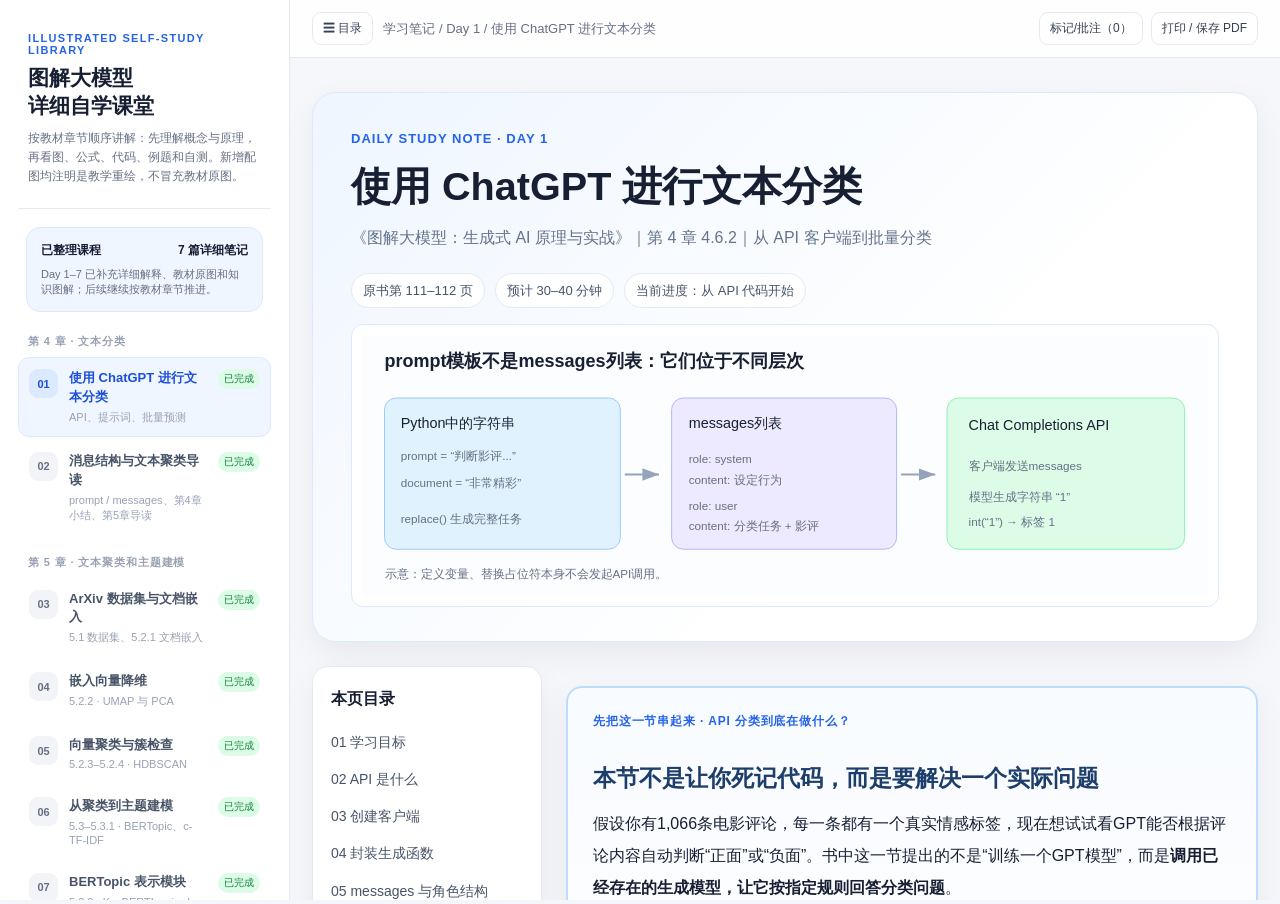
<file: index.html>
<!doctype html>
<html lang="zh-CN">
<head>
<meta charset="utf-8"><meta name="viewport" content="width=device-width, initial-scale=1">
<title>图解大模型｜每日学习网站</title>
<style>
:root{--bg:#f4f6fb;--panel:#fff;--ink:#172033;--muted:#667085;--line:#e5eaf2;--blue:#2563eb;--blue-soft:#eff6ff;--shadow:0 10px 30px rgba(15,23,42,.06)}
*{box-sizing:border-box}html,body{margin:0;height:100%;font-family:-apple-system,BlinkMacSystemFont,"Segoe UI","PingFang SC","Microsoft YaHei",sans-serif;color:var(--ink);background:var(--bg)}
.app{height:100vh;display:grid;grid-template-columns:290px minmax(0,1fr)}
aside{background:var(--panel);border-right:1px solid var(--line);padding:24px 18px;overflow:auto}
.brand{padding:8px 10px 22px;border-bottom:1px solid var(--line)}.eyebrow{font-size:11px;letter-spacing:.12em;color:var(--blue);font-weight:800}.brand h1{font-size:21px;line-height:1.35;margin:8px 0}.brand p{font-size:12px;color:var(--muted);line-height:1.6;margin:0}
.progress{margin:18px 8px 22px;padding:14px;border:1px solid #dbeafe;background:var(--blue-soft);border-radius:14px}.progress-top{display:flex;justify-content:space-between;font-size:12px;font-weight:700}.bar{height:6px;border-radius:99px;background:#dbeafe;margin-top:10px;overflow:hidden}.bar span{display:block;width:50%;height:100%;background:var(--blue);border-radius:99px}
.group-title{margin:20px 10px 8px;color:#98a2b3;font-size:11px;font-weight:800;letter-spacing:.08em}.nav{display:flex;align-items:flex-start;gap:11px;text-decoration:none;color:#475467;padding:11px 10px;margin:3px 0;border-radius:11px;border:1px solid transparent;cursor:pointer;width:100%;text-align:left;background:transparent;font:inherit}.nav:hover{background:#f8fafc}.nav.active{background:var(--blue-soft);border-color:#dbeafe;color:#1d4ed8}.num{flex:0 0 29px;height:29px;border-radius:9px;background:#f2f4f7;display:grid;place-items:center;font-size:11px;font-weight:800;color:#667085}.active .num{background:#dbeafe;color:#1d4ed8}.nav-text{min-width:0;flex:1}.nav-text strong{display:block;font-size:13px;line-height:1.45}.nav-text small{display:block;font-size:11px;color:#98a2b3;margin-top:3px}.status{font-size:10px;color:#15803d;background:#dcfce7;padding:3px 6px;border-radius:99px;white-space:nowrap}
main{min-width:0;display:flex;flex-direction:column;height:100vh}.topbar{height:58px;flex:0 0 58px;background:rgba(255,255,255,.9);border-bottom:1px solid var(--line);display:flex;align-items:center;justify-content:space-between;padding:0 22px;gap:12px}.crumb{font-size:13px;color:var(--muted)}.top-actions{display:flex;gap:8px}.top-actions a{font-size:12px;color:#344054;text-decoration:none;border:1px solid var(--line);border-radius:9px;padding:7px 10px;background:#fff}.viewer{flex:1;min-height:0;position:relative}iframe{width:100%;height:100%;border:0;background:#f5f7fb}.empty{height:100%;display:none;align-items:center;justify-content:center;padding:30px}.empty-card{max-width:520px;background:white;border:1px solid var(--line);border-radius:22px;padding:34px;box-shadow:var(--shadow);text-align:center}.empty-card .big{font-size:38px}.empty-card h2{margin:12px 0 8px;font-size:22px}.empty-card p{color:var(--muted);line-height:1.8;font-size:14px}.mobile-menu{display:none}
@media(max-width:820px){.app{grid-template-columns:1fr}aside{height:auto;max-height:42vh;border-right:0;border-bottom:1px solid var(--line);padding:12px 14px}.brand{padding:6px 6px 12px}.brand h1{font-size:18px;margin:5px 0}.progress{margin:10px 4px}.group-title{margin-top:12px}.nav-list{display:grid;grid-template-columns:1fr 1fr;gap:2px}.nav{padding:8px 6px}.nav-text strong{font-size:12px}main{height:58vh;min-height:400px}.topbar{height:48px;flex-basis:48px;padding:0 12px}.top-actions a{padding:6px 8px}}

.app{transition:grid-template-columns .22s ease}.app.sidebar-collapsed{grid-template-columns:0 minmax(0,1fr)}
.app.sidebar-collapsed aside{padding-left:0;padding-right:0;border-right:0;overflow:hidden;visibility:hidden}
.topbar .left-actions{display:flex;align-items:center;gap:10px;min-width:0}
.topbar button{font:inherit;cursor:pointer;border:1px solid var(--line);background:#fff;color:#344054;border-radius:9px;padding:7px 10px;font-size:12px;white-space:nowrap}
.topbar button:hover{background:#f8fafc}
#notesPanel{position:fixed;inset:0;z-index:100000;background:rgba(15,23,42,.28);display:none;justify-content:flex-end}
#notesPanel.open{display:flex}
.notes-drawer{height:100%;width:min(430px,100vw);background:#fff;box-shadow:-12px 0 40px rgba(15,23,42,.16);display:flex;flex-direction:column}
.notes-head{padding:18px 20px;border-bottom:1px solid var(--line);display:flex;align-items:center;justify-content:space-between;gap:12px}
.notes-head h2{font-size:17px;margin:0}.notes-head button{border:0;background:transparent;font-size:24px;cursor:pointer;color:#667085}
.notes-body{padding:14px 16px;overflow:auto;flex:1}.note-item{border:1px solid var(--line);border-radius:13px;padding:13px;margin-bottom:10px;background:#fff}
.note-item .quote{font-size:12px;color:#667085;background:#f8fafc;border-radius:8px;padding:8px;margin:0 0 9px;max-height:70px;overflow:auto}
.note-item .body{white-space:pre-wrap;overflow-wrap:anywhere;font-size:14px;line-height:1.65}
.note-item .meta{font-size:11px;color:#98a2b3;margin-top:9px}.note-item .actions{display:flex;gap:8px;margin-top:10px}
.note-item button,.notes-tools button{border:1px solid var(--line);background:#fff;border-radius:8px;padding:6px 9px;font-size:12px;cursor:pointer;color:#344054}
.note-item button.jump{color:#1d4ed8;border-color:#bfdbfe;background:#eff6ff}
.notes-tools{display:flex;gap:8px;padding:12px 16px;border-top:1px solid var(--line)}
.empty-notes{padding:30px 12px;text-align:center;color:#98a2b3;font-size:13px;line-height:1.8}
@media(max-width:820px){.app{grid-template-columns:1fr}.app.sidebar-collapsed{grid-template-columns:1fr}aside{transition:max-height .2s,padding .2s}.app.sidebar-collapsed aside{display:none}main{height:100vh;min-height:0}.topbar{height:54px;flex-basis:54px}.crumb{overflow:hidden;text-overflow:ellipsis;white-space:nowrap}}

</style></head>
<body>
<div class="app">
<aside>
  <div class="brand"><div class="eyebrow">ILLUSTRATED SELF-STUDY LIBRARY</div><h1>图解大模型<br>详细自学课堂</h1><p>按教材章节顺序讲解：先理解概念与原理，再看图、公式、代码、例题和自测。新增配图均注明是教学重绘，不冒充教材原图。</p></div>
  <div class="progress"><div class="progress-top"><span>已整理课程</span><span>7 篇详细笔记</span></div><div style="font-size:11px;color:#667085;margin-top:8px">Day 1–7 已补充详细解释、教材原图和知识图解；后续继续按教材章节推进。</div></div>
  <div class="group-title">第 4 章 · 文本分类</div>
  <div class="nav-list">
    <button class="nav active" data-day="1"><span class="num">01</span><span class="nav-text"><strong>使用 ChatGPT 进行文本分类</strong><small>API、提示词、批量预测</small></span><span class="status">已完成</span></button>
    <button class="nav" data-day="2"><span class="num">02</span><span class="nav-text"><strong>消息结构与文本聚类导读</strong><small>prompt / messages、第4章小结、第5章导读</small></span><span class="status">已完成</span></button>
  </div>
  <div class="group-title">第 5 章 · 文本聚类和主题建模</div>
  <div class="nav-list">
    <button class="nav" data-day="3"><span class="num">03</span><span class="nav-text"><strong>ArXiv 数据集与文档嵌入</strong><small>5.1 数据集、5.2.1 文档嵌入</small></span><span class="status">已完成</span></button>
    <button class="nav" data-day="4"><span class="num">04</span><span class="nav-text"><strong>嵌入向量降维</strong><small>5.2.2 · UMAP 与 PCA</small></span><span class="status">已完成</span></button>
    <button class="nav" data-day="5"><span class="num">05</span><span class="nav-text"><strong>向量聚类与簇检查</strong><small>5.2.3–5.2.4 · HDBSCAN</small></span><span class="status">已完成</span></button>
    <button class="nav" data-day="6"><span class="num">06</span><span class="nav-text"><strong>从聚类到主题建模</strong><small>5.3–5.3.1 · BERTopic、c-TF-IDF</small></span><span class="status">已完成</span></button>
    <button class="nav" data-day="7"><span class="num">07</span><span class="nav-text"><strong>BERTopic 表示模块</strong><small>5.3.2 · KeyBERTInspired、MMR</small></span><span class="status">已完成</span></button>
  </div>
  <div class="group-title">教材原图 · 独立图册</div>
  <div class="nav-list"><a href="教材原图对照学习.html" target="_blank" rel="noopener" style="display:block;text-decoration:none;color:#1d4ed8;padding:11px 12px;border:1px solid #bfdbfe;border-radius:11px;background:#eff6ff;margin-bottom:12px;font-size:13px;font-weight:700">查看原书图4-22、4-23及图5-1至5-17（19张）</a></div>
  <div class="group-title">后续章节</div>
  <div style="margin:8px 10px 18px;font-size:12px;color:#667085;line-height:1.8">第6章 提示工程<br>第7章 高级文本生成<br>第8章 语义搜索与RAG<br>第9章 多模态LLM<br>第10–12章 模型训练与微调<br><span style="font-size:11px">按原书顺序学习后再添加可点击笔记。</span></div>
</aside>
<main>
  <div class="topbar"><div class="left-actions"><button id="sidebarToggle" type="button" aria-label="收起或展开目录">☰ 目录</button><div class="crumb" id="crumb">学习笔记 / Day 1 / 使用 ChatGPT 进行文本分类</div></div><div class="top-actions"><button id="openNotes" type="button"><span id="openNotesLabel">标记/批注</span>（<span id="noteCount">0</span>）</button><a href="javascript:window.print()">打印 / 保存 PDF</a></div></div>
  <div class="viewer" id="viewer">
    <iframe id="noteFrame" title="Day 1 学习笔记" srcdoc="&lt;!doctype html&gt;
&lt;html lang=&quot;zh-CN&quot;&gt;
&lt;head&gt;
&lt;meta charset=&quot;utf-8&quot;&gt;
&lt;meta name=&quot;viewport&quot; content=&quot;width=device-width, initial-scale=1&quot;&gt;
&lt;title&gt;每日学习笔记 Day 1｜使用 ChatGPT 进行文本分类&lt;/title&gt;
&lt;style&gt;
:root{--bg:#f5f7fb;--paper:#fff;--ink:#172033;--muted:#64748b;--line:#e5eaf2;--blue:#2563eb;--bluebg:#eff6ff;--green:#15803d;--greenbg:#f0fdf4;--amber:#a16207;--amberbg:#fffbeb;--code:#111827;--shadow:0 12px 32px rgba(15,23,42,.06)}
*{box-sizing:border-box}html{scroll-behavior:smooth}body{margin:0;background:var(--bg);color:var(--ink);font:16px/1.8 -apple-system,BlinkMacSystemFont,&quot;Segoe UI&quot;,&quot;PingFang SC&quot;,&quot;Hiragino Sans GB&quot;,&quot;Microsoft YaHei&quot;,sans-serif}
.wrap{max-width:1060px;margin:0 auto;padding:34px 22px 72px}.hero{background:linear-gradient(135deg,#eff6ff,#fff 65%);border:1px solid #dbeafe;border-radius:24px;padding:34px 38px;box-shadow:var(--shadow)}.eyebrow{font-size:13px;letter-spacing:.08em;color:var(--blue);font-weight:700}.hero h1{font-size:clamp(28px,4vw,40px);line-height:1.25;margin:12px 0}.sub{color:var(--muted);margin:0}.meta{display:flex;gap:10px;flex-wrap:wrap;margin-top:20px}.pill{font-size:13px;padding:5px 11px;border-radius:999px;background:#fff;border:1px solid var(--line);color:#475569}
.layout{display:grid;grid-template-columns:230px minmax(0,1fr);gap:24px;margin-top:24px}.toc{position:sticky;top:18px;align-self:start;background:var(--paper);border:1px solid var(--line);border-radius:16px;padding:18px;box-shadow:var(--shadow)}.toc strong{display:block;margin-bottom:10px}.toc a{display:block;text-decoration:none;color:#475569;font-size:14px;padding:6px 0}.toc a:hover{color:var(--blue)}main{min-width:0}.card{background:var(--paper);border:1px solid var(--line);border-radius:18px;padding:26px 28px;margin-bottom:18px;box-shadow:var(--shadow)}h2{font-size:23px;margin:0 0 14px;line-height:1.4}h3{font-size:18px;margin:22px 0 8px}p{margin:10px 0}ul,ol{padding-left:1.4em}li{margin:5px 0}.muted{color:var(--muted)}.small{font-size:13px;color:var(--muted)}.callout{padding:15px 17px;border-radius:12px;background:var(--bluebg);border-left:4px solid var(--blue);margin:14px 0}.good{background:var(--greenbg);border-left-color:var(--green)}.warn{background:var(--amberbg);border-left-color:#d97706}.grid2{display:grid;grid-template-columns:1fr 1fr;gap:14px}.mini{border:1px solid var(--line);border-radius:14px;padding:16px;background:#fff}.mini h3{margin:0 0 6px}.tag{font-size:12px;font-weight:700;color:var(--blue)}pre{background:var(--code);color:#e5e7eb;padding:18px;border-radius:13px;overflow:auto;font-size:13px;line-height:1.65;margin:12px 0}code{font-family:ui-monospace,SFMono-Regular,Menlo,Consolas,monospace}p code,li code{background:#f1f5f9;color:#0f172a;padding:2px 5px;border-radius:5px}table{border-collapse:collapse;width:100%;margin:12px 0;font-size:14px}th,td{padding:10px 12px;border-bottom:1px solid var(--line);text-align:left}th{background:#f8fafc;color:#334155}.flow{display:flex;align-items:stretch;gap:9px;flex-wrap:wrap;margin:16px 0}.step{flex:1 1 130px;border:1px solid var(--line);border-radius:12px;padding:13px;text-align:center;background:#fff}.arrow{align-self:center;color:#94a3b8;font-size:22px}.qa{border:1px solid var(--line);border-radius:12px;padding:15px;margin:10px 0}.qa summary{cursor:pointer;font-weight:650}.answer{color:#475569;margin-top:9px}.footer{color:var(--muted);font-size:13px;text-align:center;padding:22px}.btn{display:inline-block;text-decoration:none;border:1px solid #bfdbfe;color:#1d4ed8;background:#eff6ff;padding:8px 13px;border-radius:9px;font-size:13px}@media(max-width:800px){.layout{grid-template-columns:1fr}.toc{position:static}.grid2{grid-template-columns:1fr}.hero{padding:26px 22px}.card{padding:21px 19px}.arrow{display:none}}@media print{body{background:#fff}.wrap{max-width:none;padding:0}.hero,.card,.toc{box-shadow:none}.layout{display:block}.toc{display:none}.card{break-inside:avoid}.hero{margin-bottom:18px}.btn{display:none}}

/* Selection actions: highlight and annotation are visually distinct */
.annotation-mark{display:inline;border-radius:2px;padding:0;box-decoration-break:clone;-webkit-box-decoration-break:clone}
.annotation-highlight{background:#ffe89a!important;color:inherit!important;text-decoration:none!important;box-shadow:none!important;cursor:inherit}
.annotation-underline{background:transparent!important;color:inherit!important;text-decoration:underline!important;text-decoration-color:#2563eb!important;text-decoration-thickness:1.5px!important;text-underline-offset:3px!important;cursor:pointer}
.annotation-underline:hover{text-decoration-thickness:2px!important}
.annotation-ui{font:14px/1.5 -apple-system,BlinkMacSystemFont,&quot;Segoe UI&quot;,&quot;PingFang SC&quot;,&quot;Microsoft YaHei&quot;,sans-serif;color:#172033}
.annotation-toolbar{position:fixed;z-index:99999;display:none;align-items:center;gap:6px;padding:6px;background:#fff;border:1px solid #dbe3ef;border-radius:12px;box-shadow:0 8px 24px rgba(15,23,42,.2);width:max-content;max-width:calc(100vw - 16px)}
.annotation-toolbar button{border:1px solid #d0d5dd;background:#fff;border-radius:8px;padding:7px 11px;cursor:pointer;font-family:inherit;font-size:13px;font-weight:600;line-height:1.3;white-space:nowrap}
.annotation-toolbar #makeHighlight{background:#fff4c2;border-color:#e6c65c}
.annotation-toolbar #makeAnnotation{background:#eff6ff;border-color:#93c5fd;color:#1d4ed8}
#annotationToolbarStatus{font-size:11px;color:#b45309;max-width:180px}
#annotationEditor,#annotationBubble{position:fixed;z-index:99998;display:none;right:18px;bottom:18px;width:min(360px,calc(100vw - 36px));background:#fff;border:1px solid #dbe3ef;border-radius:16px;padding:15px;box-shadow:0 16px 45px rgba(15,23,42,.2)}
#annotationEditor h3,#annotationBubble h3{font-size:15px;margin:0 0 8px}
#annotationEditor textarea{width:100%;min-height:110px;resize:vertical;border:1px solid #d0d5dd;border-radius:10px;padding:10px;font:14px/1.6 inherit;outline:none}
#annotationEditor textarea:focus{border-color:#2563eb;box-shadow:0 0 0 3px #dbeafe}
.annotation-buttons{display:flex;justify-content:flex-end;gap:8px;margin-top:10px}
.annotation-buttons button{border:1px solid #d0d5dd;background:#fff;border-radius:9px;padding:7px 11px;cursor:pointer;font:inherit}
.annotation-buttons .primary{background:#2563eb;border-color:#2563eb;color:#fff}
#annotationBubble .quote{font-size:12px;color:#64748b;background:#f8fafc;padding:8px;border-radius:8px;margin:8px 0;max-height:72px;overflow:auto}
#annotationBubble .note-body{white-space:pre-wrap;overflow-wrap:anywhere}
@media(max-width:650px){#annotationEditor,#annotationBubble{right:10px;bottom:10px;width:calc(100vw - 20px)}}
&lt;/style&gt;
&lt;link rel=&quot;stylesheet&quot; href=&quot;annotations.css&quot;&gt;
&lt;link rel=&quot;stylesheet&quot; href=&quot;lesson-expanded.css&quot;&gt;
&lt;/head&gt;
&lt;body data-study-day=&quot;1&quot;&gt;
&lt;div class=&quot;wrap&quot;&gt;
&lt;header class=&quot;hero&quot;&gt;
  &lt;div class=&quot;eyebrow&quot;&gt;DAILY STUDY NOTE · DAY 1&lt;/div&gt;
  &lt;h1&gt;使用 ChatGPT 进行文本分类&lt;/h1&gt;
  &lt;p class=&quot;sub&quot;&gt;《图解大模型：生成式 AI 原理与实战》｜第 4 章 4.6.2｜从 API 客户端到批量分类&lt;/p&gt;
  &lt;div class=&quot;meta&quot;&gt;&lt;span class=&quot;pill&quot;&gt;原书第 111–112 页&lt;/span&gt;&lt;span class=&quot;pill&quot;&gt;预计 30–40 分钟&lt;/span&gt;&lt;span class=&quot;pill&quot;&gt;当前进度：从 API 代码开始&lt;/span&gt;&lt;/div&gt;
&lt;div class=&quot;study-diagram-preview&quot; style=&quot;margin-top:16px;padding:10px;background:white;border:1px solid #dbeafe;border-radius:12px&quot;&gt;&lt;img src=&quot;data:image/svg+xml;charset=utf-8,%3Csvg%20xmlns%3D%22http%3A%2F%2Fwww.w3.org%2F2000%2Fsvg%22%20viewBox%3D%220%200%20940%20290%22%20width%3D%22940%22%20height%3D%22290%22%20role%3D%22img%22%3E%3Cdefs%3E%3Cstyle%3E.t%7Bfont%3A16px%20'PingFang%20SC'%2C'Microsoft%20YaHei'%2CArial%2Csans-serif%3Bfill%3A%23172033%7D.s%7Bfont%3A13px%20'PingFang%20SC'%2C'Microsoft%20YaHei'%2CArial%2Csans-serif%3Bfill%3A%23667085%7D.h%7Bfont%3Abold%2020px%20'PingFang%20SC'%2C'Microsoft%20YaHei'%2CArial%2Csans-serif%3Bfill%3A%23172033%7D.a%7Bstroke%3A%2394a3b8%3Bstroke-width%3A2.3%3Bfill%3Anone%3Bmarker-end%3Aurl(%23arrow)%7D%3C%2Fstyle%3E%3Cmarker%20id%3D%22arrow%22%20markerWidth%3D%2210%22%20markerHeight%3D%2210%22%20refX%3D%228%22%20refY%3D%223%22%20orient%3D%22auto%22%3E%3Cpath%20d%3D%22M0%200L8%203L0%206%22%20fill%3D%22%2394a3b8%22%2F%3E%3C%2Fmarker%3E%3C%2Fdefs%3E%3Crect%20width%3D%22940%22%20height%3D%22290%22%20fill%3D%22%23fbfdff%22%2F%3E%0A%3Ctext%20class%3D%22h%22%20x%3D%2225%22%20y%3D%2236%22%3Eprompt%E6%A8%A1%E6%9D%BF%E4%B8%8D%E6%98%AFmessages%E5%88%97%E8%A1%A8%EF%BC%9A%E5%AE%83%E4%BB%AC%E4%BD%8D%E4%BA%8E%E4%B8%8D%E5%90%8C%E5%B1%82%E6%AC%A1%3C%2Ftext%3E%0A%3Crect%20x%3D%2225%22%20y%3D%2270%22%20rx%3D%2213%22%20width%3D%22262%22%20height%3D%22168%22%20fill%3D%22%23e0f2fe%22%20stroke%3D%22%2393c5fd%22%2F%3E%3Ctext%20class%3D%22t%22%20x%3D%2243%22%20y%3D%22103%22%20font-weight%3D%22bold%22%3EPython%E4%B8%AD%E7%9A%84%E5%AD%97%E7%AC%A6%E4%B8%B2%3C%2Ftext%3E%0A%3Ctext%20class%3D%22s%22%20x%3D%2243%22%20y%3D%22139%22%3Eprompt%20%3D%20%E2%80%9C%E5%88%A4%E6%96%AD%E5%BD%B1%E8%AF%84...%E2%80%9D%3C%2Ftext%3E%3Ctext%20class%3D%22s%22%20x%3D%2243%22%20y%3D%22169%22%3Edocument%20%3D%20%E2%80%9C%E9%9D%9E%E5%B8%B8%E7%B2%BE%E5%BD%A9%E2%80%9D%3C%2Ftext%3E%0A%3Ctext%20class%3D%22s%22%20x%3D%2243%22%20y%3D%22209%22%3Ereplace()%20%E7%94%9F%E6%88%90%E5%AE%8C%E6%95%B4%E4%BB%BB%E5%8A%A1%3C%2Ftext%3E%0A%3Cpath%20class%3D%22a%22%20d%3D%22M292%20155H330%22%2F%3E%0A%3Crect%20x%3D%22344%22%20y%3D%2270%22%20rx%3D%2213%22%20width%3D%22250%22%20height%3D%22168%22%20fill%3D%22%23ede9fe%22%20stroke%3D%22%23a5b4fc%22%2F%3E%3Ctext%20class%3D%22t%22%20x%3D%22363%22%20y%3D%22103%22%20font-weight%3D%22bold%22%3Emessages%E5%88%97%E8%A1%A8%3C%2Ftext%3E%0A%3Ctext%20class%3D%22s%22%20x%3D%22363%22%20y%3D%22142%22%3Erole%3A%20system%3C%2Ftext%3E%3Ctext%20class%3D%22s%22%20x%3D%22363%22%20y%3D%22166%22%3Econtent%3A%20%E8%AE%BE%E5%AE%9A%E8%A1%8C%E4%B8%BA%3C%2Ftext%3E%0A%3Ctext%20class%3D%22s%22%20x%3D%22363%22%20y%3D%22194%22%3Erole%3A%20user%3C%2Ftext%3E%3Ctext%20class%3D%22s%22%20x%3D%22363%22%20y%3D%22217%22%3Econtent%3A%20%E5%88%86%E7%B1%BB%E4%BB%BB%E5%8A%A1%20%2B%20%E5%BD%B1%E8%AF%84%3C%2Ftext%3E%0A%3Cpath%20class%3D%22a%22%20d%3D%22M599%20155H637%22%2F%3E%0A%3Crect%20x%3D%22650%22%20y%3D%2270%22%20rx%3D%2213%22%20width%3D%22264%22%20height%3D%22168%22%20fill%3D%22%23dcfce7%22%20stroke%3D%22%2386efac%22%2F%3E%3Ctext%20class%3D%22t%22%20x%3D%22674%22%20y%3D%22106%22%20font-weight%3D%22bold%22%3EChat%20Completions%20API%3C%2Ftext%3E%3Ctext%20class%3D%22s%22%20x%3D%22674%22%20y%3D%22150%22%3E%E5%AE%A2%E6%88%B7%E7%AB%AF%E5%8F%91%E9%80%81messages%3C%2Ftext%3E%3Ctext%20class%3D%22s%22%20x%3D%22674%22%20y%3D%22184%22%3E%E6%A8%A1%E5%9E%8B%E7%94%9F%E6%88%90%E5%AD%97%E7%AC%A6%E4%B8%B2%20%E2%80%9C1%E2%80%9D%3C%2Ftext%3E%3Ctext%20class%3D%22s%22%20x%3D%22674%22%20y%3D%22212%22%3Eint(%E2%80%9C1%E2%80%9D)%20%E2%86%92%20%E6%A0%87%E7%AD%BE%201%3C%2Ftext%3E%0A%3Ctext%20class%3D%22s%22%20x%3D%2225%22%20y%3D%22270%22%3E%E7%A4%BA%E6%84%8F%EF%BC%9A%E5%AE%9A%E4%B9%89%E5%8F%98%E9%87%8F%E3%80%81%E6%9B%BF%E6%8D%A2%E5%8D%A0%E4%BD%8D%E7%AC%A6%E6%9C%AC%E8%BA%AB%E4%B8%8D%E4%BC%9A%E5%8F%91%E8%B5%B7API%E8%B0%83%E7%94%A8%E3%80%82%3C%2Ftext%3E%3C%2Fsvg%3E&quot; alt=&quot;Day 1 核心知识图解&quot; style=&quot;display:block;width:100%;height:auto;max-height:340px;object-fit:contain&quot;&gt;&lt;/div&gt;&lt;/header&gt;
&lt;div class=&quot;layout&quot;&gt;
&lt;nav class=&quot;toc&quot;&gt;
  &lt;strong&gt;本页目录&lt;/strong&gt;
  &lt;a href=&quot;#goal&quot;&gt;01 学习目标&lt;/a&gt;&lt;a href=&quot;#api&quot;&gt;02 API 是什么&lt;/a&gt;&lt;a href=&quot;#client&quot;&gt;03 创建客户端&lt;/a&gt;&lt;a href=&quot;#function&quot;&gt;04 封装生成函数&lt;/a&gt;&lt;a href=&quot;#messages&quot;&gt;05 messages 与角色结构&lt;/a&gt;&lt;a href=&quot;#prompt&quot;&gt;06 分类提示词模板&lt;/a&gt;&lt;a href=&quot;#batch&quot;&gt;07 批量预测&lt;/a&gt;&lt;a href=&quot;#evaluate&quot;&gt;08 提取标签与评估&lt;/a&gt;&lt;a href=&quot;#cautions&quot;&gt;09 成本与限制&lt;/a&gt;&lt;a href=&quot;#summary&quot;&gt;10 全流程总结&lt;/a&gt;&lt;a href=&quot;#check&quot;&gt;11 自测&lt;/a&gt;&lt;a href=&quot;#extra-prompt&quot;&gt;12 prompt / messages 补充&lt;/a&gt;
&lt;/nav&gt;
&lt;main&gt;
&lt;section class=&quot;card study-longread study-story&quot; id=&quot;learning-thread&quot;&gt;&lt;div class=&quot;kicker&quot;&gt;先把这一节串起来 · API 分类到底在做什么？&lt;/div&gt;
&lt;h2&gt;本节不是让你死记代码，而是要解决一个实际问题&lt;/h2&gt;
&lt;p&gt;假设你有1,066条电影评论，每一条都有一个真实情感标签，现在想试试看GPT能否根据评论内容自动判断“正面”或“负面”。书中这一节提出的不是“训练一个GPT模型”，而是&lt;b&gt;调用已经存在的生成模型，让它按指定规则回答分类问题&lt;/b&gt;。&lt;/p&gt;
&lt;h3&gt;第一个新概念：API（应用程序编程接口）&lt;/h3&gt;
&lt;p&gt;API 可以理解为程序与某项服务交流的约定方式。你不需要在本地运行模型的全部参数，而是由Python程序将任务发送给模型服务，再接收结果。书中的 &lt;code&gt;client&lt;/code&gt; 叫作客户端：它是你在本地用于发起API请求的对象，并不是模型本身。&lt;/p&gt;
&lt;h3&gt;为什么有了客户端，还不能马上分类？&lt;/h3&gt;
&lt;p&gt;因为模型要知道“你的任务是什么、要看哪一条评论、应该按什么格式回答”。因此出现第二个新概念：&lt;b&gt;提示词（Prompt）&lt;/b&gt;。在本书代码中，&lt;code&gt;prompt&lt;/code&gt; 是可以反复使用的字符串模板；&lt;code&gt;document&lt;/code&gt; 则是每次需要分类的具体影评。&lt;/p&gt;
&lt;p&gt;例如先准备 &lt;code&gt;prompt=&quot;判断影评：[DOCUMENT]；正面为1，负面为0。&quot;&lt;/code&gt;，再准备 &lt;code&gt;document=&quot;电影非常精彩。&quot;&lt;/code&gt;。用 &lt;code&gt;replace&lt;/code&gt; 把占位符换成实际影评，才得到完整任务。但这仍只是Python内存中的一段文字，还没有调用模型。&lt;/p&gt;
&lt;h3&gt;第三个新概念：messages、role 和 content&lt;/h3&gt;
&lt;p&gt;为什么不直接把 &lt;code&gt;prompt&lt;/code&gt; 发送出去？因为书中调用的聊天接口使用&lt;b&gt;结构化消息列表&lt;/b&gt;：&lt;code&gt;messages&lt;/code&gt;。列表里的每个元素都像一张便签，有 &lt;code&gt;role&lt;/code&gt;（谁在说话）和 &lt;code&gt;content&lt;/code&gt;（说了什么）。&lt;code&gt;system&lt;/code&gt; 通常承载整体行为要求；&lt;code&gt;user&lt;/code&gt; 承载当前任务和影评。&lt;/p&gt;
&lt;div class=&quot;explain&quot;&gt;&lt;b&gt;层次关系：&lt;/b&gt;原始影评 &lt;code&gt;document&lt;/code&gt; → 填入 &lt;code&gt;prompt&lt;/code&gt; 模板 → 形成完整分类指令 → 放入一条 &lt;code&gt;user&lt;/code&gt; 消息 → 和 &lt;code&gt;system&lt;/code&gt; 消息一起组成 &lt;code&gt;messages&lt;/code&gt; → API请求。这不是五次模型计算，而是一次请求前的组织过程。&lt;/div&gt;
&lt;h3&gt;第四个新概念：生成结果为什么是字符串？&lt;/h3&gt;
&lt;p&gt;GPT是生成模型，因此对于这道分类题，它实际上在按照任务指令生成一个文本答案，例如 &lt;code&gt;&quot;1&quot;&lt;/code&gt;。要和测试集的整数标签比较，程序才需要使用 &lt;code&gt;int()&lt;/code&gt; 把字符串转换成整数。这一步属于&lt;b&gt;输出后处理&lt;/b&gt;，并不是模型内部分类头自动返回了Python整数。&lt;/p&gt;
&lt;h3&gt;最后为什么要算F1？&lt;/h3&gt;
&lt;p&gt;到这里，我们只获得了预测值，还不知道模型分类得准不准。于是要把模型输出和测试集中的真实标签比较。&lt;b&gt;Precision（精确率）&lt;/b&gt;表示预测为某类的样本有多少真正属于该类；&lt;b&gt;Recall（召回率）&lt;/b&gt;表示真正属于该类的样本有多少被找到；&lt;b&gt;F1&lt;/b&gt;综合这两项，适合帮助我们评估分类表现。原书在这组实验中得到约0.91的F1，并提醒闭源模型训练数据未知，测试集可能存在数据污染风险。&lt;/p&gt;
&lt;div class=&quot;warn&quot;&gt;&lt;b&gt;注意时间背景：&lt;/b&gt;这一节以原书中的GPT-3.5 API代码为研究对象。它是对书中实验流程的理解，不保证书中旧模型名称在今天依旧可直接调用。&lt;/div&gt;
&lt;h2&gt;完整逻辑一句话&lt;/h2&gt;
&lt;p&gt;&lt;b&gt;定义任务（Prompt）→ 组织消息（messages）→ 发送请求（API）→ 解析结果（字符串转标签）→ 和真实标签比较（Precision/Recall/F1）。&lt;/b&gt;以后出现新的代码，请先问它属于哪一个环节，为什么上一环节还不够。&lt;/p&gt;
&lt;p class=&quot;page-ref&quot;&gt;依据原书第4章4.6.2及4.7，示例句子为教学扩展。&lt;/p&gt;&lt;/section&gt;
&lt;section class=&quot;card&quot; id=&quot;goal&quot;&gt;
&lt;h2&gt;01｜今天的学习目标&lt;/h2&gt;
&lt;p&gt;从你当前截图的位置开始，理解书中如何通过 OpenAI API 调用 GPT 模型，对电影评论进行正面/负面分类。&lt;/p&gt;
&lt;ul&gt;&lt;li&gt;理解 API 调用与本地加载模型的区别。&lt;/li&gt;&lt;li&gt;看懂客户端、提示词模板和消息列表。&lt;/li&gt;&lt;li&gt;理解模型如何返回分类标签。&lt;/li&gt;&lt;li&gt;理解如何批量处理测试集，并评估分类结果。&lt;/li&gt;&lt;/ul&gt;
&lt;div class=&quot;callout&quot;&gt;&lt;b&gt;本节核心：&lt;/b&gt;这里不是重新训练 GPT-3.5，而是通过 API 把待分类文本和任务指令发送给已经部署好的模型，让它直接生成分类标签。&lt;/div&gt;
&lt;/section&gt;
&lt;section class=&quot;card&quot; id=&quot;api&quot;&gt;
&lt;h2&gt;02｜API 是什么？&lt;/h2&gt;
&lt;p&gt;API（应用程序编程接口）可以理解为程序访问某项服务的入口。书中这一节通过 API 使用 GPT-3.5，不需要把 GPT-3.5 的模型权重下载到自己的电脑上。&lt;/p&gt;
&lt;div class=&quot;grid2&quot;&gt;
 &lt;div class=&quot;mini&quot;&gt;&lt;div class=&quot;tag&quot;&gt;本地加载开源模型&lt;/div&gt;&lt;h3&gt;模型在本地运行&lt;/h3&gt;&lt;p class=&quot;muted&quot;&gt;下载模型权重，由本地硬件执行推理。&lt;/p&gt;&lt;/div&gt;
 &lt;div class=&quot;mini&quot;&gt;&lt;div class=&quot;tag&quot;&gt;通过 API 使用模型&lt;/div&gt;&lt;h3&gt;模型在远程服务器运行&lt;/h3&gt;&lt;p class=&quot;muted&quot;&gt;本地程序发送请求，远程服务运行模型，再把结果返回。&lt;/p&gt;&lt;/div&gt;
&lt;/div&gt;
&lt;div class=&quot;callout good&quot;&gt;&lt;b&gt;记忆：&lt;/b&gt;API 的作用是让你的程序能够调用远程模型服务；它本身不是模型，也不负责训练模型。&lt;/div&gt;
&lt;/section&gt;
&lt;section class=&quot;card&quot; id=&quot;client&quot;&gt;
&lt;h2&gt;03｜创建 API 客户端&lt;/h2&gt;
&lt;p&gt;原书代码：&lt;/p&gt;
&lt;pre&gt;&lt;code&gt;import openai

# 创建客户端
client = openai.OpenAI(api_key=&quot;YOUR_KEY_HERE&quot;)&lt;/code&gt;&lt;/pre&gt;
&lt;ul&gt;
&lt;li&gt;&lt;code&gt;import openai&lt;/code&gt;：导入 OpenAI 的 Python SDK（软件开发工具包）。&lt;/li&gt;
&lt;li&gt;&lt;code&gt;openai.OpenAI(...)&lt;/code&gt;：创建客户端对象，后续通过它发送 API 请求。&lt;/li&gt;
&lt;li&gt;&lt;code&gt;api_key&lt;/code&gt;：API 密钥，用于请求身份验证。&lt;/li&gt;
&lt;li&gt;&lt;code&gt;YOUR_KEY_HERE&lt;/code&gt;：示例占位符，实际运行时应换成自己的密钥。&lt;/li&gt;
&lt;/ul&gt;
&lt;div class=&quot;callout warn&quot;&gt;&lt;b&gt;安全提醒：&lt;/b&gt;API Key 相当于访问凭证，不要把真实密钥贴到聊天、公开代码仓库或网页前端。实际项目中建议通过环境变量读取。&lt;/div&gt;
&lt;/section&gt;
&lt;section class=&quot;card&quot; id=&quot;function&quot;&gt;
&lt;h2&gt;04｜封装 chatgpt_generation 函数&lt;/h2&gt;
&lt;p&gt;书中把 API 调用封装成函数。这样每次只需要传入提示词和待分类文本，就能获得模型输出。&lt;/p&gt;
&lt;pre&gt;&lt;code&gt;def chatgpt_generation(prompt, document, model=&quot;gpt-3.5-turbo-0125&quot;):
    &quot;&quot;&quot;基于提示词和输入文档生成输出&quot;&quot;&quot;
    messages = [
        {
            &quot;role&quot;: &quot;system&quot;,
            &quot;content&quot;: &quot;You are a helpful assistant.&quot;
        },
        {
            &quot;role&quot;: &quot;user&quot;,
            &quot;content&quot;: prompt.replace(&quot;[DOCUMENT]&quot;, document)
        }
    ]
    chat_completion = client.chat.completions.create(
        messages=messages,
        model=model,
        temperature=0
    )
    return chat_completion.choices[0].message.content&lt;/code&gt;&lt;/pre&gt;
&lt;h3&gt;函数的三个参数&lt;/h3&gt;
&lt;table&gt;&lt;thead&gt;&lt;tr&gt;&lt;th&gt;参数&lt;/th&gt;&lt;th&gt;含义&lt;/th&gt;&lt;th&gt;例子&lt;/th&gt;&lt;/tr&gt;&lt;/thead&gt;&lt;tbody&gt;&lt;tr&gt;&lt;td&gt;&lt;code&gt;prompt&lt;/code&gt;&lt;/td&gt;&lt;td&gt;任务提示词模板&lt;/td&gt;&lt;td&gt;判断评论正面还是负面&lt;/td&gt;&lt;/tr&gt;&lt;tr&gt;&lt;td&gt;&lt;code&gt;document&lt;/code&gt;&lt;/td&gt;&lt;td&gt;实际待分类文本&lt;/td&gt;&lt;td&gt;这部电影非常精彩&lt;/td&gt;&lt;/tr&gt;&lt;tr&gt;&lt;td&gt;&lt;code&gt;model&lt;/code&gt;&lt;/td&gt;&lt;td&gt;指定调用的模型&lt;/td&gt;&lt;td&gt;书中的历史示例模型&lt;/td&gt;&lt;/tr&gt;&lt;/tbody&gt;&lt;/table&gt;
&lt;h3&gt;替换占位符&lt;/h3&gt;
&lt;pre&gt;&lt;code&gt;prompt.replace(&quot;[DOCUMENT]&quot;, document)&lt;/code&gt;&lt;/pre&gt;
&lt;p&gt;假设提示词模板中有 &lt;code&gt;[DOCUMENT]&lt;/code&gt;，实际文本是“这部电影非常精彩”。执行 &lt;code&gt;replace()&lt;/code&gt; 后，占位符就会被实际评论替换。&lt;/p&gt;
&lt;div class=&quot;callout&quot;&gt;提示词模板可以重复使用；每次调用函数时，只需要换入不同的 &lt;code&gt;document&lt;/code&gt;。&lt;/div&gt;
&lt;h3&gt;发送请求并取回文本&lt;/h3&gt;
&lt;pre&gt;&lt;code&gt;chat_completion = client.chat.completions.create(
    messages=messages,
    model=model,
    temperature=0
)

return chat_completion.choices[0].message.content&lt;/code&gt;&lt;/pre&gt;
&lt;ul&gt;&lt;li&gt;&lt;code&gt;messages&lt;/code&gt;：发送给模型的消息列表。&lt;/li&gt;&lt;li&gt;&lt;code&gt;model&lt;/code&gt;：指定模型。&lt;/li&gt;&lt;li&gt;&lt;code&gt;temperature=0&lt;/code&gt;：降低采样随机性，使输出通常更稳定；不应理解为任何情况下都绝对确定。&lt;/li&gt;&lt;li&gt;&lt;code&gt;choices[0].message.content&lt;/code&gt;：从 API 响应中取出第一个候选回答的文本内容。&lt;/li&gt;&lt;/ul&gt;
&lt;/section&gt;
&lt;section class=&quot;card&quot; id=&quot;messages&quot;&gt;
&lt;h2&gt;05｜messages：System 和 User 是什么？&lt;/h2&gt;
&lt;p&gt;你刚才问到“提示词结构”是什么意思。这里的结构指的是：发送给模型的消息可以带有不同角色，用来区分总体行为要求和当前任务。&lt;/p&gt;
&lt;div class=&quot;grid2&quot;&gt;
 &lt;div class=&quot;mini&quot;&gt;&lt;div class=&quot;tag&quot;&gt;SYSTEM · 系统消息&lt;/div&gt;&lt;h3&gt;设定整体行为&lt;/h3&gt;&lt;p&gt;例如：&lt;code&gt;You are a helpful assistant.&lt;/code&gt;&lt;/p&gt;&lt;p class=&quot;muted&quot;&gt;告诉模型总体上应以怎样的助手身份回应。&lt;/p&gt;&lt;/div&gt;
 &lt;div class=&quot;mini&quot;&gt;&lt;div class=&quot;tag&quot;&gt;USER · 用户消息&lt;/div&gt;&lt;h3&gt;提供具体任务&lt;/h3&gt;&lt;p&gt;例如：判断下面这条电影评论是正面还是负面，并按要求输出标签。&lt;/p&gt;&lt;p class=&quot;muted&quot;&gt;告诉模型这一次具体要做什么，并提供待处理文本。&lt;/p&gt;&lt;/div&gt;
&lt;/div&gt;
&lt;div class=&quot;flow&quot;&gt;&lt;div class=&quot;step&quot;&gt;&lt;b&gt;System&lt;/b&gt;&lt;br&gt;&lt;span class=&quot;small&quot;&gt;总体行为要求&lt;/span&gt;&lt;/div&gt;&lt;div class=&quot;arrow&quot;&gt;+&lt;/div&gt;&lt;div class=&quot;step&quot;&gt;&lt;b&gt;User&lt;/b&gt;&lt;br&gt;&lt;span class=&quot;small&quot;&gt;具体任务与文本&lt;/span&gt;&lt;/div&gt;&lt;div class=&quot;arrow&quot;&gt;→&lt;/div&gt;&lt;div class=&quot;step&quot;&gt;&lt;b&gt;模型&lt;/b&gt;&lt;br&gt;&lt;span class=&quot;small&quot;&gt;生成回答&lt;/span&gt;&lt;/div&gt;&lt;/div&gt;
&lt;div class=&quot;callout good&quot;&gt;&lt;b&gt;关键区别：&lt;/b&gt;&lt;code&gt;messages&lt;/code&gt; 是发送给模型的消息列表；&lt;code&gt;prompt&lt;/code&gt; 是程序中定义的任务提示词模板。二者不是同一个东西。书中代码把 system 和 user 两条消息放进 &lt;code&gt;messages&lt;/code&gt;。&lt;/div&gt;
&lt;/section&gt;
&lt;section class=&quot;card&quot; id=&quot;prompt&quot;&gt;
&lt;h2&gt;06｜创建分类提示词模板&lt;/h2&gt;
&lt;p&gt;原书要求模型完成一个二分类任务：判断输入文档是正面电影评论还是负面电影评论。&lt;/p&gt;
&lt;pre&gt;&lt;code&gt;prompt = &quot;&quot;&quot;Predict whether the following document is a positive or negative
movie review:

[DOCUMENT]

If it is positive return 1 and if it is negative return 0. Do not give any
other answers.
&quot;&quot;&quot;&lt;/code&gt;&lt;/pre&gt;
&lt;table&gt;&lt;thead&gt;&lt;tr&gt;&lt;th&gt;模型输出&lt;/th&gt;&lt;th&gt;标签含义&lt;/th&gt;&lt;/tr&gt;&lt;/thead&gt;&lt;tbody&gt;&lt;tr&gt;&lt;td&gt;&lt;code&gt;1&lt;/code&gt;&lt;/td&gt;&lt;td&gt;Positive review（正面评论）&lt;/td&gt;&lt;/tr&gt;&lt;tr&gt;&lt;td&gt;&lt;code&gt;0&lt;/code&gt;&lt;/td&gt;&lt;td&gt;Negative review（负面评论）&lt;/td&gt;&lt;/tr&gt;&lt;/tbody&gt;&lt;/table&gt;
&lt;p&gt;书中的示例输入：&lt;/p&gt;
&lt;pre&gt;&lt;code&gt;document = &quot;unpretentious , charming , quirky , original&quot;
chatgpt_generation(prompt, document)&lt;/code&gt;&lt;/pre&gt;
&lt;p&gt;这几个词大致表示：朴实、不矫饰；有魅力；古怪而有趣；独特、有创意。模型根据这些文本判断情感倾向。&lt;/p&gt;
&lt;div class=&quot;callout warn&quot;&gt;&lt;b&gt;为什么限制只输出 0 或 1？&lt;/b&gt;因为后续程序会执行 &lt;code&gt;int(pred)&lt;/code&gt;。如果模型返回一整句解释文字，就不能直接转换成整数。因此提示词要明确规定输出格式。&lt;/div&gt;
&lt;/section&gt;
&lt;section class=&quot;card&quot; id=&quot;batch&quot;&gt;
&lt;h2&gt;07｜对测试集批量预测&lt;/h2&gt;
&lt;p&gt;当函数和提示词准备好后，就可以遍历测试集中的文本，逐条调用模型。&lt;/p&gt;
&lt;pre&gt;&lt;code&gt;predictions = [
    chatgpt_generation(prompt, doc)
    for doc in tqdm(data[&quot;test&quot;][&quot;text&quot;])
]&lt;/code&gt;&lt;/pre&gt;
&lt;ul&gt;&lt;li&gt;&lt;code&gt;data[&quot;test&quot;][&quot;text&quot;]&lt;/code&gt;：测试集中的文本内容。&lt;/li&gt;&lt;li&gt;&lt;code&gt;for doc in ...&lt;/code&gt;：逐条取出一篇评论。&lt;/li&gt;&lt;li&gt;&lt;code&gt;chatgpt_generation(prompt, doc)&lt;/code&gt;：把当前评论传给 GPT 分类。&lt;/li&gt;&lt;li&gt;&lt;code&gt;tqdm(...)&lt;/code&gt;：显示遍历进度。&lt;/li&gt;&lt;li&gt;&lt;code&gt;predictions&lt;/code&gt;：保存每条评论对应的模型输出。&lt;/li&gt;&lt;/ul&gt;
&lt;div class=&quot;flow&quot;&gt;&lt;div class=&quot;step&quot;&gt;测试集第 1 条评论&lt;/div&gt;&lt;div class=&quot;arrow&quot;&gt;→&lt;/div&gt;&lt;div class=&quot;step&quot;&gt;调用 GPT 得到标签&lt;/div&gt;&lt;div class=&quot;arrow&quot;&gt;→&lt;/div&gt;&lt;div class=&quot;step&quot;&gt;保存到 predictions&lt;/div&gt;&lt;/div&gt;
&lt;p class=&quot;muted&quot;&gt;列表推导式会对测试集中的每条文本执行一次函数调用。书中的代码不是把整个测试集作为一个请求一次性发送。&lt;/p&gt;
&lt;/section&gt;
&lt;section class=&quot;card&quot; id=&quot;evaluate&quot;&gt;
&lt;h2&gt;08｜提取标签并评估性能&lt;/h2&gt;
&lt;pre&gt;&lt;code&gt;# 提取预测结果
y_pred = [int(pred) for pred in predictions]

# 评估性能
evaluate_performance(data[&quot;test&quot;][&quot;label&quot;], y_pred)&lt;/code&gt;&lt;/pre&gt;
&lt;ul&gt;&lt;li&gt;&lt;code&gt;predictions&lt;/code&gt; 保存模型返回的字符串，例如 &lt;code&gt;[&quot;0&quot;, &quot;1&quot;, &quot;0&quot;]&lt;/code&gt;。&lt;/li&gt;&lt;li&gt;&lt;code&gt;int(pred)&lt;/code&gt; 把字符串标签转成整数，例如 &lt;code&gt;[0, 1, 0]&lt;/code&gt;。&lt;/li&gt;&lt;li&gt;&lt;code&gt;data[&quot;test&quot;][&quot;label&quot;]&lt;/code&gt; 是测试集真实标签。&lt;/li&gt;&lt;li&gt;&lt;code&gt;y_pred&lt;/code&gt; 是模型预测标签。&lt;/li&gt;&lt;li&gt;评估函数比较真实标签与预测标签，计算分类指标。&lt;/li&gt;&lt;/ul&gt;
&lt;h3&gt;书中的 GPT-3.5 结果&lt;/h3&gt;
&lt;table&gt;&lt;thead&gt;&lt;tr&gt;&lt;th&gt;类别&lt;/th&gt;&lt;th&gt;Precision&lt;/th&gt;&lt;th&gt;Recall&lt;/th&gt;&lt;th&gt;F1-score&lt;/th&gt;&lt;th&gt;Support&lt;/th&gt;&lt;/tr&gt;&lt;/thead&gt;&lt;tbody&gt;&lt;tr&gt;&lt;td&gt;Negative review&lt;/td&gt;&lt;td&gt;0.87&lt;/td&gt;&lt;td&gt;0.97&lt;/td&gt;&lt;td&gt;0.92&lt;/td&gt;&lt;td&gt;533&lt;/td&gt;&lt;/tr&gt;&lt;tr&gt;&lt;td&gt;Positive review&lt;/td&gt;&lt;td&gt;0.96&lt;/td&gt;&lt;td&gt;0.86&lt;/td&gt;&lt;td&gt;0.91&lt;/td&gt;&lt;td&gt;533&lt;/td&gt;&lt;/tr&gt;&lt;tr&gt;&lt;td&gt;Accuracy&lt;/td&gt;&lt;td&gt;—&lt;/td&gt;&lt;td&gt;—&lt;/td&gt;&lt;td&gt;0.91&lt;/td&gt;&lt;td&gt;1066&lt;/td&gt;&lt;/tr&gt;&lt;tr&gt;&lt;td&gt;Macro avg&lt;/td&gt;&lt;td&gt;0.92&lt;/td&gt;&lt;td&gt;0.91&lt;/td&gt;&lt;td&gt;0.91&lt;/td&gt;&lt;td&gt;1066&lt;/td&gt;&lt;/tr&gt;&lt;tr&gt;&lt;td&gt;Weighted avg&lt;/td&gt;&lt;td&gt;0.92&lt;/td&gt;&lt;td&gt;0.91&lt;/td&gt;&lt;td&gt;0.91&lt;/td&gt;&lt;td&gt;1066&lt;/td&gt;&lt;/tr&gt;&lt;/tbody&gt;&lt;/table&gt;
&lt;p&gt;这张报告是本节实验的评估结果。Precision、Recall、F1-score、Accuracy 的具体含义可以单独作为下一份笔记继续深入学习。&lt;/p&gt;
&lt;/section&gt;
&lt;section class=&quot;card&quot; id=&quot;cautions&quot;&gt;
&lt;h2&gt;09｜API 使用成本与速率限制&lt;/h2&gt;
&lt;p&gt;书中提醒：大量调用外部 API 可能增加费用，也可能触发速率限制（Rate Limit）。书中提到的应对思路之一是指数退避（Exponential Backoff）：请求失败后等待一段时间再重试，连续失败时逐渐延长等待时间。&lt;/p&gt;
&lt;div class=&quot;flow&quot;&gt;&lt;div class=&quot;step&quot;&gt;第 1 次失败&lt;br&gt;&lt;b&gt;等待 1 秒&lt;/b&gt;&lt;/div&gt;&lt;div class=&quot;arrow&quot;&gt;→&lt;/div&gt;&lt;div class=&quot;step&quot;&gt;第 2 次失败&lt;br&gt;&lt;b&gt;等待 2 秒&lt;/b&gt;&lt;/div&gt;&lt;div class=&quot;arrow&quot;&gt;→&lt;/div&gt;&lt;div class=&quot;step&quot;&gt;第 3 次失败&lt;br&gt;&lt;b&gt;等待 4 秒&lt;/b&gt;&lt;/div&gt;&lt;div class=&quot;arrow&quot;&gt;→&lt;/div&gt;&lt;div class=&quot;step&quot;&gt;第 4 次失败&lt;br&gt;&lt;b&gt;等待 8 秒&lt;/b&gt;&lt;/div&gt;&lt;/div&gt;
&lt;p class=&quot;small&quot;&gt;以上等待时间仅为帮助理解的示意值，不是书中规定的固定参数。&lt;/p&gt;
&lt;div class=&quot;callout warn&quot;&gt;&lt;b&gt;版本提示：&lt;/b&gt;书中示例使用 &lt;code&gt;gpt-3.5-turbo-0125&lt;/code&gt;。书中译者注已说明该模型属于历史示例。当前学习重点是理解 API 调用机制，不要把旧模型名称当成今天一定可用的推荐型号。&lt;/div&gt;
&lt;/section&gt;
&lt;section class=&quot;card&quot; id=&quot;summary&quot;&gt;
&lt;h2&gt;10｜整节流程总结&lt;/h2&gt;
&lt;div class=&quot;flow&quot;&gt;&lt;div class=&quot;step&quot;&gt;&lt;b&gt;创建客户端&lt;/b&gt;&lt;br&gt;&lt;span class=&quot;small&quot;&gt;API Key&lt;/span&gt;&lt;/div&gt;&lt;div class=&quot;arrow&quot;&gt;→&lt;/div&gt;&lt;div class=&quot;step&quot;&gt;&lt;b&gt;封装函数&lt;/b&gt;&lt;br&gt;&lt;span class=&quot;small&quot;&gt;prompt + document&lt;/span&gt;&lt;/div&gt;&lt;div class=&quot;arrow&quot;&gt;→&lt;/div&gt;&lt;div class=&quot;step&quot;&gt;&lt;b&gt;组织消息&lt;/b&gt;&lt;br&gt;&lt;span class=&quot;small&quot;&gt;system + user&lt;/span&gt;&lt;/div&gt;&lt;div class=&quot;arrow&quot;&gt;→&lt;/div&gt;&lt;div class=&quot;step&quot;&gt;&lt;b&gt;调用模型&lt;/b&gt;&lt;br&gt;&lt;span class=&quot;small&quot;&gt;生成 0 / 1&lt;/span&gt;&lt;/div&gt;&lt;/div&gt;
&lt;div class=&quot;flow&quot;&gt;&lt;div class=&quot;step&quot;&gt;&lt;b&gt;批量预测&lt;/b&gt;&lt;br&gt;&lt;span class=&quot;small&quot;&gt;遍历测试集&lt;/span&gt;&lt;/div&gt;&lt;div class=&quot;arrow&quot;&gt;→&lt;/div&gt;&lt;div class=&quot;step&quot;&gt;&lt;b&gt;转换标签&lt;/b&gt;&lt;br&gt;&lt;span class=&quot;small&quot;&gt;字符串 → 整数&lt;/span&gt;&lt;/div&gt;&lt;div class=&quot;arrow&quot;&gt;→&lt;/div&gt;&lt;div class=&quot;step&quot;&gt;&lt;b&gt;性能评估&lt;/b&gt;&lt;br&gt;&lt;span class=&quot;small&quot;&gt;与真实标签比较&lt;/span&gt;&lt;/div&gt;&lt;/div&gt;
&lt;div class=&quot;callout good&quot;&gt;&lt;b&gt;一句话记忆：&lt;/b&gt;用提示词规定分类任务和输出格式，通过 API 把每条评论发送给模型，收集 0/1 预测标签，再与测试集真实标签比较，得到分类性能。&lt;/div&gt;
&lt;/section&gt;
&lt;section class=&quot;card&quot; id=&quot;check&quot;&gt;
&lt;h2&gt;11｜自测&lt;/h2&gt;
&lt;p class=&quot;muted&quot;&gt;点击题目展开答案。建议先自己回答，再查看解析。&lt;/p&gt;
&lt;details class=&quot;qa&quot;&gt;&lt;summary&gt;1. 创建 client 的主要目的是什么？&lt;/summary&gt;&lt;div class=&quot;answer&quot;&gt;建立调用远程模型 API 的客户端。它不负责在本地加载 GPT-3.5 权重，也不负责训练模型。&lt;/div&gt;&lt;/details&gt;
&lt;details class=&quot;qa&quot;&gt;&lt;summary&gt;2. prompt.replace(&quot;[DOCUMENT]&quot;, document) 做了什么？&lt;/summary&gt;&lt;div class=&quot;answer&quot;&gt;把提示词模板中的占位符 [DOCUMENT] 替换成当前实际需要分类的文本。&lt;/div&gt;&lt;/details&gt;
&lt;details class=&quot;qa&quot;&gt;&lt;summary&gt;3. System 和 User 消息分别承担什么作用？&lt;/summary&gt;&lt;div class=&quot;answer&quot;&gt;System 用于设定整体行为要求；User 用于提供当前具体任务和输入文本。&lt;/div&gt;&lt;/details&gt;
&lt;details class=&quot;qa&quot;&gt;&lt;summary&gt;4. 为什么要求模型只返回 0 或 1？&lt;/summary&gt;&lt;div class=&quot;answer&quot;&gt;因为后续要用 int(pred) 将输出转换为整数标签。如果模型返回一整句解释，就无法直接转换。&lt;/div&gt;&lt;/details&gt;
&lt;details class=&quot;qa&quot;&gt;&lt;summary&gt;5. 批量预测代码是如何处理测试集的？&lt;/summary&gt;&lt;div class=&quot;answer&quot;&gt;通过列表推导式遍历测试集文本，对每条文本调用一次 chatgpt_generation，并把输出收集到 predictions。&lt;/div&gt;&lt;/details&gt;
&lt;/section&gt;
&lt;div class=&quot;footer&quot;&gt;学习笔记依据：《图解大模型：生成式 AI 原理与实战》第 4 章 4.6.2，第 111–112 页。&lt;br&gt;原书内容与补充解释已尽量区分；本笔记用于辅助学习，不替代原书。&lt;/div&gt;

&lt;section class=&quot;card&quot; id=&quot;extra-prompt&quot;&gt;
&lt;h2&gt;12｜补充答疑：prompt 和 messages 到底有何区别？&lt;/h2&gt;
&lt;p&gt;&lt;b&gt;prompt&lt;/b&gt; 是书中保存任务说明的字符串模板；&lt;b&gt;document&lt;/b&gt; 是本次评论；&lt;b&gt;messages&lt;/b&gt; 是多条带有角色（role）和正文（content）的消息组成的列表。&lt;/p&gt;
&lt;pre&gt;&lt;code&gt;prompt = &quot;判断影评：[DOCUMENT]。正面1，负面0。&quot;
document = &quot;这部电影精彩。&quot;
task = prompt.replace(&quot;[DOCUMENT]&quot;, document)
messages = [
    {&quot;role&quot;: &quot;system&quot;, &quot;content&quot;: &quot;You are a helpful assistant.&quot;},
    {&quot;role&quot;: &quot;user&quot;, &quot;content&quot;: task}
]&lt;/code&gt;&lt;/pre&gt;
&lt;p&gt;定义 prompt 或执行 replace 都不会调用模型。只有将 messages 传给 &lt;code&gt;client.chat.completions.create(messages=messages, ...)&lt;/code&gt; 才会发送请求。&lt;/p&gt;
&lt;div class=&quot;grid2&quot;&gt;&lt;div class=&quot;mini&quot;&gt;&lt;div class=&quot;tag&quot;&gt;System&lt;/div&gt;&lt;p&gt;描述整体规则、角色或输出风格。书中只说“你是一个有帮助的助手”。&lt;/p&gt;&lt;/div&gt;&lt;div class=&quot;mini&quot;&gt;&lt;div class=&quot;tag&quot;&gt;User&lt;/div&gt;&lt;p&gt;提供当前分类任务和实际评论。书中的情感分类指令主要放在这里。&lt;/p&gt;&lt;/div&gt;&lt;/div&gt;
&lt;p&gt;&lt;b&gt;实例比较：&lt;/b&gt; System 说“简短输出”、User 说“精彩的电影，正面给1”，可能输出 1；System 改为“用 JSON 输出”，则可能输出 {&amp;quot;label&amp;quot;:1}。消息变了，模型的参数并未因此更新。&lt;/p&gt;
&lt;div class=&quot;callout good&quot;&gt;&lt;b&gt;易错点：&lt;/b&gt;日常语言中 prompt 可以泛指全部提示，但这段 Python 代码里它只是一个名叫 prompt 的变量，不能和 messages 列表画等号。&lt;/div&gt;
&lt;p class=&quot;small&quot;&gt;对照原书第111页；上述中文实例为教学补充。&lt;/p&gt;
&lt;/section&gt;
&lt;section class=&quot;card study-longread&quot; id=&quot;expanded-day1&quot;&gt;&lt;div class=&quot;kicker&quot;&gt;完整自学讲义 · 原书第110—113页&lt;/div&gt;
&lt;h2&gt;一、先理解：为什么使用 API 而不是本地运行 GPT？&lt;/h2&gt;
&lt;p&gt;书中第4.6.2节要用 ChatGPT 类生成模型完成电影评论的情感分类。它没有要求我们下载 GPT-3.5 的全部模型权重到电脑里，而是通过API请求远程服务。这意味着本地Python程序负责整理请求、发送消息、解析响应，而模型的前向推理由服务端完成。&lt;/p&gt;
&lt;div class=&quot;explain&quot;&gt;&lt;b&gt;最重要的区别：&lt;/b&gt;“发请求让模型预测”属于推理阶段；不是训练阶段，也不会因为你向API发送一句影评，就自动针对这条评论微调模型参数。&lt;/div&gt;
&lt;h2&gt;二、把 prompt、document、messages、客户端串成一条完整流程&lt;/h2&gt;
&lt;figure&gt;&lt;img src=&quot;data:image/svg+xml;charset=utf-8,%3Csvg%20xmlns%3D%22http%3A%2F%2Fwww.w3.org%2F2000%2Fsvg%22%20viewBox%3D%220%200%20940%20290%22%20width%3D%22940%22%20height%3D%22290%22%20role%3D%22img%22%3E%3Cdefs%3E%3Cstyle%3E.t%7Bfont%3A16px%20'PingFang%20SC'%2C'Microsoft%20YaHei'%2CArial%2Csans-serif%3Bfill%3A%23172033%7D.s%7Bfont%3A13px%20'PingFang%20SC'%2C'Microsoft%20YaHei'%2CArial%2Csans-serif%3Bfill%3A%23667085%7D.h%7Bfont%3Abold%2020px%20'PingFang%20SC'%2C'Microsoft%20YaHei'%2CArial%2Csans-serif%3Bfill%3A%23172033%7D.a%7Bstroke%3A%2394a3b8%3Bstroke-width%3A2.3%3Bfill%3Anone%3Bmarker-end%3Aurl(%23arrow)%7D%3C%2Fstyle%3E%3Cmarker%20id%3D%22arrow%22%20markerWidth%3D%2210%22%20markerHeight%3D%2210%22%20refX%3D%228%22%20refY%3D%223%22%20orient%3D%22auto%22%3E%3Cpath%20d%3D%22M0%200L8%203L0%206%22%20fill%3D%22%2394a3b8%22%2F%3E%3C%2Fmarker%3E%3C%2Fdefs%3E%3Crect%20width%3D%22940%22%20height%3D%22290%22%20fill%3D%22%23fbfdff%22%2F%3E%0A%3Ctext%20class%3D%22h%22%20x%3D%2225%22%20y%3D%2236%22%3Eprompt%E6%A8%A1%E6%9D%BF%E4%B8%8D%E6%98%AFmessages%E5%88%97%E8%A1%A8%EF%BC%9A%E5%AE%83%E4%BB%AC%E4%BD%8D%E4%BA%8E%E4%B8%8D%E5%90%8C%E5%B1%82%E6%AC%A1%3C%2Ftext%3E%0A%3Crect%20x%3D%2225%22%20y%3D%2270%22%20rx%3D%2213%22%20width%3D%22262%22%20height%3D%22168%22%20fill%3D%22%23e0f2fe%22%20stroke%3D%22%2393c5fd%22%2F%3E%3Ctext%20class%3D%22t%22%20x%3D%2243%22%20y%3D%22103%22%20font-weight%3D%22bold%22%3EPython%E4%B8%AD%E7%9A%84%E5%AD%97%E7%AC%A6%E4%B8%B2%3C%2Ftext%3E%0A%3Ctext%20class%3D%22s%22%20x%3D%2243%22%20y%3D%22139%22%3Eprompt%20%3D%20%E2%80%9C%E5%88%A4%E6%96%AD%E5%BD%B1%E8%AF%84...%E2%80%9D%3C%2Ftext%3E%3Ctext%20class%3D%22s%22%20x%3D%2243%22%20y%3D%22169%22%3Edocument%20%3D%20%E2%80%9C%E9%9D%9E%E5%B8%B8%E7%B2%BE%E5%BD%A9%E2%80%9D%3C%2Ftext%3E%0A%3Ctext%20class%3D%22s%22%20x%3D%2243%22%20y%3D%22209%22%3Ereplace()%20%E7%94%9F%E6%88%90%E5%AE%8C%E6%95%B4%E4%BB%BB%E5%8A%A1%3C%2Ftext%3E%0A%3Cpath%20class%3D%22a%22%20d%3D%22M292%20155H330%22%2F%3E%0A%3Crect%20x%3D%22344%22%20y%3D%2270%22%20rx%3D%2213%22%20width%3D%22250%22%20height%3D%22168%22%20fill%3D%22%23ede9fe%22%20stroke%3D%22%23a5b4fc%22%2F%3E%3Ctext%20class%3D%22t%22%20x%3D%22363%22%20y%3D%22103%22%20font-weight%3D%22bold%22%3Emessages%E5%88%97%E8%A1%A8%3C%2Ftext%3E%0A%3Ctext%20class%3D%22s%22%20x%3D%22363%22%20y%3D%22142%22%3Erole%3A%20system%3C%2Ftext%3E%3Ctext%20class%3D%22s%22%20x%3D%22363%22%20y%3D%22166%22%3Econtent%3A%20%E8%AE%BE%E5%AE%9A%E8%A1%8C%E4%B8%BA%3C%2Ftext%3E%0A%3Ctext%20class%3D%22s%22%20x%3D%22363%22%20y%3D%22194%22%3Erole%3A%20user%3C%2Ftext%3E%3Ctext%20class%3D%22s%22%20x%3D%22363%22%20y%3D%22217%22%3Econtent%3A%20%E5%88%86%E7%B1%BB%E4%BB%BB%E5%8A%A1%20%2B%20%E5%BD%B1%E8%AF%84%3C%2Ftext%3E%0A%3Cpath%20class%3D%22a%22%20d%3D%22M599%20155H637%22%2F%3E%0A%3Crect%20x%3D%22650%22%20y%3D%2270%22%20rx%3D%2213%22%20width%3D%22264%22%20height%3D%22168%22%20fill%3D%22%23dcfce7%22%20stroke%3D%22%2386efac%22%2F%3E%3Ctext%20class%3D%22t%22%20x%3D%22674%22%20y%3D%22106%22%20font-weight%3D%22bold%22%3EChat%20Completions%20API%3C%2Ftext%3E%3Ctext%20class%3D%22s%22%20x%3D%22674%22%20y%3D%22150%22%3E%E5%AE%A2%E6%88%B7%E7%AB%AF%E5%8F%91%E9%80%81messages%3C%2Ftext%3E%3Ctext%20class%3D%22s%22%20x%3D%22674%22%20y%3D%22184%22%3E%E6%A8%A1%E5%9E%8B%E7%94%9F%E6%88%90%E5%AD%97%E7%AC%A6%E4%B8%B2%20%E2%80%9C1%E2%80%9D%3C%2Ftext%3E%3Ctext%20class%3D%22s%22%20x%3D%22674%22%20y%3D%22212%22%3Eint(%E2%80%9C1%E2%80%9D)%20%E2%86%92%20%E6%A0%87%E7%AD%BE%201%3C%2Ftext%3E%0A%3Ctext%20class%3D%22s%22%20x%3D%2225%22%20y%3D%22270%22%3E%E7%A4%BA%E6%84%8F%EF%BC%9A%E5%AE%9A%E4%B9%89%E5%8F%98%E9%87%8F%E3%80%81%E6%9B%BF%E6%8D%A2%E5%8D%A0%E4%BD%8D%E7%AC%A6%E6%9C%AC%E8%BA%AB%E4%B8%8D%E4%BC%9A%E5%8F%91%E8%B5%B7API%E8%B0%83%E7%94%A8%E3%80%82%3C%2Ftext%3E%3C%2Fsvg%3E&quot; alt=&quot;prompt模板和document先生成user消息，再组成messages列表发送给API&quot;&gt;&lt;figcaption&gt;依照第4.6.2节的Python代码绘制：从字符串到消息列表再到API请求。&lt;/figcaption&gt;&lt;/figure&gt;
&lt;p&gt;这是最需要弄清楚的层次：&lt;code&gt;prompt&lt;/code&gt; 是一个字符串模板；&lt;code&gt;document&lt;/code&gt; 是当前要判断的文本；&lt;code&gt;prompt.replace(&quot;[DOCUMENT]&quot;, document)&lt;/code&gt; 产生完整任务说明；然后这个字符串成为一条 &lt;code&gt;user&lt;/code&gt; 消息的 &lt;code&gt;content&lt;/code&gt;。&lt;/p&gt;
&lt;pre&gt;&lt;code&gt;prompt = &quot;&quot;&quot;判断下面的影评：
[DOCUMENT]
正面回复1，负面回复0，不要输出别的内容。&quot;&quot;&quot;
document = &quot;演员表现非常出色，剧情很精彩。&quot;

task = prompt.replace(&quot;[DOCUMENT]&quot;, document)

messages = [
    {&quot;role&quot;: &quot;system&quot;, &quot;content&quot;: &quot;You are a helpful assistant.&quot;},
    {&quot;role&quot;: &quot;user&quot;, &quot;content&quot;: task}
]&lt;/code&gt;&lt;/pre&gt;
&lt;p&gt;这样写可以重复使用同一个 &lt;code&gt;prompt&lt;/code&gt;，每次只改变 &lt;code&gt;document&lt;/code&gt;。这里的中文示例用于帮助理解；书中采用英文任务模板。&lt;/p&gt;
&lt;h2&gt;三、role=system 与 role=user 到底影响什么？&lt;/h2&gt;
&lt;table&gt;&lt;thead&gt;&lt;tr&gt;&lt;th&gt;字段&lt;/th&gt;&lt;th&gt;书中对应&lt;/th&gt;&lt;th&gt;含义&lt;/th&gt;&lt;/tr&gt;&lt;/thead&gt;&lt;tbody&gt;
&lt;tr&gt;&lt;td&gt;&lt;code&gt;role=&quot;system&quot;&lt;/code&gt;&lt;/td&gt;&lt;td&gt;&lt;code&gt;You are a helpful assistant.&lt;/code&gt;&lt;/td&gt;&lt;td&gt;给模型设定整体行为；本例内容较简单&lt;/td&gt;&lt;/tr&gt;
&lt;tr&gt;&lt;td&gt;&lt;code&gt;role=&quot;user&quot;&lt;/code&gt;&lt;/td&gt;&lt;td&gt;填好文本的分类指令&lt;/td&gt;&lt;td&gt;这次具体要判断哪条评论、按什么格式输出&lt;/td&gt;&lt;/tr&gt;
&lt;tr&gt;&lt;td&gt;&lt;code&gt;content&lt;/code&gt;&lt;/td&gt;&lt;td&gt;消息中的字符串&lt;/td&gt;&lt;td&gt;一条消息真正携带的文本&lt;/td&gt;&lt;/tr&gt;
&lt;tr&gt;&lt;td&gt;&lt;code&gt;messages&lt;/code&gt;&lt;/td&gt;&lt;td&gt;包含两条字典的列表&lt;/td&gt;&lt;td&gt;聊天API的一次结构化输入&lt;/td&gt;&lt;/tr&gt;
&lt;/tbody&gt;&lt;/table&gt;
&lt;p&gt;你可以把 &lt;code&gt;messages&lt;/code&gt; 想成一个信封，里面有多张写着来源和内容的便签。system和user不是两个独立的神经网络，而是同一个模型接收到的不同角色信息。&lt;/p&gt;
&lt;h2&gt;四、代码里温度设置为0，有什么意义？&lt;/h2&gt;
&lt;p&gt;书中设置 &lt;code&gt;temperature=0&lt;/code&gt;，因为分类任务需要尽量稳定的输出，而不是创意写作中那种多样化措辞。较低温度通常使模型更倾向于选择概率更高的输出。不过这不是“保证每次一模一样”的数学承诺，更不等于模型不再需要上下文。&lt;/p&gt;
&lt;h2&gt;五、解析API返回值时，为什么要取 choices[0]？&lt;/h2&gt;
&lt;pre&gt;&lt;code&gt;chat_completion = client.chat.completions.create(
    messages=messages, model=model, temperature=0
)

answer = chat_completion.choices[0].message.content&lt;/code&gt;&lt;/pre&gt;
&lt;p&gt;&lt;code&gt;chat_completion&lt;/code&gt; 是一整个响应对象；&lt;code&gt;choices&lt;/code&gt; 是候选回复集合；&lt;code&gt;[0]&lt;/code&gt; 取第一个候选；&lt;code&gt;message.content&lt;/code&gt; 才是需要提取的文字。对于分类任务，理想情况是只得到字符串 &lt;code&gt;&quot;1&quot;&lt;/code&gt; 或 &lt;code&gt;&quot;0&quot;&lt;/code&gt;。&lt;/p&gt;
&lt;div class=&quot;warn&quot;&gt;&lt;b&gt;容易忽略：&lt;/b&gt;“输出限制为0或1”是提示词中的要求，而不是Python自动保证的类型约束。如果模型意外输出“正面1”，直接执行 &lt;code&gt;int(pred)&lt;/code&gt; 会报错。实际工程还可以增加格式校验、重试或结构化输出；这些是书中示例之外的稳健性补充。&lt;/div&gt;
&lt;h2&gt;六、批量处理：一条评论调用一次模型&lt;/h2&gt;
&lt;pre&gt;&lt;code&gt;predictions = [
    chatgpt_generation(prompt, doc)
    for doc in tqdm(data[&quot;test&quot;][&quot;text&quot;])
]&lt;/code&gt;&lt;/pre&gt;
&lt;p&gt;这是一种列表推导式。假设测试集有3条评论，过程相当于分别执行三次 &lt;code&gt;chatgpt_generation(prompt, doc)&lt;/code&gt;，把3个返回值组成列表。原书实验测试集包含1066条评论，因此大量请求可能遇到API成本和速率限制；第111—112页也介绍了指数退避重试思路。&lt;/p&gt;
&lt;h2&gt;七、为什么最终要评价 Precision、Recall、F1？&lt;/h2&gt;
&lt;p&gt;完成预测后，模型得到的标签与测试集的真实标签比较。Precision表示“被预测为某类的样本中，真正属于该类的比例”；Recall表示“真正属于该类的样本中，被模型找到的比例”；F1是二者的调和平均数。&lt;/p&gt;
&lt;div class=&quot;formula&quot;&gt;Precision = TP / (TP + FP)
Recall    = TP / (TP + FN)
F1        = 2 × Precision × Recall / (Precision + Recall)&lt;/div&gt;
&lt;p&gt;其中TP/FP/FN需要针对某个指定类别解释。例如把“正面评论”视为正类时：TP是真正的正面被预测为正面，FP是负面被错判为正面，FN是正面被错判为负面。&lt;/p&gt;
&lt;p&gt;原书实验报告 F1 约为0.91，但书中提醒：对于闭源模型，我们不知道其训练数据是否包含测试数据，因此不能完全排除数据污染问题。&lt;b&gt;这一提醒不是说实验结果无效，而是解释为什么评价闭源模型需要特别注意数据集独立性。&lt;/b&gt;&lt;/p&gt;
&lt;h2&gt;八、把这一节连起来&lt;/h2&gt;
&lt;div class=&quot;formula&quot;&gt;影评文本 → 加入提示词模板 → 组织messages → 发送API
   → 生成 &quot;0&quot;/&quot;1&quot; → 转换标签 → 对照真实标签 → 评价F1&lt;/div&gt;
&lt;details&gt;&lt;summary&gt;自测：只定义 messages，模型会开始预测吗？&lt;/summary&gt;&lt;p&gt;不会。它只是内存中的Python列表，直到调用相应API方法才会发送到模型服务端。&lt;/p&gt;&lt;/details&gt;
&lt;details&gt;&lt;summary&gt;自测：temperature=0 后，就一定完全没有随机性吗？&lt;/summary&gt;&lt;p&gt;不是绝对保证。它通常使生成更确定，但结果仍可能受到服务端模型版本、推理执行等因素影响。&lt;/p&gt;&lt;/details&gt;
&lt;details&gt;&lt;summary&gt;自测：为什么F1=0.91还需要提及数据污染？&lt;/summary&gt;&lt;p&gt;因为未知的训练数据可能与测试集有重叠，导致测试结果高估实际泛化能力。尤其闭源模型较难核实训练集构成。&lt;/p&gt;&lt;/details&gt;
&lt;/section&gt;&lt;section class=&quot;card&quot; id=&quot;pref-training-reference&quot;&gt;&lt;h2&gt;教材关联原图：指令微调与偏好数据&lt;/h2&gt;&lt;p&gt;这两张属于第4章前面介绍模型训练的内容，是阅读API分类实例时可以回顾的背景图，不是4.6.2调用API的运行流程。&lt;/p&gt;&lt;figure style=&quot;margin:18px 0 24px;padding:12px;border:1px solid #d7e3f3;border-radius:12px;background:#fff&quot;&gt;&lt;img src=&quot;[data-uri]&quot; alt=&quot;《图解大模型》教材原图 4-22&quot; loading=&quot;lazy&quot; style=&quot;display:block;width:100%;height:auto;max-width:940px;margin:auto&quot;&gt;&lt;figcaption style=&quot;font-size:13px;color:#53647e;text-align:center;margin-top:9px&quot;&gt;&lt;strong&gt;原书图 4-22&lt;/strong&gt; · 指令数据包含输入提示和人工编写的期望输出，用于指令微调。&lt;/figcaption&gt;&lt;/figure&gt;&lt;figure style=&quot;margin:18px 0 24px;padding:12px;border:1px solid #d7e3f3;border-radius:12px;background:#fff&quot;&gt;&lt;img src=&quot;[data-uri]&quot; alt=&quot;《图解大模型》教材原图 4-23&quot; loading=&quot;lazy&quot; style=&quot;display:block;width:100%;height:auto;max-width:940px;margin:auto&quot;&gt;&lt;figcaption style=&quot;font-size:13px;color:#53647e;text-align:center;margin-top:9px&quot;&gt;&lt;strong&gt;原书图 4-23&lt;/strong&gt; · 同一个输入的多个模型回答由人工进行排序，用于后续偏好优化。&lt;/figcaption&gt;&lt;/figure&gt;&lt;/section&gt;&lt;/main&gt;
&lt;/div&gt;
&lt;/div&gt;

&lt;script src=&quot;annotations.js&quot;&gt;&lt;/script&gt;
&lt;/body&gt;
&lt;/html&gt;
"></iframe>
    <div class="empty" id="empty"><div class="empty-card"><div class="big">📚</div><h2 id="emptyTitle">这一天的笔记尚未生成</h2><p id="emptyDesc">后续每天学习完成后，我会把原文、讲解、图表和练习整理进这个总网站。届时点击左侧日期即可直接阅读。</p></div></div>
  </div>
</main>
</div>

<div id="notesPanel" aria-hidden="true"><div class="notes-drawer" role="dialog" aria-modal="true" aria-label="批注列表"><div class="notes-head"><h2>本页标记与批注</h2><button id="closeNotes" type="button" aria-label="关闭">×</button></div><div class="notes-body" id="notesBody"></div><div class="notes-tools"><button id="exportNotes" type="button">导出标记与批注 JSON</button><button id="clearNotes" type="button">清空本页标记</button></div></div></div>
<script>
const frame=document.getElementById('noteFrame'), empty=document.getElementById('empty'), crumb=document.getElementById('crumb');
const STORAGE_KEY='bigmodel-study-site-annotations-v1';let volatileStore={};
function readStore(){try{return JSON.parse(localStorage.getItem(STORAGE_KEY)||'{}')}catch(e){return volatileStore}}
function writeStore(data){try{localStorage.setItem(STORAGE_KEY,JSON.stringify(data));volatileStore=data;return true}catch(e){volatileStore=data;return false}}
function activeDay(){const active=document.querySelector('.nav.active');return active?active.dataset.day:'1'}
window.StudyNotes={
  getAnnotations(day){return (readStore()[day]||[]).slice()},
  getAnnotation(day,id){return this.getAnnotations(day).find(n=>n.id===id)},
  saveAnnotation(day,note){const data=readStore();data[day]=data[day]||[];note.id='note-'+Date.now()+'-'+Math.random().toString(36).slice(2,7);data[day].push(note);if(!writeStore(data))throw new Error('浏览器未允许保存本地数据，请检查网站的存储权限或退出无痕模式后重试。');this.render();return note},
  deleteAnnotation(day,id){const data=readStore();data[day]=(data[day]||[]).filter(n=>n.id!==id);if(!writeStore(data))throw new Error('删除未能写入浏览器本地存储，请检查存储权限。');this.render();},
  refreshCount(){const n=this.getAnnotations(activeDay()).length;const count=document.getElementById('noteCount');if(count)count.textContent=n;},
  open(){document.getElementById('notesPanel').classList.add('open');document.getElementById('notesPanel').setAttribute('aria-hidden','false');this.render();},
  close(){document.getElementById('notesPanel').classList.remove('open');document.getElementById('notesPanel').setAttribute('aria-hidden','true');},
  render(){
    const day=activeDay(),notes=this.getAnnotations(day),body=document.getElementById('notesBody');
    const count=document.getElementById('noteCount');if(count)count.textContent=notes.length;
    if(!body)return;
    if(!notes.length){body.innerHTML='<div class="empty-notes">还没有标记或批注。<br>选中正文后，可以选择「高亮」或「添加批注」。</div>';return;}
    body.innerHTML='';
    notes.slice().sort((a,b)=>new Date(a.createdAt)-new Date(b.createdAt)).forEach(n=>{
      const isHighlight=n.type==='highlight';
      const item=document.createElement('div');item.className='note-item';
      const q=document.createElement('div');q.className='quote';q.textContent=(isHighlight?'高亮文本：':'批注原文：')+'“'+n.quote+'”';
      const b=document.createElement('div');b.className='body';b.textContent=isHighlight?'纯颜色高亮，没有附加批注。':(n.note||'');
      const meta=document.createElement('div');meta.className='meta';meta.textContent=(isHighlight?'高亮 · ':'批注 · ')+new Date(n.createdAt).toLocaleString();
      const actions=document.createElement('div');actions.className='actions';
      const jump=document.createElement('button');jump.className='jump';jump.textContent=isHighlight?'定位高亮':'定位批注';jump.addEventListener('click',()=>{this.close();if(frame.contentWindow.focusAnnotation)frame.contentWindow.focusAnnotation(n.id)});
      const del=document.createElement('button');del.textContent='删除';del.addEventListener('click',()=>{this.deleteAnnotation(day,n.id);if(frame.contentWindow.refreshAnnotations)frame.contentWindow.refreshAnnotations()});
      actions.append(jump,del);item.append(q,b,meta,actions);body.append(item);
    });
  }
};
document.getElementById('sidebarToggle').addEventListener('click',()=>document.querySelector('.app').classList.toggle('sidebar-collapsed'));
document.getElementById('openNotes').addEventListener('click',()=>StudyNotes.open());
document.getElementById('closeNotes').addEventListener('click',()=>StudyNotes.close());
document.getElementById('notesPanel').addEventListener('click',e=>{if(e.target.id==='notesPanel')StudyNotes.close()});
document.getElementById('exportNotes').addEventListener('click',()=>{
  const data=StudyNotes.getAnnotations(activeDay());const blob=new Blob([JSON.stringify({day:activeDay(),annotations:data},null,2)],{type:'application/json'});const url=URL.createObjectURL(blob);const a=document.createElement('a');a.href=url;a.download='day-'+activeDay()+'-annotations.json';a.click();URL.revokeObjectURL(url);
});
document.getElementById('clearNotes').addEventListener('click',()=>{if(!confirm('确定清空当前学习日的全部高亮和批注吗？此操作无法撤销。'))return;const data=readStore();data[activeDay()]=[];writeStore(data);StudyNotes.render();if(frame.contentWindow.refreshAnnotations)frame.contentWindow.refreshAnnotations()});
const day1Srcdoc=frame.getAttribute('srcdoc');
function loadDay(d){
  document.querySelectorAll('.nav').forEach(x=>x.classList.remove('active'));
  const btn=document.querySelector('.nav[data-day="'+d+'"]');if(btn)btn.classList.add('active');
  if(d==='1'){
    frame.style.display='block';empty.style.display='none';
    frame.removeAttribute('src');frame.setAttribute('srcdoc',day1Srcdoc);
    crumb.textContent='学习笔记 / Day 1 / 使用 ChatGPT 进行文本分类';
  }else if(d==='2'){
    frame.style.display='block';empty.style.display='none';
    frame.removeAttribute('srcdoc');frame.src='day2.html';
    crumb.textContent='学习笔记 / Day 2 / 消息结构与文本聚类导读';
  }else if(d==='3'){
    frame.style.display='block';empty.style.display='none';
    frame.removeAttribute('srcdoc');frame.src='day3.html';
    crumb.textContent='学习笔记 / Day 3 / ArXiv 数据集与文档嵌入';
  }else if(d==='4'){
    frame.style.display='block';empty.style.display='none';
    frame.removeAttribute('srcdoc');frame.src='day4.html';
    crumb.textContent='学习笔记 / Day 4 / 嵌入向量降维';
  }else if(d==='5'){
    frame.style.display='block';empty.style.display='none';
    frame.removeAttribute('srcdoc');frame.src='day5.html';
    crumb.textContent='学习笔记 / Day 5 / HDBSCAN 聚类与簇检查';
  }else if(d==='6'){
    frame.style.display='block';empty.style.display='none';
    frame.removeAttribute('srcdoc');frame.src='day6.html?v=topic-figures';
    crumb.textContent='学习笔记 / Day 6 / BERTopic 与 c-TF-IDF';
  }else if(d==='7'){
    frame.style.display='block';empty.style.display='none';
    frame.removeAttribute('srcdoc');frame.src='day7.html?v=representation-modules';
    crumb.textContent='学习笔记 / Day 7 / BERTopic 表示模块：KeyBERTInspired 与 MMR';
  }else{
    frame.style.display='none';empty.style.display='flex';
    document.getElementById('emptyTitle').textContent='Day '+d+' · 内容待更新';
    document.getElementById('emptyDesc').textContent='这一天的学习内容尚未整理。继续学习后将加入对应笔记。';
    crumb.textContent='学习笔记 / Day '+d+' / 待更新';
  }
  const notesLabel=document.getElementById('openNotesLabel');if(notesLabel)notesLabel.textContent='标记/批注';
  StudyNotes.refreshCount();
}
document.querySelectorAll('.nav').forEach(btn=>btn.addEventListener('click',()=>loadDay(btn.dataset.day)));
frame.addEventListener('load',()=>StudyNotes.refreshCount());
StudyNotes.refreshCount();
</script>
</body></html>
</file>
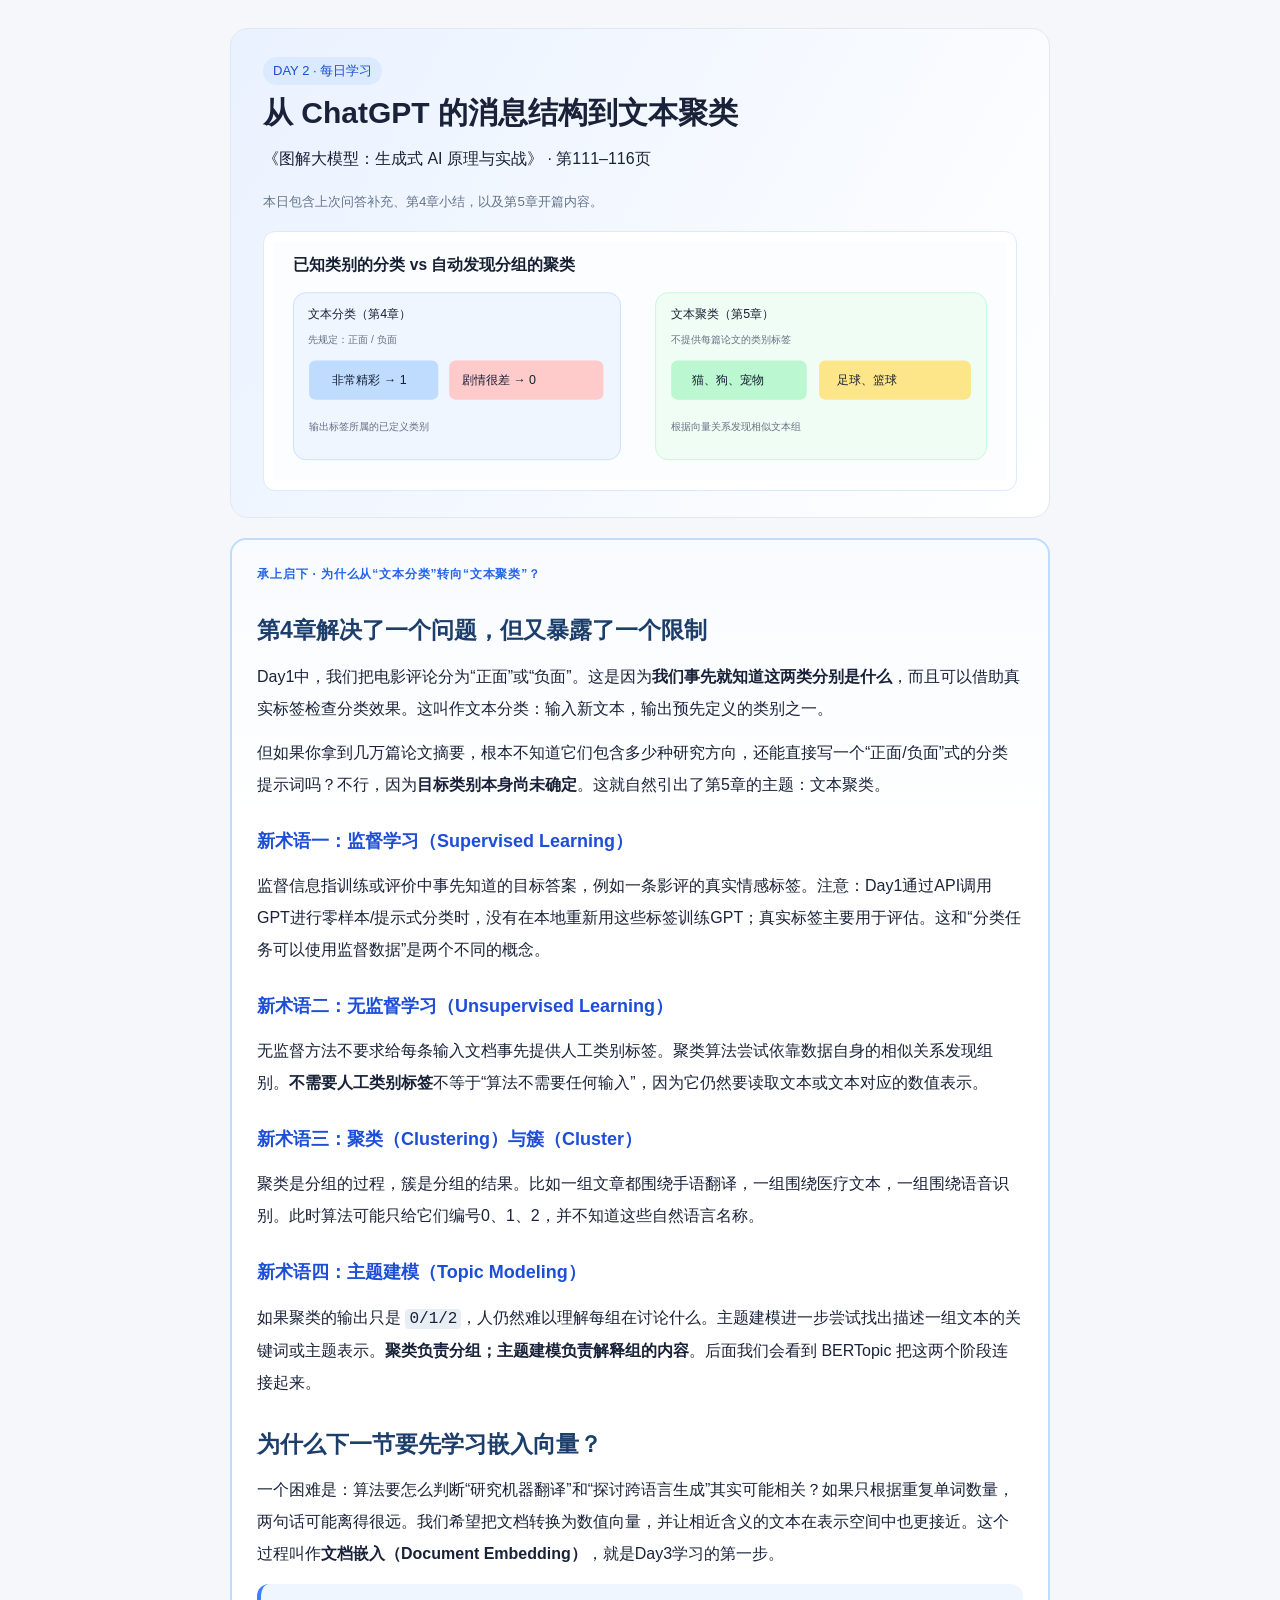
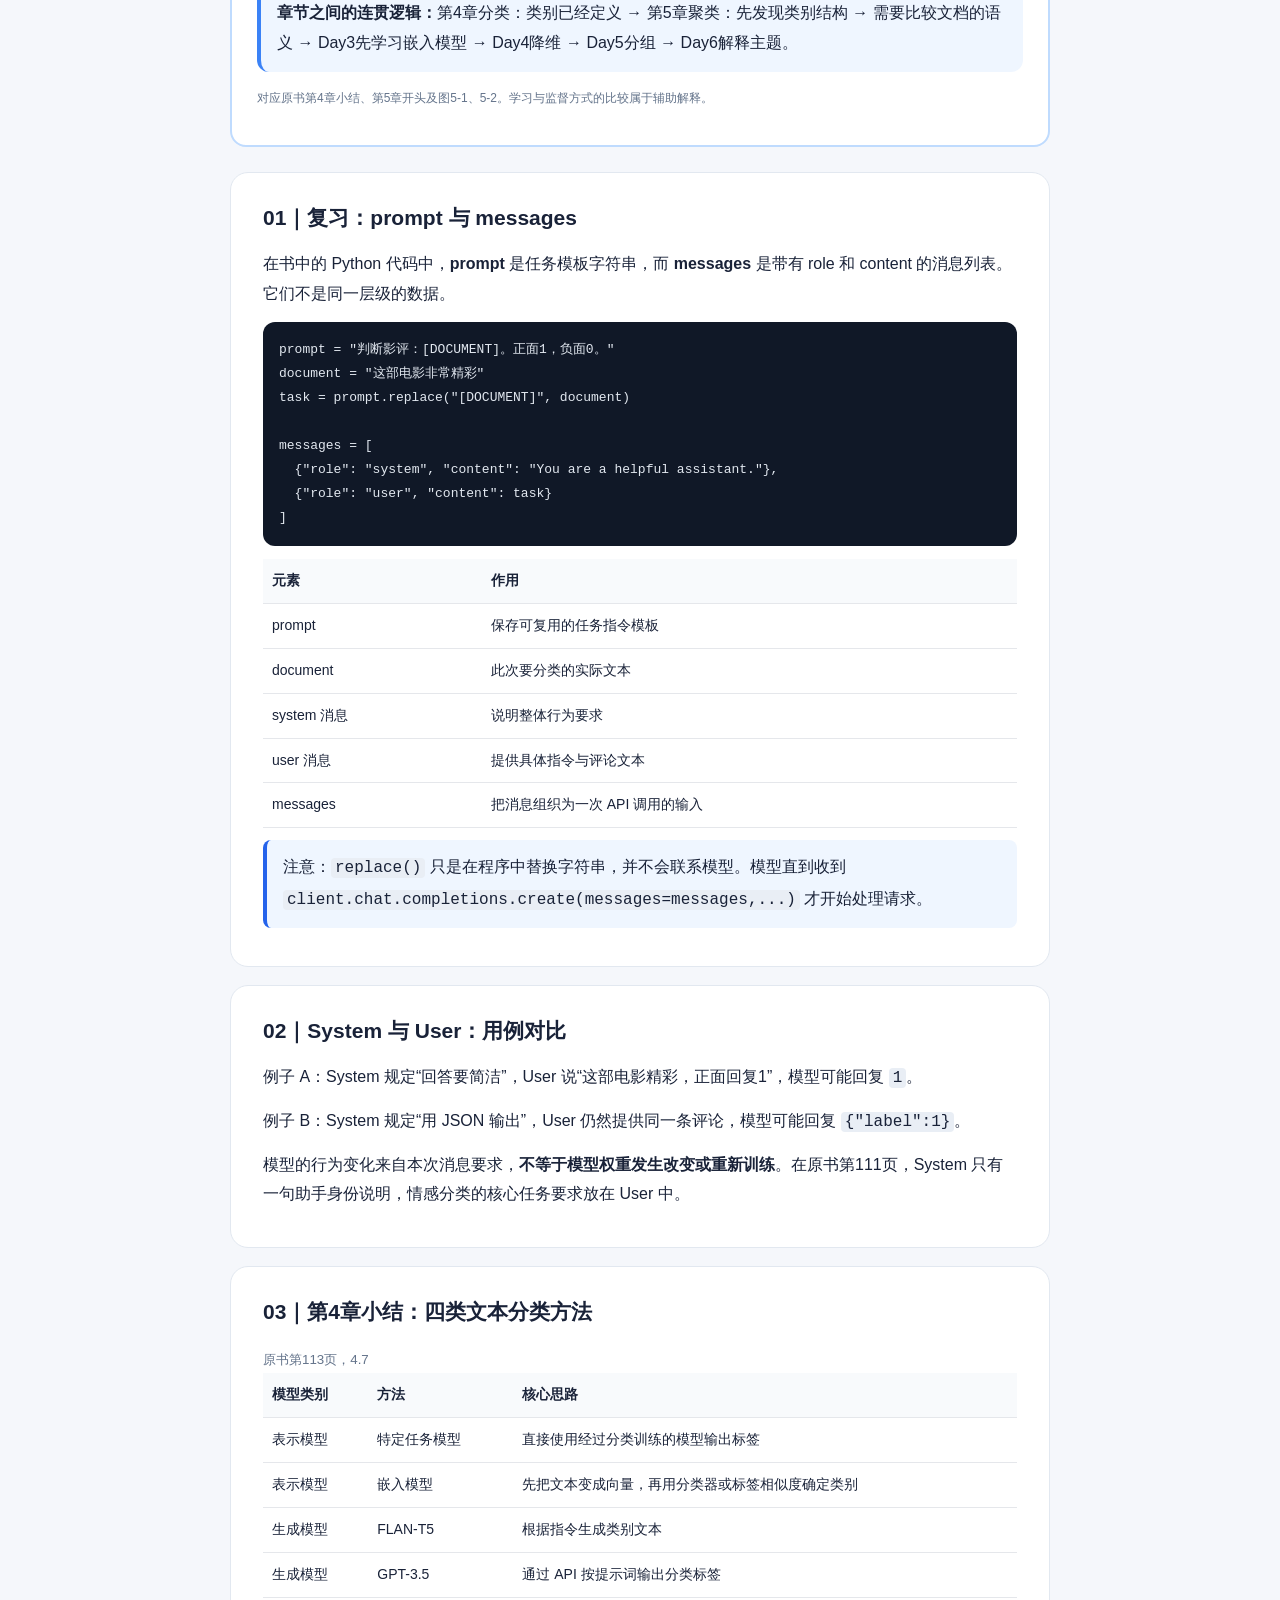
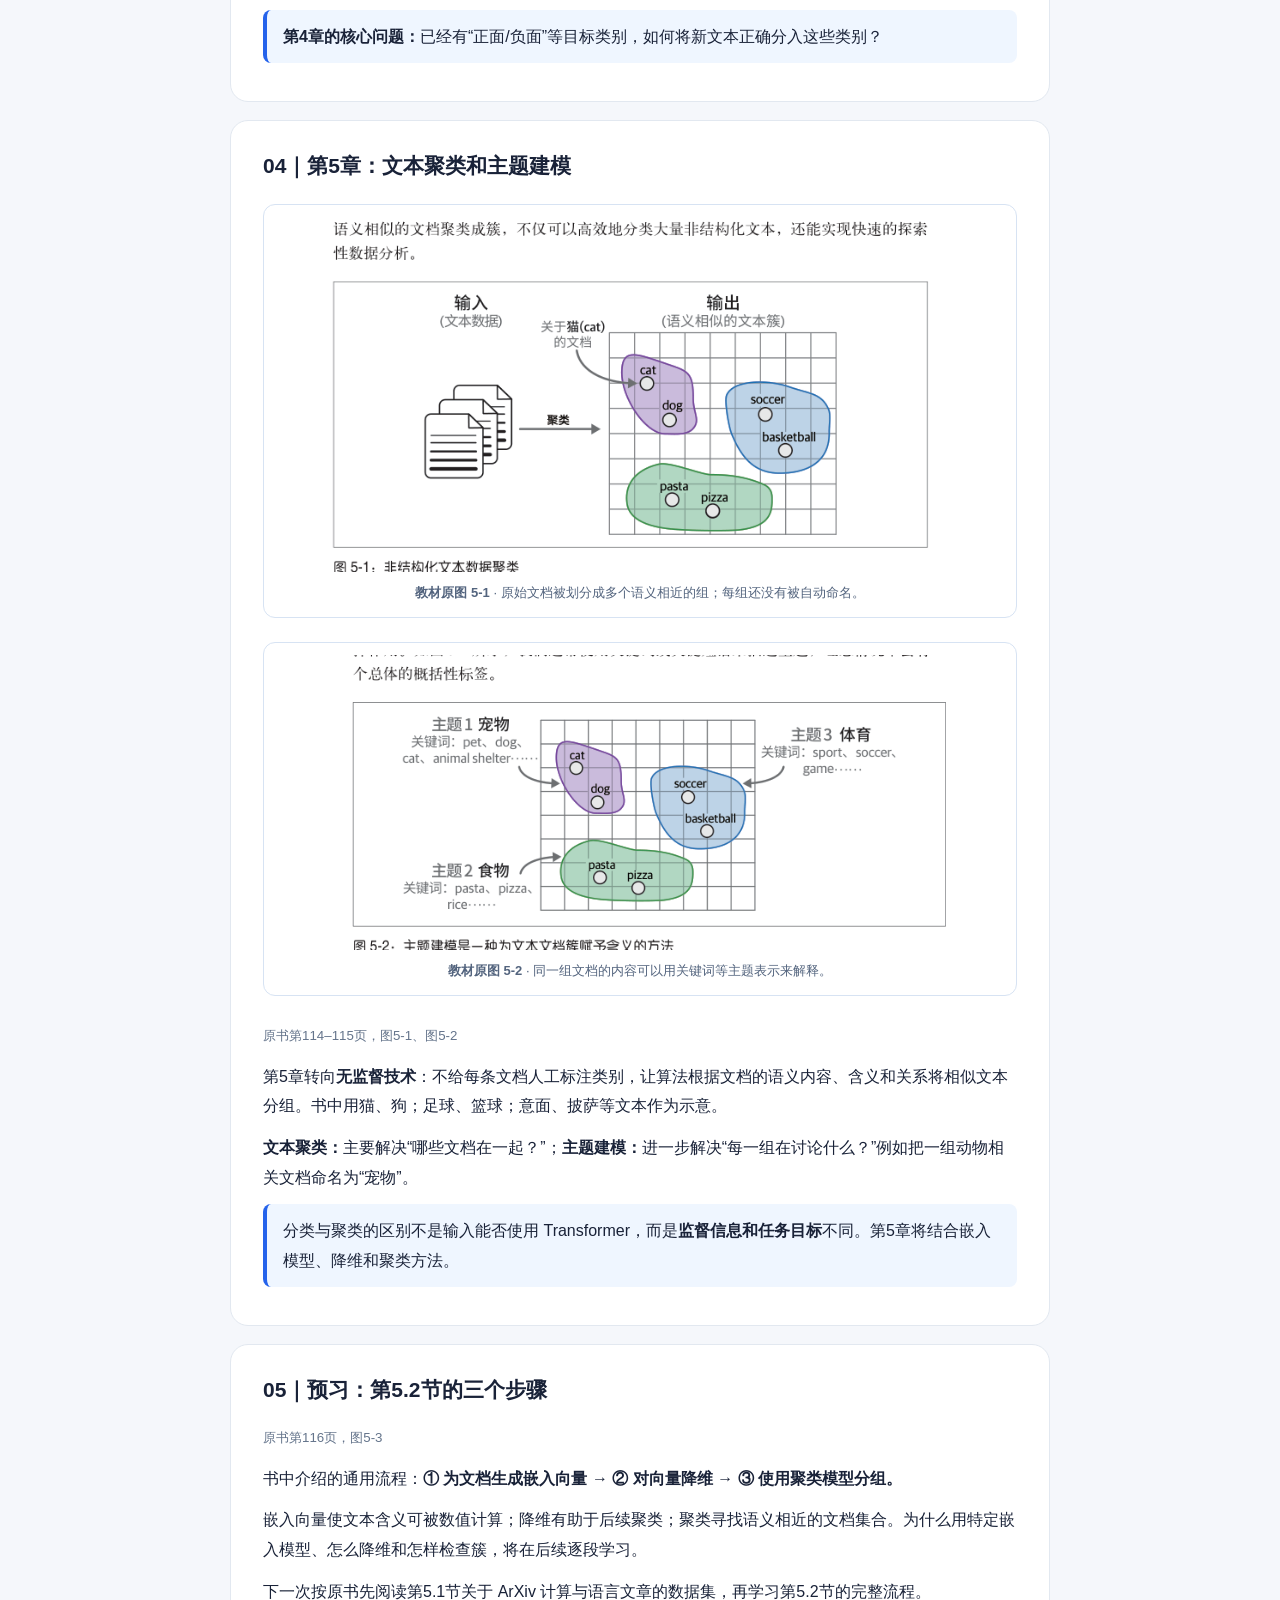
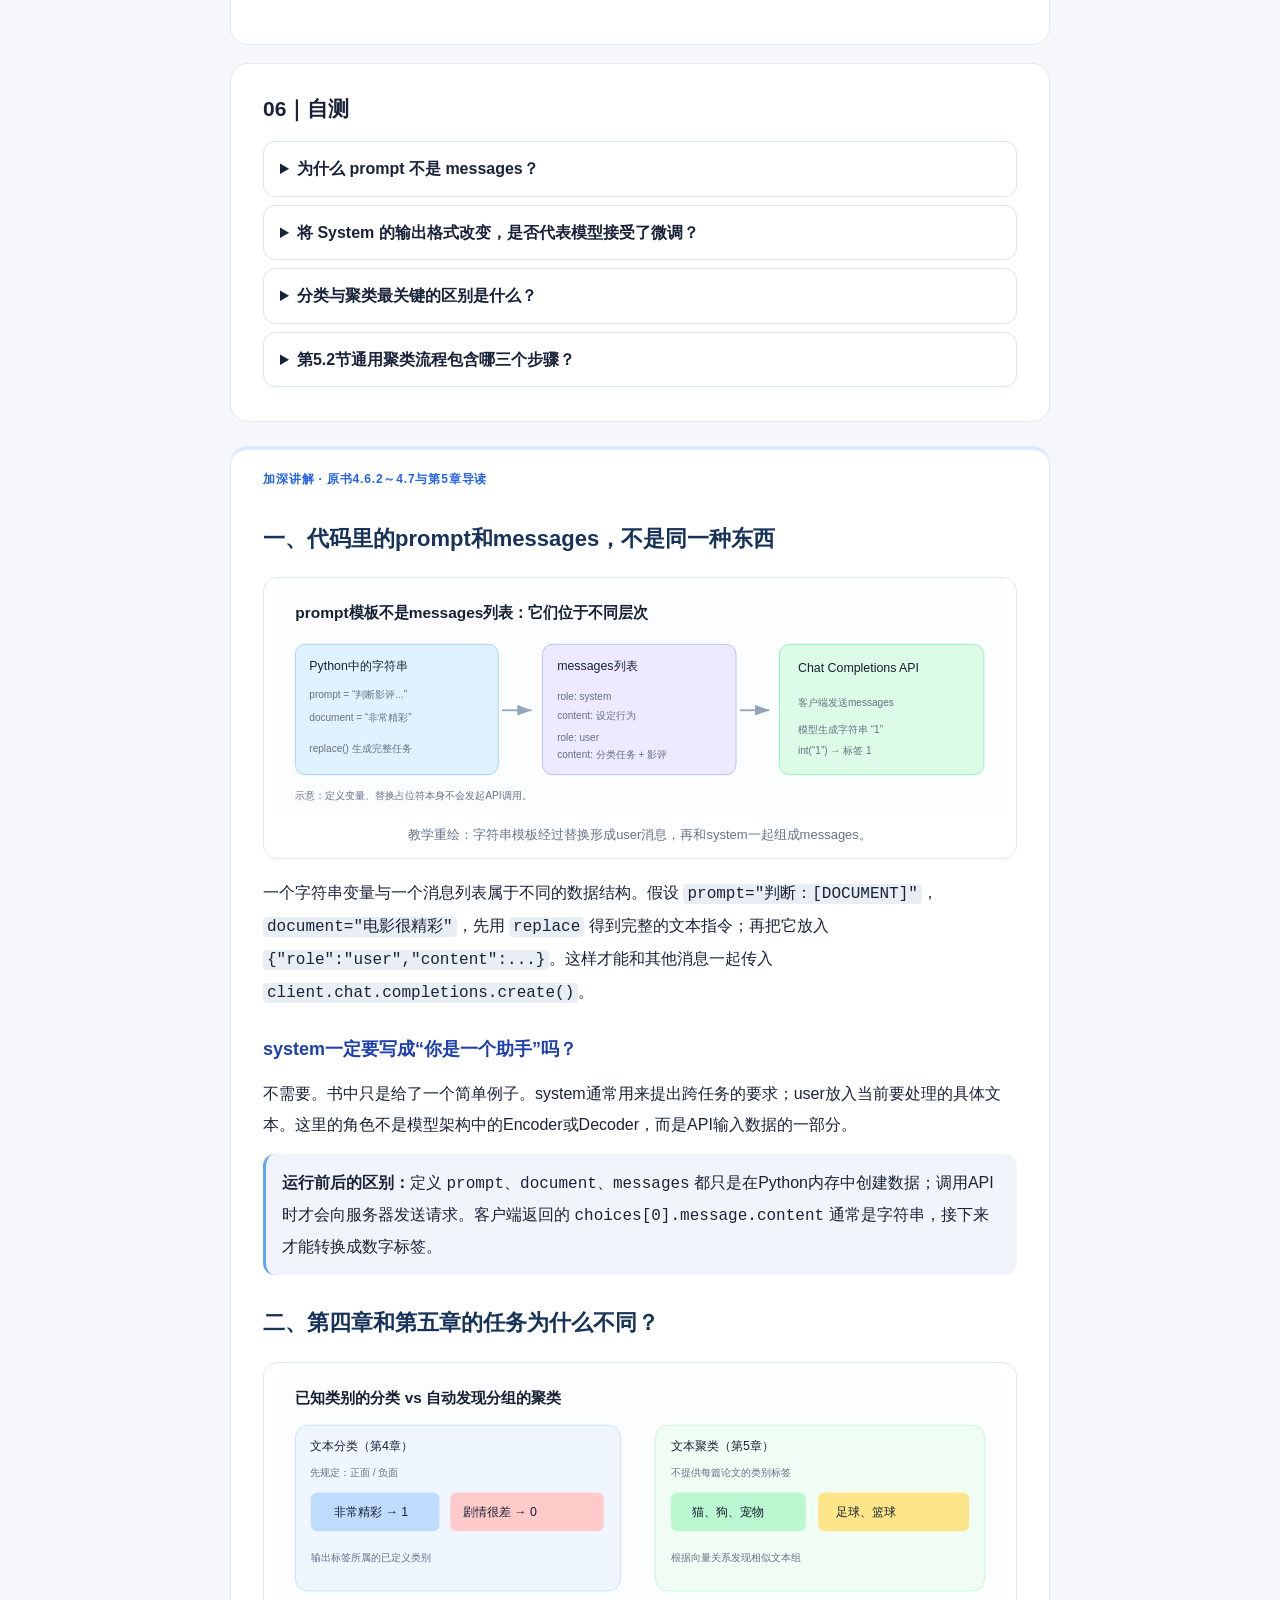
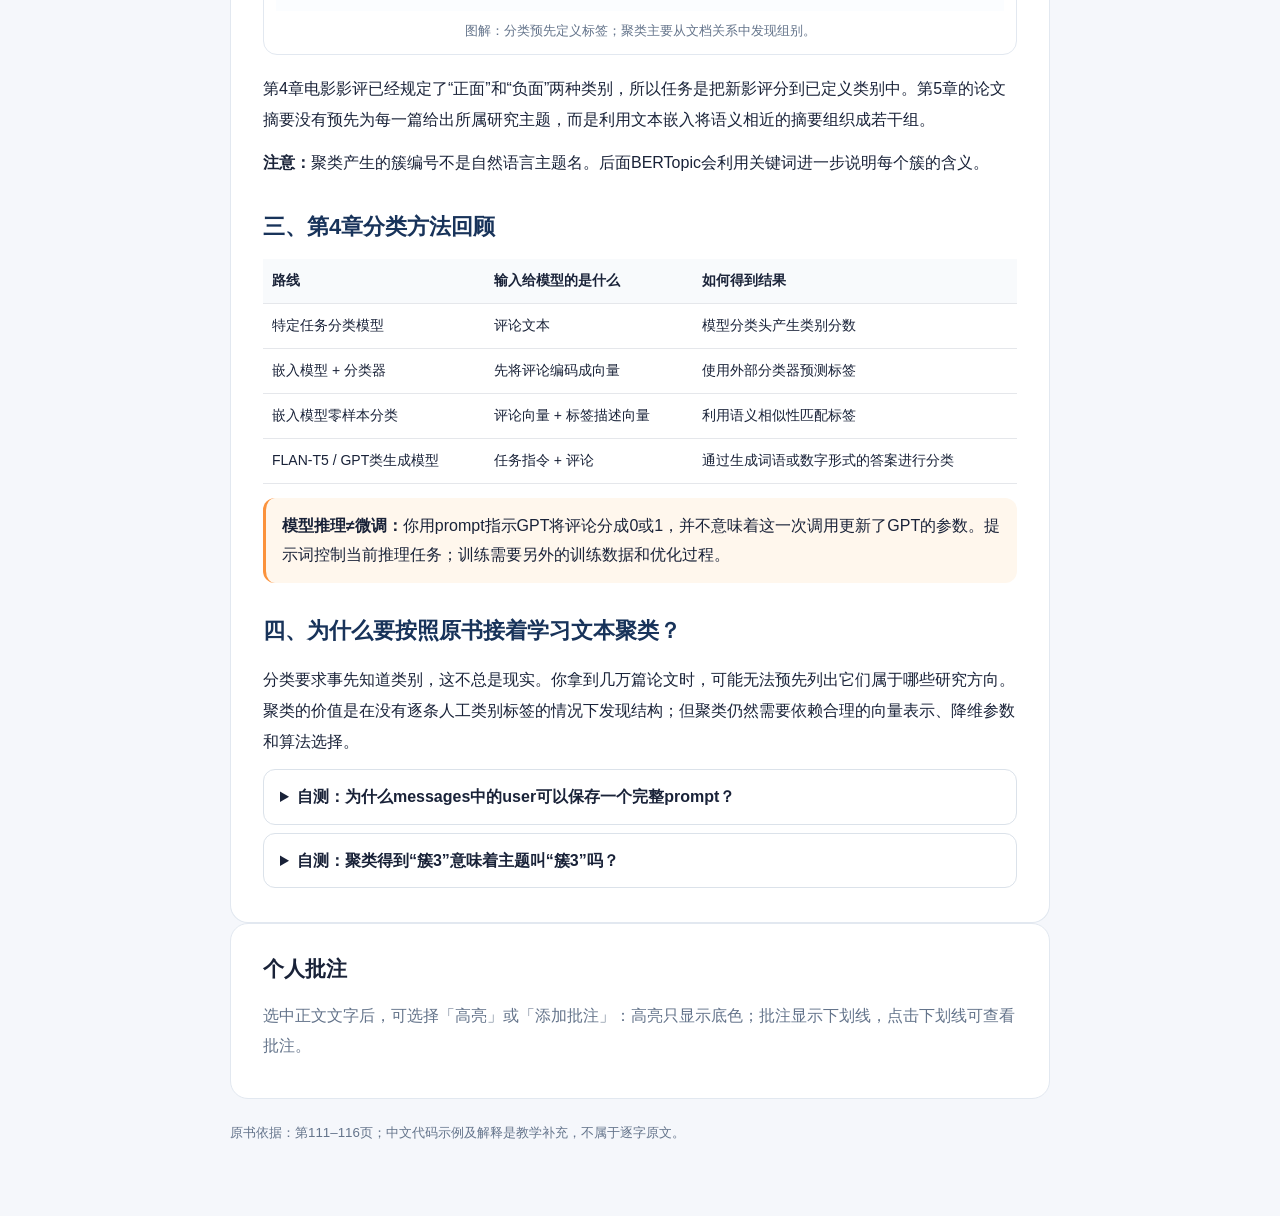
<file: day2.html>
<!doctype html>
<html lang="zh-CN"><head><meta charset="utf-8"><meta name="viewport" content="width=device-width,initial-scale=1">
<title>Day 2｜第4章总结与第5章文本聚类入门</title>
<style>
:root{color-scheme:light}*{box-sizing:border-box}body{margin:0;background:#f5f7fb;color:#192238;font:16px/1.85 -apple-system,BlinkMacSystemFont,"Segoe UI","PingFang SC",sans-serif}.wrap{max-width:860px;margin:auto;padding:28px 20px 90px}header,section{background:white;border:1px solid #e2e8f0;border-radius:18px;padding:26px 32px;margin-bottom:18px}header{background:linear-gradient(120deg,#eaf2ff,white)}h1{font-size:30px;line-height:1.3;margin:8px 0}h2{font-size:21px;margin:0 0 12px}h3{font-size:17px}p{margin:12px 0}small,.muted{color:#64748b}.pill{display:inline-block;color:#1d4ed8;background:#dbeafe;border-radius:20px;padding:2px 10px;font-size:13px}.call{background:#eff6ff;padding:12px 16px;border-left:4px solid #2563eb;border-radius:8px}pre{background:#101827;color:#e2e8f0;padding:16px;border-radius:12px;white-space:pre-wrap;overflow:auto;font-size:13px}code{font-family:ui-monospace,Consolas,monospace}p code{background:#e9eef5;padding:1px 4px;border-radius:4px}table{width:100%;border-collapse:collapse;font-size:14px}th,td{border-bottom:1px solid #e5e7eb;padding:9px;text-align:left}th{background:#f8fafc}details{border:1px solid #dbe2ea;padding:12px 16px;border-radius:12px;margin:8px 0}summary{cursor:pointer;font-weight:600}mark.note{background:#ffed9d;cursor:pointer}#annotate{display:none;position:fixed;bottom:16px;right:16px;z-index:10;background:#1d4ed8;color:white;border:0;border-radius:10px;padding:10px 15px;cursor:pointer}#editor{display:none;position:fixed;bottom:18px;right:18px;width:min(360px,calc(100vw - 36px));z-index:20;background:white;box-shadow:0 12px 45px #0003;padding:20px;border:1px solid #ddd;border-radius:14px}#editor textarea{width:100%;height:100px;padding:10px;border:1px solid #cbd5e1;border-radius:8px}button{cursor:pointer}#editor button{margin:8px 8px 0 0;padding:6px 12px;border-radius:7px;border:1px solid #cbd5e1}.toolbar{display:flex;gap:10px;flex-wrap:wrap;margin:10px 0}.toolbar button{background:#fff;border:1px solid #bfd1e8;border-radius:9px;padding:6px 12px}#notes{background:#eff6ff;border-radius:10px;padding:10px;display:none}.noteitem{border-bottom:1px solid #dae2ef;padding:8px 0;white-space:pre-wrap}@media(max-width:600px){header,section{padding:20px}.wrap{padding:14px}}
/* Selection actions: highlight and annotation are visually distinct */
.annotation-mark{display:inline;border-radius:2px;padding:0;box-decoration-break:clone;-webkit-box-decoration-break:clone}
.annotation-highlight{background:#ffe89a!important;color:inherit!important;text-decoration:none!important;box-shadow:none!important;cursor:inherit}
.annotation-underline{background:transparent!important;color:inherit!important;text-decoration:underline!important;text-decoration-color:#2563eb!important;text-decoration-thickness:1.5px!important;text-underline-offset:3px!important;cursor:pointer}
.annotation-underline:hover{text-decoration-thickness:2px!important}
.annotation-ui{font:14px/1.5 -apple-system,BlinkMacSystemFont,"Segoe UI","PingFang SC","Microsoft YaHei",sans-serif;color:#172033}
.annotation-toolbar{position:fixed;z-index:99999;display:none;align-items:center;gap:6px;padding:6px;background:#fff;border:1px solid #dbe3ef;border-radius:12px;box-shadow:0 8px 24px rgba(15,23,42,.2);width:max-content;max-width:calc(100vw - 16px)}
.annotation-toolbar button{border:1px solid #d0d5dd;background:#fff;border-radius:8px;padding:7px 11px;cursor:pointer;font-family:inherit;font-size:13px;font-weight:600;line-height:1.3;white-space:nowrap}
.annotation-toolbar #makeHighlight{background:#fff4c2;border-color:#e6c65c}
.annotation-toolbar #makeAnnotation{background:#eff6ff;border-color:#93c5fd;color:#1d4ed8}
#annotationToolbarStatus{font-size:11px;color:#b45309;max-width:180px}
#annotationEditor,#annotationBubble{position:fixed;z-index:99998;display:none;right:18px;bottom:18px;width:min(360px,calc(100vw - 36px));background:#fff;border:1px solid #dbe3ef;border-radius:16px;padding:15px;box-shadow:0 16px 45px rgba(15,23,42,.2)}
#annotationEditor h3,#annotationBubble h3{font-size:15px;margin:0 0 8px}
#annotationEditor textarea{width:100%;min-height:110px;resize:vertical;border:1px solid #d0d5dd;border-radius:10px;padding:10px;font:14px/1.6 inherit;outline:none}
#annotationEditor textarea:focus{border-color:#2563eb;box-shadow:0 0 0 3px #dbeafe}
.annotation-buttons{display:flex;justify-content:flex-end;gap:8px;margin-top:10px}
.annotation-buttons button{border:1px solid #d0d5dd;background:#fff;border-radius:9px;padding:7px 11px;cursor:pointer;font:inherit}
.annotation-buttons .primary{background:#2563eb;border-color:#2563eb;color:#fff}
#annotationBubble .quote{font-size:12px;color:#64748b;background:#f8fafc;padding:8px;border-radius:8px;margin:8px 0;max-height:72px;overflow:auto}
#annotationBubble .note-body{white-space:pre-wrap;overflow-wrap:anywhere}
@media(max-width:650px){#annotationEditor,#annotationBubble{right:10px;bottom:10px;width:calc(100vw - 20px)}}
</style><link rel="stylesheet" href="annotations.css">
<link rel="stylesheet" href="lesson-expanded.css">
</head>
<body data-study-day="2"><div class="wrap">
<header><div class="pill">DAY 2 · 每日学习</div><h1>从 ChatGPT 的消息结构到文本聚类</h1><p>《图解大模型：生成式 AI 原理与实战》 · 第111–116页</p><small>本日包含上次问答补充、第4章小结，以及第5章开篇内容。</small><div class="study-diagram-preview" style="margin-top:16px;padding:10px;background:white;border:1px solid #dbeafe;border-radius:12px"><img src="data:image/svg+xml;charset=utf-8,%3Csvg%20xmlns%3D%22http%3A%2F%2Fwww.w3.org%2F2000%2Fsvg%22%20viewBox%3D%220%200%20940%20305%22%20width%3D%22940%22%20height%3D%22305%22%20role%3D%22img%22%3E%3Cdefs%3E%3Cstyle%3E.t%7Bfont%3A16px%20'PingFang%20SC'%2C'Microsoft%20YaHei'%2CArial%2Csans-serif%3Bfill%3A%23172033%7D.s%7Bfont%3A13px%20'PingFang%20SC'%2C'Microsoft%20YaHei'%2CArial%2Csans-serif%3Bfill%3A%23667085%7D.h%7Bfont%3Abold%2020px%20'PingFang%20SC'%2C'Microsoft%20YaHei'%2CArial%2Csans-serif%3Bfill%3A%23172033%7D.a%7Bstroke%3A%2394a3b8%3Bstroke-width%3A2.3%3Bfill%3Anone%3Bmarker-end%3Aurl(%23arrow)%7D%3C%2Fstyle%3E%3Cmarker%20id%3D%22arrow%22%20markerWidth%3D%2210%22%20markerHeight%3D%2210%22%20refX%3D%228%22%20refY%3D%223%22%20orient%3D%22auto%22%3E%3Cpath%20d%3D%22M0%200L8%203L0%206%22%20fill%3D%22%2394a3b8%22%2F%3E%3C%2Fmarker%3E%3C%2Fdefs%3E%3Crect%20width%3D%22940%22%20height%3D%22305%22%20fill%3D%22%23fbfdff%22%2F%3E%0A%3Ctext%20class%3D%22h%22%20x%3D%2225%22%20y%3D%2236%22%3E%E5%B7%B2%E7%9F%A5%E7%B1%BB%E5%88%AB%E7%9A%84%E5%88%86%E7%B1%BB%20vs%20%E8%87%AA%E5%8A%A8%E5%8F%91%E7%8E%B0%E5%88%86%E7%BB%84%E7%9A%84%E8%81%9A%E7%B1%BB%3C%2Ftext%3E%0A%3Crect%20x%3D%2225%22%20y%3D%2265%22%20rx%3D%2216%22%20width%3D%22420%22%20height%3D%22214%22%20fill%3D%22%23eff6ff%22%20stroke%3D%22%23bfdbfe%22%2F%3E%0A%3Ctext%20class%3D%22t%22%20x%3D%2244%22%20y%3D%2297%22%20font-weight%3D%22bold%22%3E%E6%96%87%E6%9C%AC%E5%88%86%E7%B1%BB%EF%BC%88%E7%AC%AC4%E7%AB%A0%EF%BC%89%3C%2Ftext%3E%3Ctext%20class%3D%22s%22%20x%3D%2244%22%20y%3D%22130%22%3E%E5%85%88%E8%A7%84%E5%AE%9A%EF%BC%9A%E6%AD%A3%E9%9D%A2%20%2F%20%E8%B4%9F%E9%9D%A2%3C%2Ftext%3E%0A%3Crect%20x%3D%2245%22%20y%3D%22152%22%20rx%3D%228%22%20width%3D%22166%22%20height%3D%2250%22%20fill%3D%22%23bfdbfe%22%2F%3E%3Ctext%20class%3D%22t%22%20x%3D%2275%22%20y%3D%22182%22%3E%E9%9D%9E%E5%B8%B8%E7%B2%BE%E5%BD%A9%20%E2%86%92%201%3C%2Ftext%3E%0A%3Crect%20x%3D%22225%22%20y%3D%22152%22%20rx%3D%228%22%20width%3D%22198%22%20height%3D%2250%22%20fill%3D%22%23fecaca%22%2F%3E%3Ctext%20class%3D%22t%22%20x%3D%22241%22%20y%3D%22182%22%3E%E5%89%A7%E6%83%85%E5%BE%88%E5%B7%AE%20%E2%86%92%200%3C%2Ftext%3E%0A%3Ctext%20class%3D%22s%22%20x%3D%2245%22%20y%3D%22241%22%3E%E8%BE%93%E5%87%BA%E6%A0%87%E7%AD%BE%E6%89%80%E5%B1%9E%E7%9A%84%E5%B7%B2%E5%AE%9A%E4%B9%89%E7%B1%BB%E5%88%AB%3C%2Ftext%3E%0A%3Crect%20x%3D%22490%22%20y%3D%2265%22%20rx%3D%2216%22%20width%3D%22425%22%20height%3D%22214%22%20fill%3D%22%23f0fdf4%22%20stroke%3D%22%23bbf7d0%22%2F%3E%0A%3Ctext%20class%3D%22t%22%20x%3D%22510%22%20y%3D%2297%22%20font-weight%3D%22bold%22%3E%E6%96%87%E6%9C%AC%E8%81%9A%E7%B1%BB%EF%BC%88%E7%AC%AC5%E7%AB%A0%EF%BC%89%3C%2Ftext%3E%3Ctext%20class%3D%22s%22%20x%3D%22510%22%20y%3D%22130%22%3E%E4%B8%8D%E6%8F%90%E4%BE%9B%E6%AF%8F%E7%AF%87%E8%AE%BA%E6%96%87%E7%9A%84%E7%B1%BB%E5%88%AB%E6%A0%87%E7%AD%BE%3C%2Ftext%3E%0A%3Crect%20x%3D%22510%22%20y%3D%22152%22%20rx%3D%228%22%20width%3D%22174%22%20height%3D%2250%22%20fill%3D%22%23bbf7d0%22%2F%3E%3Ctext%20class%3D%22t%22%20x%3D%22537%22%20y%3D%22182%22%3E%E7%8C%AB%E3%80%81%E7%8B%97%E3%80%81%E5%AE%A0%E7%89%A9%3C%2Ftext%3E%0A%3Crect%20x%3D%22700%22%20y%3D%22152%22%20rx%3D%228%22%20width%3D%22195%22%20height%3D%2250%22%20fill%3D%22%23fde68a%22%2F%3E%3Ctext%20class%3D%22t%22%20x%3D%22723%22%20y%3D%22182%22%3E%E8%B6%B3%E7%90%83%E3%80%81%E7%AF%AE%E7%90%83%3C%2Ftext%3E%0A%3Ctext%20class%3D%22s%22%20x%3D%22510%22%20y%3D%22241%22%3E%E6%A0%B9%E6%8D%AE%E5%90%91%E9%87%8F%E5%85%B3%E7%B3%BB%E5%8F%91%E7%8E%B0%E7%9B%B8%E4%BC%BC%E6%96%87%E6%9C%AC%E7%BB%84%3C%2Ftext%3E%3C%2Fsvg%3E" alt="Day 2 核心知识图解" style="display:block;width:100%;height:auto;max-height:340px;object-fit:contain"></div></header>
<section class="study-longread study-story" id="learning-thread"><div class="kicker">承上启下 · 为什么从“文本分类”转向“文本聚类”？</div>
<h2>第4章解决了一个问题，但又暴露了一个限制</h2>
<p>Day1中，我们把电影评论分为“正面”或“负面”。这是因为<b>我们事先就知道这两类分别是什么</b>，而且可以借助真实标签检查分类效果。这叫作文本分类：输入新文本，输出预先定义的类别之一。</p>
<p>但如果你拿到几万篇论文摘要，根本不知道它们包含多少种研究方向，还能直接写一个“正面/负面”式的分类提示词吗？不行，因为<b>目标类别本身尚未确定</b>。这就自然引出了第5章的主题：文本聚类。</p>
<h3>新术语一：监督学习（Supervised Learning）</h3><p>监督信息指训练或评价中事先知道的目标答案，例如一条影评的真实情感标签。注意：Day1通过API调用GPT进行零样本/提示式分类时，没有在本地重新用这些标签训练GPT；真实标签主要用于评估。这和“分类任务可以使用监督数据”是两个不同的概念。</p>
<h3>新术语二：无监督学习（Unsupervised Learning）</h3><p>无监督方法不要求给每条输入文档事先提供人工类别标签。聚类算法尝试依靠数据自身的相似关系发现组别。<b>不需要人工类别标签</b>不等于“算法不需要任何输入”，因为它仍然要读取文本或文本对应的数值表示。</p>
<h3>新术语三：聚类（Clustering）与簇（Cluster）</h3><p>聚类是分组的过程，簇是分组的结果。比如一组文章都围绕手语翻译，一组围绕医疗文本，一组围绕语音识别。此时算法可能只给它们编号0、1、2，并不知道这些自然语言名称。</p>
<h3>新术语四：主题建模（Topic Modeling）</h3><p>如果聚类的输出只是 <code>0/1/2</code>，人仍然难以理解每组在讨论什么。主题建模进一步尝试找出描述一组文本的关键词或主题表示。<b>聚类负责分组；主题建模负责解释组的内容</b>。后面我们会看到 BERTopic 把这两个阶段连接起来。</p>
<h2>为什么下一节要先学习嵌入向量？</h2>
<p>一个困难是：算法要怎么判断“研究机器翻译”和“探讨跨语言生成”其实可能相关？如果只根据重复单词数量，两句话可能离得很远。我们希望把文档转换为数值向量，并让相近含义的文本在表示空间中也更接近。这个过程叫作<b>文档嵌入（Document Embedding）</b>，就是Day3学习的第一步。</p>
<div class="explain"><b>章节之间的连贯逻辑：</b>第4章分类：类别已经定义 → 第5章聚类：先发现类别结构 → 需要比较文档的语义 → Day3先学习嵌入模型 → Day4降维 → Day5分组 → Day6解释主题。</div>
<p class="page-ref">对应原书第4章小结、第5章开头及图5-1、5-2。学习与监督方式的比较属于辅助解释。</p></section>
<section><h2>01｜复习：prompt 与 messages</h2><p>在书中的 Python 代码中，<b>prompt</b> 是任务模板字符串，而 <b>messages</b> 是带有 role 和 content 的消息列表。它们不是同一层级的数据。</p>
<pre>prompt = "判断影评：[DOCUMENT]。正面1，负面0。"
document = "这部电影非常精彩"
task = prompt.replace("[DOCUMENT]", document)

messages = [
  {"role": "system", "content": "You are a helpful assistant."},
  {"role": "user", "content": task}
]</pre>
<table><tr><th>元素</th><th>作用</th></tr><tr><td>prompt</td><td>保存可复用的任务指令模板</td></tr><tr><td>document</td><td>此次要分类的实际文本</td></tr><tr><td>system 消息</td><td>说明整体行为要求</td></tr><tr><td>user 消息</td><td>提供具体指令与评论文本</td></tr><tr><td>messages</td><td>把消息组织为一次 API 调用的输入</td></tr></table>
<p class="call">注意：<code>replace()</code> 只是在程序中替换字符串，并不会联系模型。模型直到收到 <code>client.chat.completions.create(messages=messages,...)</code> 才开始处理请求。</p></section>
<section><h2>02｜System 与 User：用例对比</h2>
<p>例子 A：System 规定“回答要简洁”，User 说“这部电影精彩，正面回复1”，模型可能回复 <code>1</code>。</p>
<p>例子 B：System 规定“用 JSON 输出”，User 仍然提供同一条评论，模型可能回复 <code>{"label":1}</code>。</p>
<p>模型的行为变化来自本次消息要求，<b>不等于模型权重发生改变或重新训练</b>。在原书第111页，System 只有一句助手身份说明，情感分类的核心任务要求放在 User 中。</p></section>
<section><h2>03｜第4章小结：四类文本分类方法</h2><small>原书第113页，4.7</small>
<table><tr><th>模型类别</th><th>方法</th><th>核心思路</th></tr><tr><td>表示模型</td><td>特定任务模型</td><td>直接使用经过分类训练的模型输出标签</td></tr><tr><td>表示模型</td><td>嵌入模型</td><td>先把文本变成向量，再用分类器或标签相似度确定类别</td></tr><tr><td>生成模型</td><td>FLAN-T5</td><td>根据指令生成类别文本</td></tr><tr><td>生成模型</td><td>GPT-3.5</td><td>通过 API 按提示词输出分类标签</td></tr></table>
<p class="call"><b>第4章的核心问题：</b>已经有“正面/负面”等目标类别，如何将新文本正确分入这些类别？</p></section>
<section><h2>04｜第5章：文本聚类和主题建模</h2>
<figure class="actual-book-figure" style="margin:18px 0 24px;padding:12px;border:1px solid #d7e3f3;border-radius:12px;background:#fff"><img src="[data-uri]" alt="《图解大模型》教材原图 5-1" loading="lazy" style="display:block;width:100%;max-width:940px;height:auto;margin:auto"><figcaption style="font-size:13px;color:#53647e;text-align:center;margin-top:9px"><strong>教材原图 5-1</strong> · 原始文档被划分成多个语义相近的组；每组还没有被自动命名。</figcaption></figure>
<figure class="actual-book-figure" style="margin:18px 0 24px;padding:12px;border:1px solid #d7e3f3;border-radius:12px;background:#fff"><img src="[data-uri]" alt="《图解大模型》教材原图 5-2" loading="lazy" style="display:block;width:100%;max-width:940px;height:auto;margin:auto"><figcaption style="font-size:13px;color:#53647e;text-align:center;margin-top:9px"><strong>教材原图 5-2</strong> · 同一组文档的内容可以用关键词等主题表示来解释。</figcaption></figure><small>原书第114–115页，图5-1、图5-2</small>
<p>第5章转向<b>无监督技术</b>：不给每条文档人工标注类别，让算法根据文档的语义内容、含义和关系将相似文本分组。书中用猫、狗；足球、篮球；意面、披萨等文本作为示意。</p>
<p><b>文本聚类：</b>主要解决“哪些文档在一起？”；<b>主题建模：</b>进一步解决“每一组在讨论什么？”例如把一组动物相关文档命名为“宠物”。</p>
<p class="call">分类与聚类的区别不是输入能否使用 Transformer，而是<b>监督信息和任务目标</b>不同。第5章将结合嵌入模型、降维和聚类方法。</p></section>
<section><h2>05｜预习：第5.2节的三个步骤</h2><small>原书第116页，图5-3</small>
<p>书中介绍的通用流程：<b>① 为文档生成嵌入向量 → ② 对向量降维 → ③ 使用聚类模型分组。</b></p>
<p>嵌入向量使文本含义可被数值计算；降维有助于后续聚类；聚类寻找语义相近的文档集合。为什么用特定嵌入模型、怎么降维和怎样检查簇，将在后续逐段学习。</p>
<p>下一次按原书先阅读第5.1节关于 ArXiv 计算与语言文章的数据集，再学习第5.2节的完整流程。</p></section>
<section><h2>06｜自测</h2>
<details><summary>为什么 prompt 不是 messages？</summary><p>在这段代码中，prompt 是字符串模板，而 messages 是包含多条带角色消息的列表。prompt 的填充结果被放进其中一条 User 消息。</p></details>
<details><summary>将 System 的输出格式改变，是否代表模型接受了微调？</summary><p>不是。改变的是当前请求的指令，模型参数没有因此更新。</p></details>
<details><summary>分类与聚类最关键的区别是什么？</summary><p>分类通常根据已定义的目标类别分配标签，而无监督聚类尝试从无人工类别标签的文本中发现相似组别。</p></details>
<details><summary>第5.2节通用聚类流程包含哪三个步骤？</summary><p>嵌入文档、对嵌入向量降维、对降维后的向量聚类。</p></details></section>
<section class="study-longread" id="expanded-day2"><div class="kicker">加深讲解 · 原书4.6.2～4.7与第5章导读</div><h2>一、代码里的prompt和messages，不是同一种东西</h2>
<figure><img src="data:image/svg+xml;charset=utf-8,%3Csvg%20xmlns%3D%22http%3A%2F%2Fwww.w3.org%2F2000%2Fsvg%22%20viewBox%3D%220%200%20940%20290%22%20width%3D%22940%22%20height%3D%22290%22%20role%3D%22img%22%3E%3Cdefs%3E%3Cstyle%3E.t%7Bfont%3A16px%20'PingFang%20SC'%2C'Microsoft%20YaHei'%2CArial%2Csans-serif%3Bfill%3A%23172033%7D.s%7Bfont%3A13px%20'PingFang%20SC'%2C'Microsoft%20YaHei'%2CArial%2Csans-serif%3Bfill%3A%23667085%7D.h%7Bfont%3Abold%2020px%20'PingFang%20SC'%2C'Microsoft%20YaHei'%2CArial%2Csans-serif%3Bfill%3A%23172033%7D.a%7Bstroke%3A%2394a3b8%3Bstroke-width%3A2.3%3Bfill%3Anone%3Bmarker-end%3Aurl(%23arrow)%7D%3C%2Fstyle%3E%3Cmarker%20id%3D%22arrow%22%20markerWidth%3D%2210%22%20markerHeight%3D%2210%22%20refX%3D%228%22%20refY%3D%223%22%20orient%3D%22auto%22%3E%3Cpath%20d%3D%22M0%200L8%203L0%206%22%20fill%3D%22%2394a3b8%22%2F%3E%3C%2Fmarker%3E%3C%2Fdefs%3E%3Crect%20width%3D%22940%22%20height%3D%22290%22%20fill%3D%22%23fbfdff%22%2F%3E%0A%3Ctext%20class%3D%22h%22%20x%3D%2225%22%20y%3D%2236%22%3Eprompt%E6%A8%A1%E6%9D%BF%E4%B8%8D%E6%98%AFmessages%E5%88%97%E8%A1%A8%EF%BC%9A%E5%AE%83%E4%BB%AC%E4%BD%8D%E4%BA%8E%E4%B8%8D%E5%90%8C%E5%B1%82%E6%AC%A1%3C%2Ftext%3E%0A%3Crect%20x%3D%2225%22%20y%3D%2270%22%20rx%3D%2213%22%20width%3D%22262%22%20height%3D%22168%22%20fill%3D%22%23e0f2fe%22%20stroke%3D%22%2393c5fd%22%2F%3E%3Ctext%20class%3D%22t%22%20x%3D%2243%22%20y%3D%22103%22%20font-weight%3D%22bold%22%3EPython%E4%B8%AD%E7%9A%84%E5%AD%97%E7%AC%A6%E4%B8%B2%3C%2Ftext%3E%0A%3Ctext%20class%3D%22s%22%20x%3D%2243%22%20y%3D%22139%22%3Eprompt%20%3D%20%E2%80%9C%E5%88%A4%E6%96%AD%E5%BD%B1%E8%AF%84...%E2%80%9D%3C%2Ftext%3E%3Ctext%20class%3D%22s%22%20x%3D%2243%22%20y%3D%22169%22%3Edocument%20%3D%20%E2%80%9C%E9%9D%9E%E5%B8%B8%E7%B2%BE%E5%BD%A9%E2%80%9D%3C%2Ftext%3E%0A%3Ctext%20class%3D%22s%22%20x%3D%2243%22%20y%3D%22209%22%3Ereplace()%20%E7%94%9F%E6%88%90%E5%AE%8C%E6%95%B4%E4%BB%BB%E5%8A%A1%3C%2Ftext%3E%0A%3Cpath%20class%3D%22a%22%20d%3D%22M292%20155H330%22%2F%3E%0A%3Crect%20x%3D%22344%22%20y%3D%2270%22%20rx%3D%2213%22%20width%3D%22250%22%20height%3D%22168%22%20fill%3D%22%23ede9fe%22%20stroke%3D%22%23a5b4fc%22%2F%3E%3Ctext%20class%3D%22t%22%20x%3D%22363%22%20y%3D%22103%22%20font-weight%3D%22bold%22%3Emessages%E5%88%97%E8%A1%A8%3C%2Ftext%3E%0A%3Ctext%20class%3D%22s%22%20x%3D%22363%22%20y%3D%22142%22%3Erole%3A%20system%3C%2Ftext%3E%3Ctext%20class%3D%22s%22%20x%3D%22363%22%20y%3D%22166%22%3Econtent%3A%20%E8%AE%BE%E5%AE%9A%E8%A1%8C%E4%B8%BA%3C%2Ftext%3E%0A%3Ctext%20class%3D%22s%22%20x%3D%22363%22%20y%3D%22194%22%3Erole%3A%20user%3C%2Ftext%3E%3Ctext%20class%3D%22s%22%20x%3D%22363%22%20y%3D%22217%22%3Econtent%3A%20%E5%88%86%E7%B1%BB%E4%BB%BB%E5%8A%A1%20%2B%20%E5%BD%B1%E8%AF%84%3C%2Ftext%3E%0A%3Cpath%20class%3D%22a%22%20d%3D%22M599%20155H637%22%2F%3E%0A%3Crect%20x%3D%22650%22%20y%3D%2270%22%20rx%3D%2213%22%20width%3D%22264%22%20height%3D%22168%22%20fill%3D%22%23dcfce7%22%20stroke%3D%22%2386efac%22%2F%3E%3Ctext%20class%3D%22t%22%20x%3D%22674%22%20y%3D%22106%22%20font-weight%3D%22bold%22%3EChat%20Completions%20API%3C%2Ftext%3E%3Ctext%20class%3D%22s%22%20x%3D%22674%22%20y%3D%22150%22%3E%E5%AE%A2%E6%88%B7%E7%AB%AF%E5%8F%91%E9%80%81messages%3C%2Ftext%3E%3Ctext%20class%3D%22s%22%20x%3D%22674%22%20y%3D%22184%22%3E%E6%A8%A1%E5%9E%8B%E7%94%9F%E6%88%90%E5%AD%97%E7%AC%A6%E4%B8%B2%20%E2%80%9C1%E2%80%9D%3C%2Ftext%3E%3Ctext%20class%3D%22s%22%20x%3D%22674%22%20y%3D%22212%22%3Eint(%E2%80%9C1%E2%80%9D)%20%E2%86%92%20%E6%A0%87%E7%AD%BE%201%3C%2Ftext%3E%0A%3Ctext%20class%3D%22s%22%20x%3D%2225%22%20y%3D%22270%22%3E%E7%A4%BA%E6%84%8F%EF%BC%9A%E5%AE%9A%E4%B9%89%E5%8F%98%E9%87%8F%E3%80%81%E6%9B%BF%E6%8D%A2%E5%8D%A0%E4%BD%8D%E7%AC%A6%E6%9C%AC%E8%BA%AB%E4%B8%8D%E4%BC%9A%E5%8F%91%E8%B5%B7API%E8%B0%83%E7%94%A8%E3%80%82%3C%2Ftext%3E%3C%2Fsvg%3E" alt="提示词字符串与消息列表之间的关系"><figcaption>教学重绘：字符串模板经过替换形成user消息，再和system一起组成messages。</figcaption></figure>
<p>一个字符串变量与一个消息列表属于不同的数据结构。假设 <code>prompt="判断：[DOCUMENT]"</code>，<code>document="电影很精彩"</code>，先用 <code>replace</code> 得到完整的文本指令；再把它放入 <code>{"role":"user","content":...}</code>。这样才能和其他消息一起传入 <code>client.chat.completions.create()</code>。</p>
<h3>system一定要写成“你是一个助手”吗？</h3><p>不需要。书中只是给了一个简单例子。system通常用来提出跨任务的要求；user放入当前要处理的具体文本。这里的角色不是模型架构中的Encoder或Decoder，而是API输入数据的一部分。</p>
<div class="explain"><b>运行前后的区别：</b>定义 <code>prompt</code>、<code>document</code>、<code>messages</code> 都只是在Python内存中创建数据；调用API时才会向服务器发送请求。客户端返回的 <code>choices[0].message.content</code> 通常是字符串，接下来才能转换成数字标签。</div>
<h2>二、第四章和第五章的任务为什么不同？</h2>
<figure><img src="data:image/svg+xml;charset=utf-8,%3Csvg%20xmlns%3D%22http%3A%2F%2Fwww.w3.org%2F2000%2Fsvg%22%20viewBox%3D%220%200%20940%20305%22%20width%3D%22940%22%20height%3D%22305%22%20role%3D%22img%22%3E%3Cdefs%3E%3Cstyle%3E.t%7Bfont%3A16px%20'PingFang%20SC'%2C'Microsoft%20YaHei'%2CArial%2Csans-serif%3Bfill%3A%23172033%7D.s%7Bfont%3A13px%20'PingFang%20SC'%2C'Microsoft%20YaHei'%2CArial%2Csans-serif%3Bfill%3A%23667085%7D.h%7Bfont%3Abold%2020px%20'PingFang%20SC'%2C'Microsoft%20YaHei'%2CArial%2Csans-serif%3Bfill%3A%23172033%7D.a%7Bstroke%3A%2394a3b8%3Bstroke-width%3A2.3%3Bfill%3Anone%3Bmarker-end%3Aurl(%23arrow)%7D%3C%2Fstyle%3E%3Cmarker%20id%3D%22arrow%22%20markerWidth%3D%2210%22%20markerHeight%3D%2210%22%20refX%3D%228%22%20refY%3D%223%22%20orient%3D%22auto%22%3E%3Cpath%20d%3D%22M0%200L8%203L0%206%22%20fill%3D%22%2394a3b8%22%2F%3E%3C%2Fmarker%3E%3C%2Fdefs%3E%3Crect%20width%3D%22940%22%20height%3D%22305%22%20fill%3D%22%23fbfdff%22%2F%3E%0A%3Ctext%20class%3D%22h%22%20x%3D%2225%22%20y%3D%2236%22%3E%E5%B7%B2%E7%9F%A5%E7%B1%BB%E5%88%AB%E7%9A%84%E5%88%86%E7%B1%BB%20vs%20%E8%87%AA%E5%8A%A8%E5%8F%91%E7%8E%B0%E5%88%86%E7%BB%84%E7%9A%84%E8%81%9A%E7%B1%BB%3C%2Ftext%3E%0A%3Crect%20x%3D%2225%22%20y%3D%2265%22%20rx%3D%2216%22%20width%3D%22420%22%20height%3D%22214%22%20fill%3D%22%23eff6ff%22%20stroke%3D%22%23bfdbfe%22%2F%3E%0A%3Ctext%20class%3D%22t%22%20x%3D%2244%22%20y%3D%2297%22%20font-weight%3D%22bold%22%3E%E6%96%87%E6%9C%AC%E5%88%86%E7%B1%BB%EF%BC%88%E7%AC%AC4%E7%AB%A0%EF%BC%89%3C%2Ftext%3E%3Ctext%20class%3D%22s%22%20x%3D%2244%22%20y%3D%22130%22%3E%E5%85%88%E8%A7%84%E5%AE%9A%EF%BC%9A%E6%AD%A3%E9%9D%A2%20%2F%20%E8%B4%9F%E9%9D%A2%3C%2Ftext%3E%0A%3Crect%20x%3D%2245%22%20y%3D%22152%22%20rx%3D%228%22%20width%3D%22166%22%20height%3D%2250%22%20fill%3D%22%23bfdbfe%22%2F%3E%3Ctext%20class%3D%22t%22%20x%3D%2275%22%20y%3D%22182%22%3E%E9%9D%9E%E5%B8%B8%E7%B2%BE%E5%BD%A9%20%E2%86%92%201%3C%2Ftext%3E%0A%3Crect%20x%3D%22225%22%20y%3D%22152%22%20rx%3D%228%22%20width%3D%22198%22%20height%3D%2250%22%20fill%3D%22%23fecaca%22%2F%3E%3Ctext%20class%3D%22t%22%20x%3D%22241%22%20y%3D%22182%22%3E%E5%89%A7%E6%83%85%E5%BE%88%E5%B7%AE%20%E2%86%92%200%3C%2Ftext%3E%0A%3Ctext%20class%3D%22s%22%20x%3D%2245%22%20y%3D%22241%22%3E%E8%BE%93%E5%87%BA%E6%A0%87%E7%AD%BE%E6%89%80%E5%B1%9E%E7%9A%84%E5%B7%B2%E5%AE%9A%E4%B9%89%E7%B1%BB%E5%88%AB%3C%2Ftext%3E%0A%3Crect%20x%3D%22490%22%20y%3D%2265%22%20rx%3D%2216%22%20width%3D%22425%22%20height%3D%22214%22%20fill%3D%22%23f0fdf4%22%20stroke%3D%22%23bbf7d0%22%2F%3E%0A%3Ctext%20class%3D%22t%22%20x%3D%22510%22%20y%3D%2297%22%20font-weight%3D%22bold%22%3E%E6%96%87%E6%9C%AC%E8%81%9A%E7%B1%BB%EF%BC%88%E7%AC%AC5%E7%AB%A0%EF%BC%89%3C%2Ftext%3E%3Ctext%20class%3D%22s%22%20x%3D%22510%22%20y%3D%22130%22%3E%E4%B8%8D%E6%8F%90%E4%BE%9B%E6%AF%8F%E7%AF%87%E8%AE%BA%E6%96%87%E7%9A%84%E7%B1%BB%E5%88%AB%E6%A0%87%E7%AD%BE%3C%2Ftext%3E%0A%3Crect%20x%3D%22510%22%20y%3D%22152%22%20rx%3D%228%22%20width%3D%22174%22%20height%3D%2250%22%20fill%3D%22%23bbf7d0%22%2F%3E%3Ctext%20class%3D%22t%22%20x%3D%22537%22%20y%3D%22182%22%3E%E7%8C%AB%E3%80%81%E7%8B%97%E3%80%81%E5%AE%A0%E7%89%A9%3C%2Ftext%3E%0A%3Crect%20x%3D%22700%22%20y%3D%22152%22%20rx%3D%228%22%20width%3D%22195%22%20height%3D%2250%22%20fill%3D%22%23fde68a%22%2F%3E%3Ctext%20class%3D%22t%22%20x%3D%22723%22%20y%3D%22182%22%3E%E8%B6%B3%E7%90%83%E3%80%81%E7%AF%AE%E7%90%83%3C%2Ftext%3E%0A%3Ctext%20class%3D%22s%22%20x%3D%22510%22%20y%3D%22241%22%3E%E6%A0%B9%E6%8D%AE%E5%90%91%E9%87%8F%E5%85%B3%E7%B3%BB%E5%8F%91%E7%8E%B0%E7%9B%B8%E4%BC%BC%E6%96%87%E6%9C%AC%E7%BB%84%3C%2Ftext%3E%3C%2Fsvg%3E" alt="文本分类和文本聚类的任务区别"><figcaption>图解：分类预先定义标签；聚类主要从文档关系中发现组别。</figcaption></figure>
<p>第4章电影影评已经规定了“正面”和“负面”两种类别，所以任务是把新影评分到已定义类别中。第5章的论文摘要没有预先为每一篇给出所属研究主题，而是利用文本嵌入将语义相近的摘要组织成若干组。</p>
<p><b>注意：</b>聚类产生的簇编号不是自然语言主题名。后面BERTopic会利用关键词进一步说明每个簇的含义。</p>
<h2>三、第4章分类方法回顾</h2>
<table><thead><tr><th>路线</th><th>输入给模型的是什么</th><th>如何得到结果</th></tr></thead><tbody>
<tr><td>特定任务分类模型</td><td>评论文本</td><td>模型分类头产生类别分数</td></tr>
<tr><td>嵌入模型 + 分类器</td><td>先将评论编码成向量</td><td>使用外部分类器预测标签</td></tr>
<tr><td>嵌入模型零样本分类</td><td>评论向量 + 标签描述向量</td><td>利用语义相似性匹配标签</td></tr>
<tr><td>FLAN-T5 / GPT类生成模型</td><td>任务指令 + 评论</td><td>通过生成词语或数字形式的答案进行分类</td></tr>
</tbody></table>
<div class="warn"><b>模型推理≠微调：</b>你用prompt指示GPT将评论分成0或1，并不意味着这一次调用更新了GPT的参数。提示词控制当前推理任务；训练需要另外的训练数据和优化过程。</div>
<h2>四、为什么要按照原书接着学习文本聚类？</h2><p>分类要求事先知道类别，这不总是现实。你拿到几万篇论文时，可能无法预先列出它们属于哪些研究方向。聚类的价值是在没有逐条人工类别标签的情况下发现结构；但聚类仍然需要依赖合理的向量表示、降维参数和算法选择。</p>
<details><summary>自测：为什么messages中的user可以保存一个完整prompt？</summary><p>因为prompt变量在这段代码中只是字符串，而user消息中的content本来就是存放文本内容的位置。先把document填入prompt，再放进content即可。</p></details>
<details><summary>自测：聚类得到“簇3”意味着主题叫“簇3”吗？</summary><p>不意味着。簇编号只是算法给分组的标识，还需要检查文档内容，或进一步用主题建模输出关键词。</p></details>
</section>
<section><h2>个人批注</h2><p class="muted">选中正文文字后，可选择「高亮」或「添加批注」：高亮只显示底色；批注显示下划线，点击下划线可查看批注。</p></section>
<small>原书依据：第111–116页；中文代码示例及解释是教学补充，不属于逐字原文。</small>
</div>


<script src="annotations.js"></script>
</body></html>
</file>
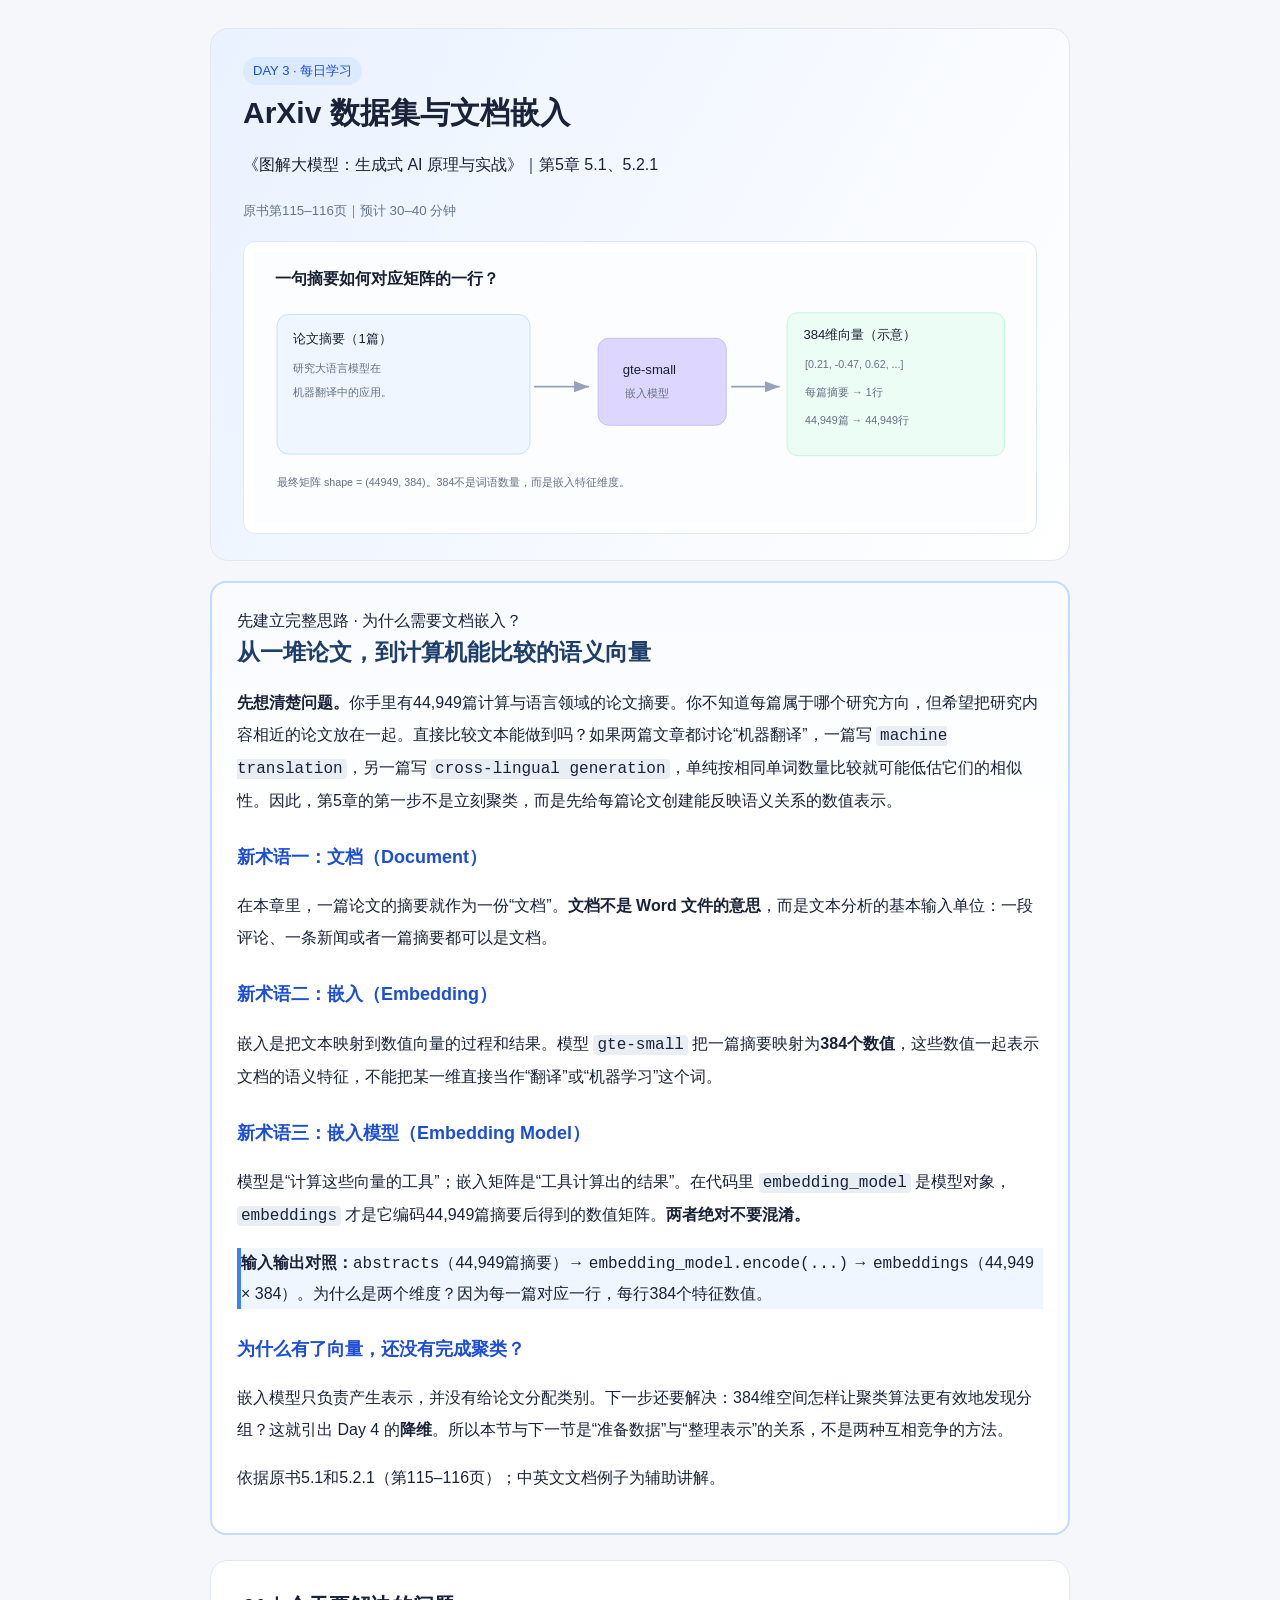
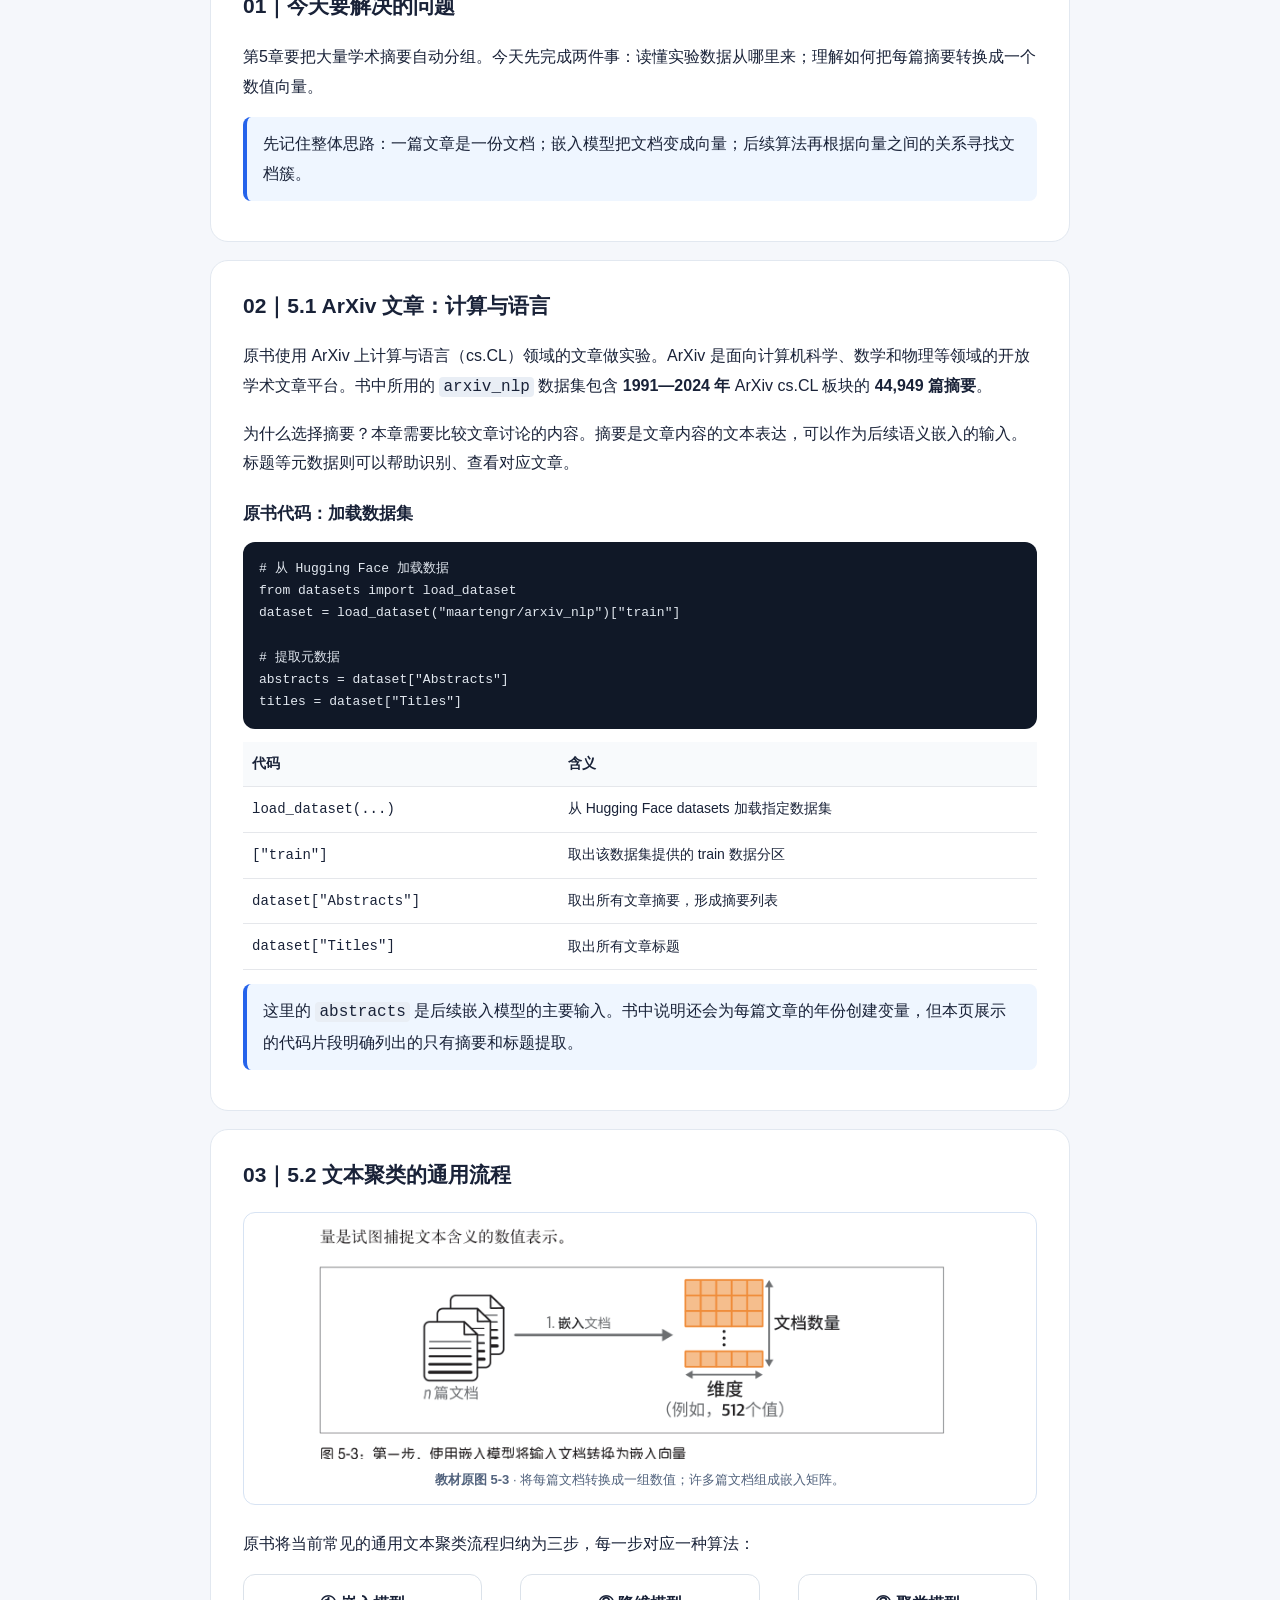
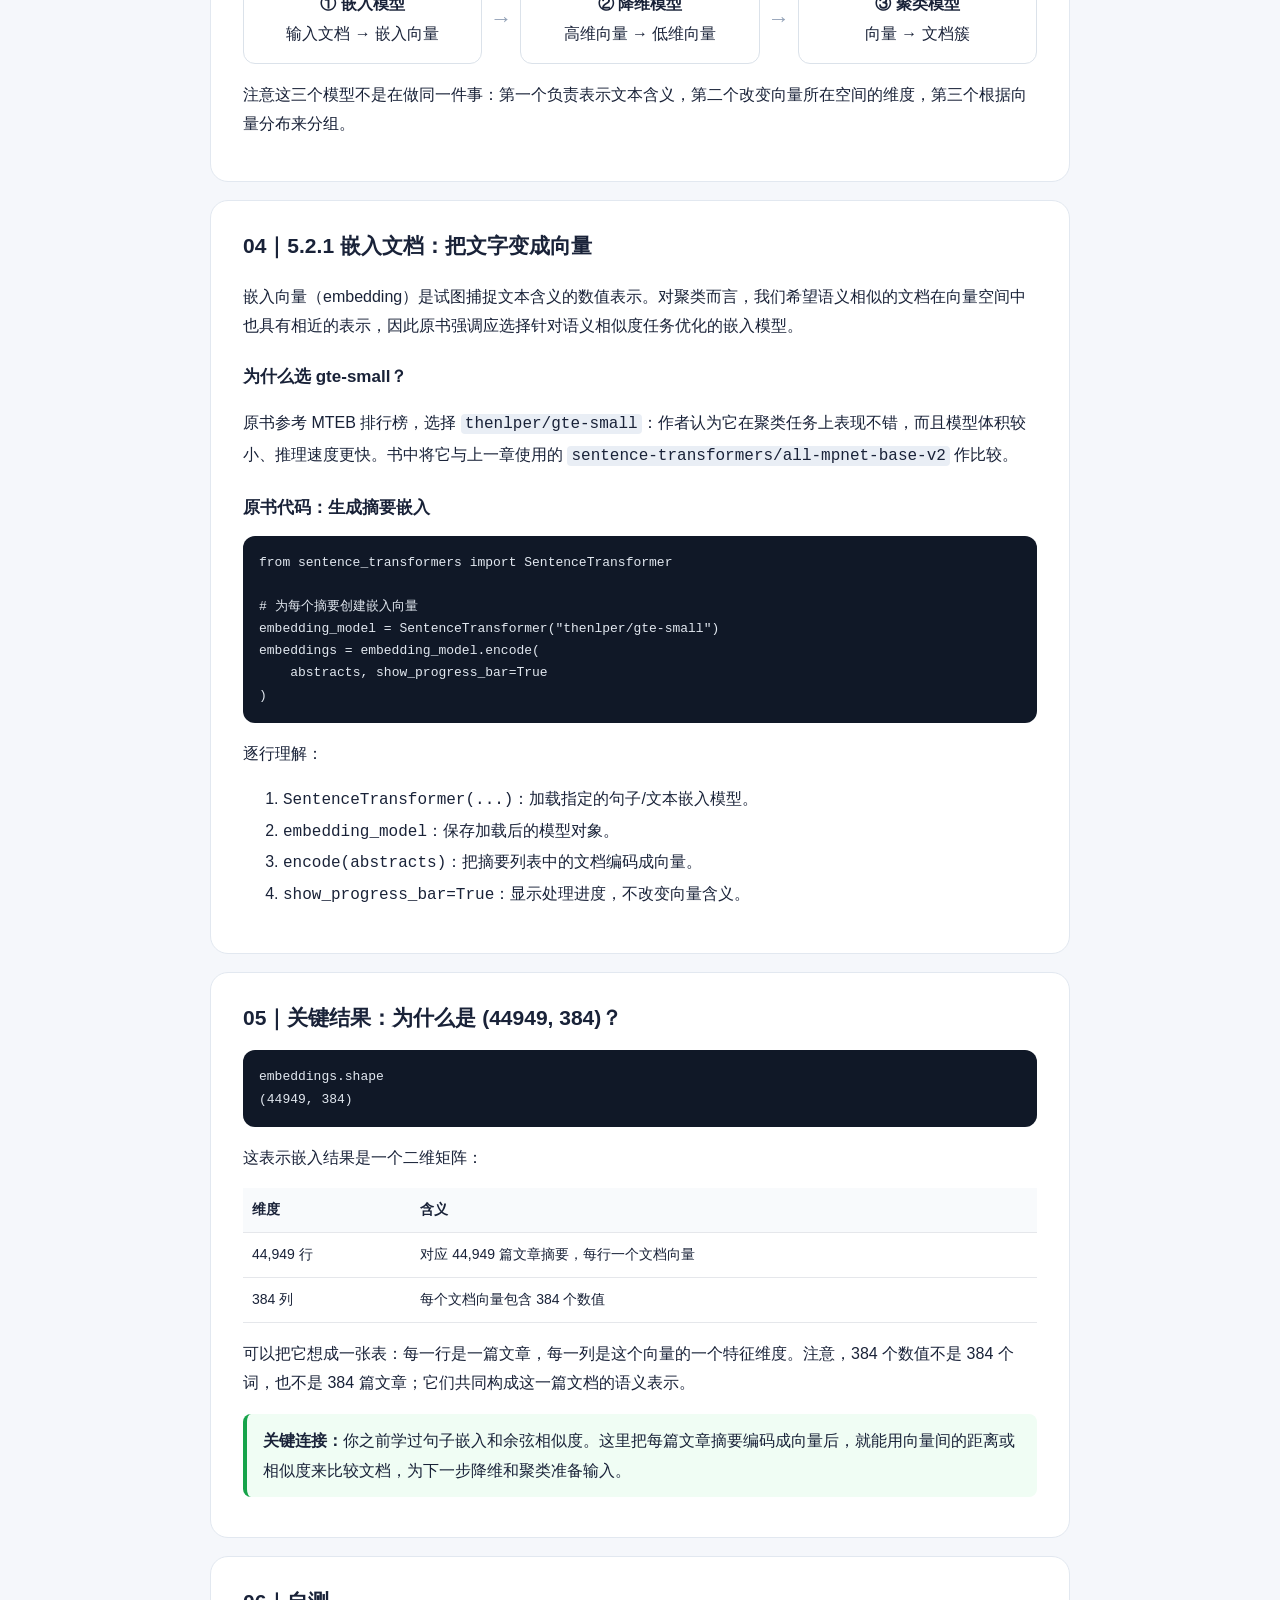
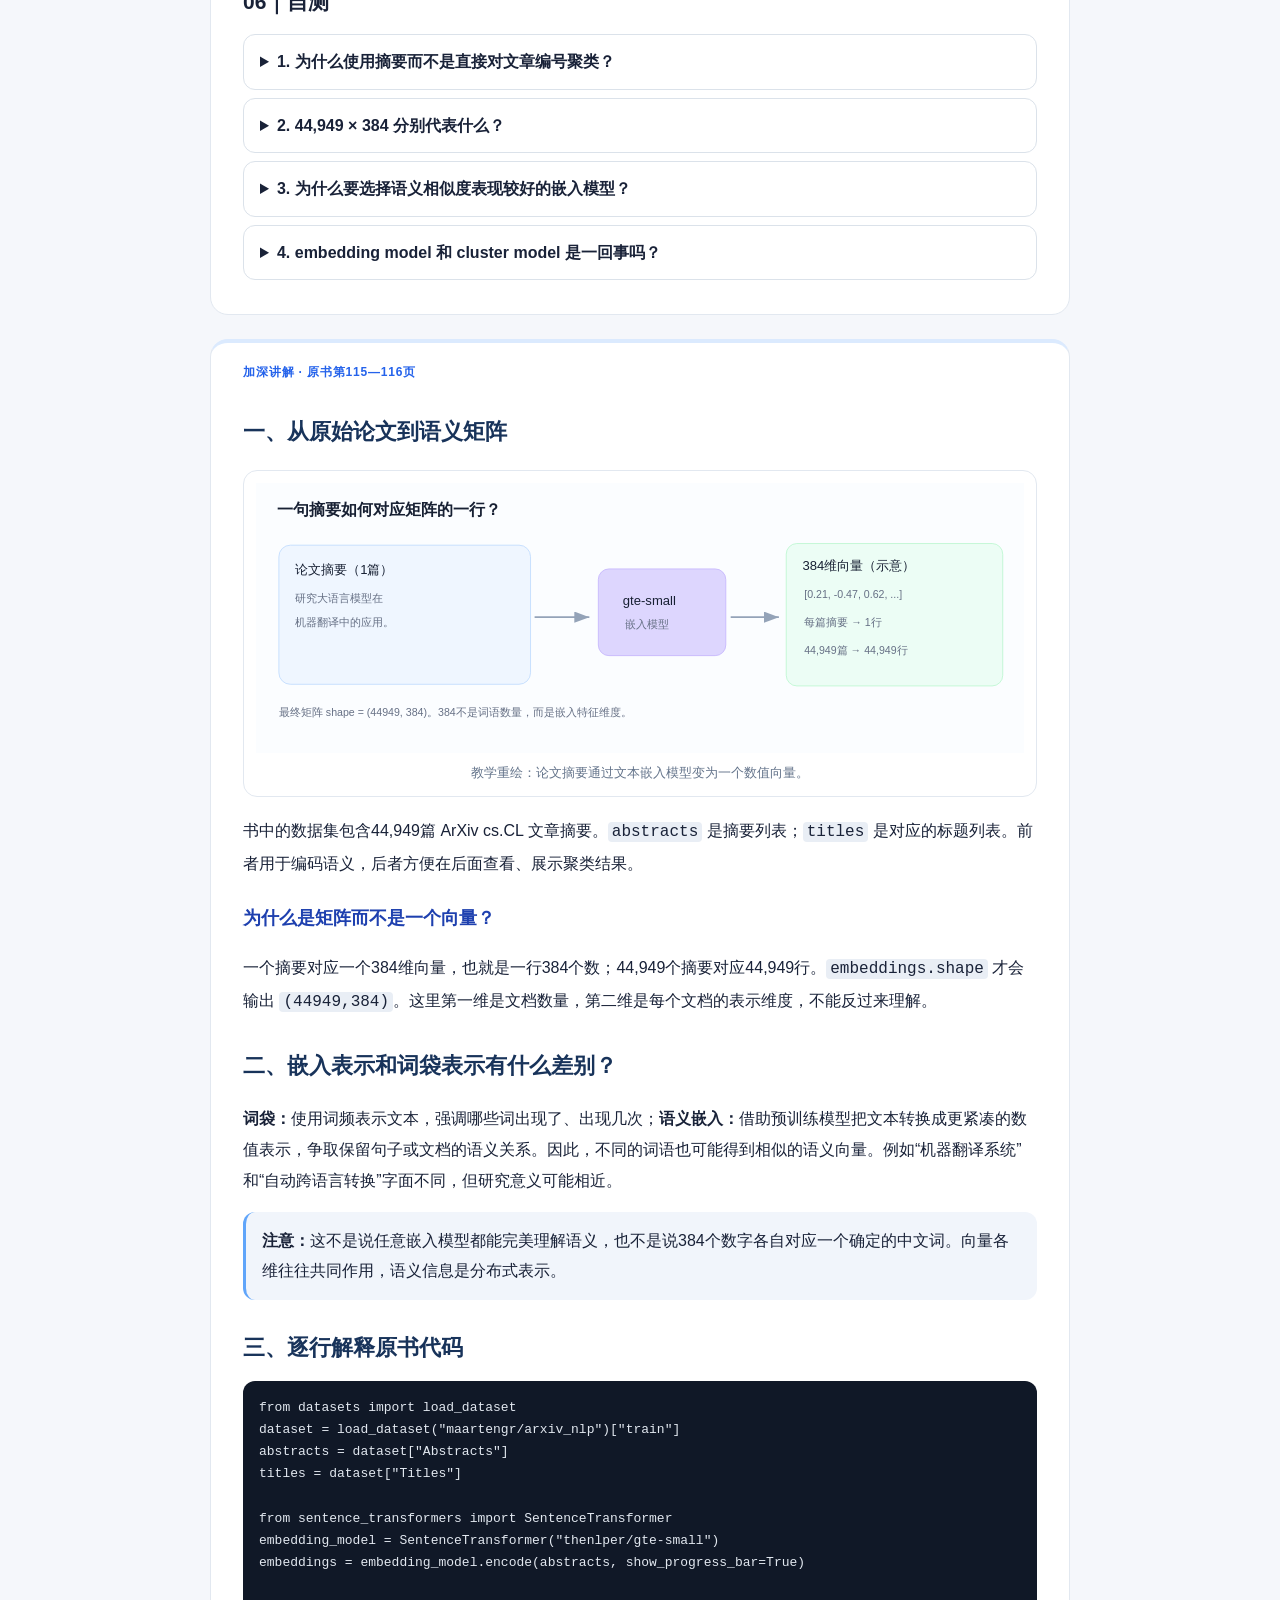
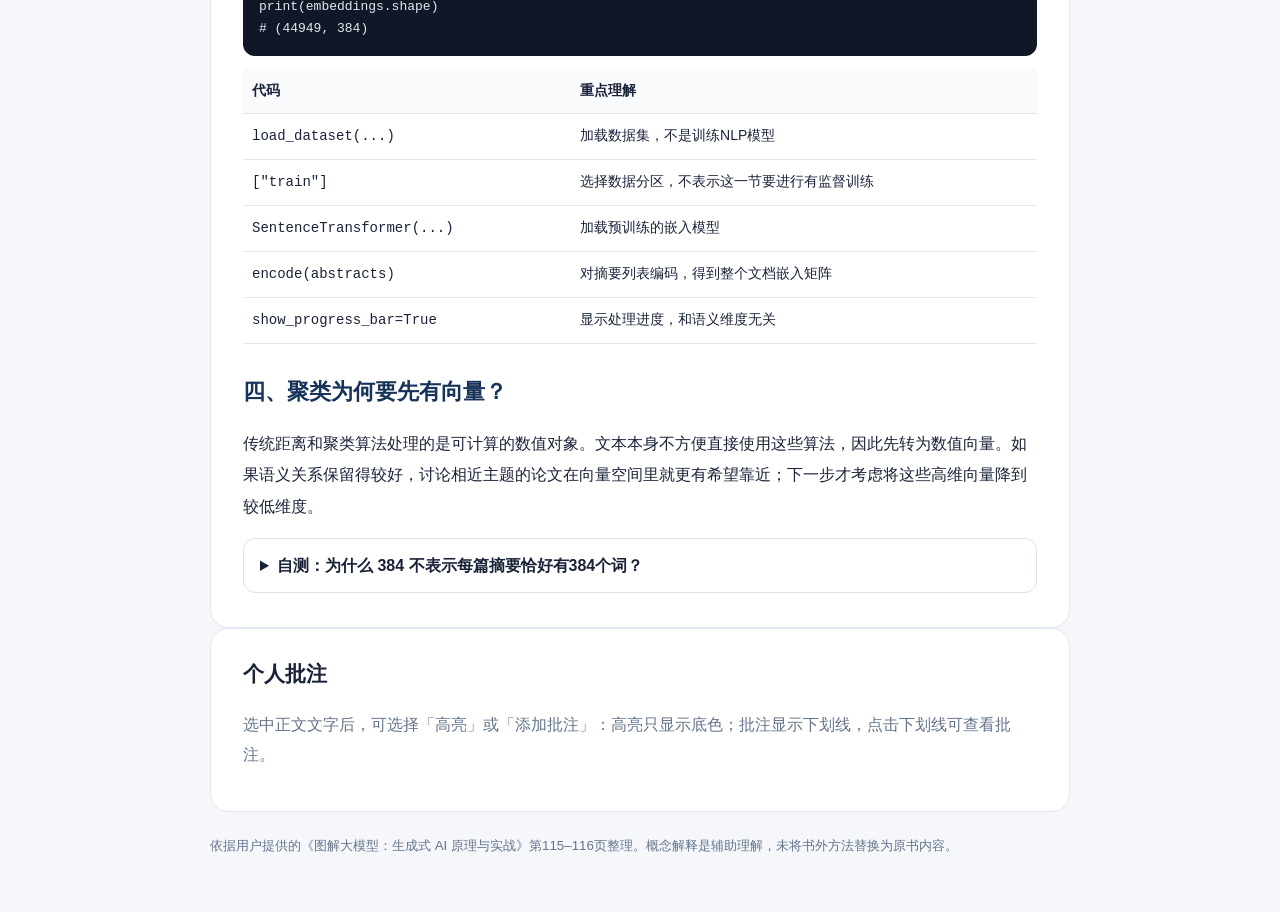
<file: day3.html>
<!doctype html>
<html lang="zh-CN"><head><meta charset="utf-8"><meta name="viewport" content="width=device-width,initial-scale=1">
<title>Day 3｜ArXiv 数据集与文档嵌入</title>
<style>
*{box-sizing:border-box}body{margin:0;background:#f5f7fb;color:#192238;font:16px/1.85 -apple-system,BlinkMacSystemFont,"Segoe UI","PingFang SC",sans-serif}.wrap{max-width:900px;margin:auto;padding:28px 20px 90px}header,section{background:#fff;border:1px solid #e2e8f0;border-radius:18px;padding:26px 32px;margin-bottom:18px}header{background:linear-gradient(120deg,#eaf2ff,#fff)}h1{font-size:30px;line-height:1.35;margin:8px 0}h2{font-size:21px;margin:0 0 12px}h3{font-size:17px;margin:20px 0 8px}.muted,small{color:#64748b}.pill{display:inline-block;color:#1d4ed8;background:#dbeafe;border-radius:20px;padding:2px 10px;font-size:13px}.call{background:#eff6ff;padding:12px 16px;border-left:4px solid #2563eb;border-radius:8px;margin:14px 0}.good{background:#f0fdf4;border-left-color:#16a34a}pre{background:#101827;color:#e2e8f0;padding:16px;border-radius:12px;white-space:pre-wrap;overflow:auto;font-size:13px;line-height:1.7}code{font-family:ui-monospace,Consolas,monospace}p code{background:#e9eef5;padding:1px 4px;border-radius:4px}table{width:100%;border-collapse:collapse;font-size:14px}th,td{border-bottom:1px solid #e5e7eb;padding:9px;text-align:left}th{background:#f8fafc}.flow{display:flex;gap:8px;align-items:center;flex-wrap:wrap}.step{flex:1 1 140px;border:1px solid #dbe2ea;border-radius:12px;padding:14px;text-align:center;background:#fff}.arrow{color:#94a3b8;font-size:22px}details{border:1px solid #dbe2ea;padding:12px 16px;border-radius:12px;margin:8px 0}summary{cursor:pointer;font-weight:600}.toolbar{display:flex;gap:8px;flex-wrap:wrap}.toolbar button,#editor button{border:1px solid #cbd5e1;background:white;border-radius:8px;padding:7px 12px;cursor:pointer}#notes{display:none;background:#eff6ff;padding:12px;border-radius:10px;margin-top:12px}.note{border-bottom:1px solid #dbe2ea;padding:8px 0;white-space:pre-wrap}#annotate{display:none;position:fixed;bottom:16px;right:16px;z-index:10;background:#1d4ed8;color:white;border:0;border-radius:10px;padding:10px 15px;cursor:pointer}#editor{display:none;position:fixed;bottom:18px;right:18px;width:min(360px,calc(100vw - 36px));z-index:20;background:white;box-shadow:0 12px 45px #0003;padding:20px;border:1px solid #ddd;border-radius:14px}#editor textarea{width:100%;height:100px;padding:10px;border:1px solid #cbd5e1;border-radius:8px}@media(max-width:600px){header,section{padding:20px}.wrap{padding:14px}}
/* Selection actions: highlight and annotation are visually distinct */
.annotation-mark{display:inline;border-radius:2px;padding:0;box-decoration-break:clone;-webkit-box-decoration-break:clone}
.annotation-highlight{background:#ffe89a!important;color:inherit!important;text-decoration:none!important;box-shadow:none!important;cursor:inherit}
.annotation-underline{background:transparent!important;color:inherit!important;text-decoration:underline!important;text-decoration-color:#2563eb!important;text-decoration-thickness:1.5px!important;text-underline-offset:3px!important;cursor:pointer}
.annotation-underline:hover{text-decoration-thickness:2px!important}
.annotation-ui{font:14px/1.5 -apple-system,BlinkMacSystemFont,"Segoe UI","PingFang SC","Microsoft YaHei",sans-serif;color:#172033}
.annotation-toolbar{position:fixed;z-index:99999;display:none;align-items:center;gap:6px;padding:6px;background:#fff;border:1px solid #dbe3ef;border-radius:12px;box-shadow:0 8px 24px rgba(15,23,42,.2);width:max-content;max-width:calc(100vw - 16px)}
.annotation-toolbar button{border:1px solid #d0d5dd;background:#fff;border-radius:8px;padding:7px 11px;cursor:pointer;font-family:inherit;font-size:13px;font-weight:600;line-height:1.3;white-space:nowrap}
.annotation-toolbar #makeHighlight{background:#fff4c2;border-color:#e6c65c}
.annotation-toolbar #makeAnnotation{background:#eff6ff;border-color:#93c5fd;color:#1d4ed8}
#annotationToolbarStatus{font-size:11px;color:#b45309;max-width:180px}
#annotationEditor,#annotationBubble{position:fixed;z-index:99998;display:none;right:18px;bottom:18px;width:min(360px,calc(100vw - 36px));background:#fff;border:1px solid #dbe3ef;border-radius:16px;padding:15px;box-shadow:0 16px 45px rgba(15,23,42,.2)}
#annotationEditor h3,#annotationBubble h3{font-size:15px;margin:0 0 8px}
#annotationEditor textarea{width:100%;min-height:110px;resize:vertical;border:1px solid #d0d5dd;border-radius:10px;padding:10px;font:14px/1.6 inherit;outline:none}
#annotationEditor textarea:focus{border-color:#2563eb;box-shadow:0 0 0 3px #dbeafe}
.annotation-buttons{display:flex;justify-content:flex-end;gap:8px;margin-top:10px}
.annotation-buttons button{border:1px solid #d0d5dd;background:#fff;border-radius:9px;padding:7px 11px;cursor:pointer;font:inherit}
.annotation-buttons .primary{background:#2563eb;border-color:#2563eb;color:#fff}
#annotationBubble .quote{font-size:12px;color:#64748b;background:#f8fafc;padding:8px;border-radius:8px;margin:8px 0;max-height:72px;overflow:auto}
#annotationBubble .note-body{white-space:pre-wrap;overflow-wrap:anywhere}
@media(max-width:650px){#annotationEditor,#annotationBubble{right:10px;bottom:10px;width:calc(100vw - 20px)}}
</style><link rel="stylesheet" href="annotations.css">
<link rel="stylesheet" href="lesson-expanded.css">
</head>
<body data-study-day="3"><div class="wrap">
<header><span class="pill">DAY 3 · 每日学习</span><h1>ArXiv 数据集与文档嵌入</h1><p>《图解大模型：生成式 AI 原理与实战》｜第5章 5.1、5.2.1</p><small>原书第115–116页｜预计 30–40 分钟</small><div class="study-diagram-preview" style="margin-top:16px;padding:10px;background:white;border:1px solid #dbeafe;border-radius:12px"><img src="data:image/svg+xml;charset=utf-8,%3Csvg%20xmlns%3D%22http%3A%2F%2Fwww.w3.org%2F2000%2Fsvg%22%20viewBox%3D%220%200%20940%20330%22%20width%3D%22940%22%20height%3D%22330%22%20role%3D%22img%22%3E%3Cdefs%3E%3Cstyle%3E.t%7Bfont%3A16px%20'PingFang%20SC'%2C'Microsoft%20YaHei'%2CArial%2Csans-serif%3Bfill%3A%23172033%7D.s%7Bfont%3A13px%20'PingFang%20SC'%2C'Microsoft%20YaHei'%2CArial%2Csans-serif%3Bfill%3A%23667085%7D.h%7Bfont%3Abold%2020px%20'PingFang%20SC'%2C'Microsoft%20YaHei'%2CArial%2Csans-serif%3Bfill%3A%23172033%7D.a%7Bstroke%3A%2394a3b8%3Bstroke-width%3A2.3%3Bfill%3Anone%3Bmarker-end%3Aurl(%23arrow)%7D%3C%2Fstyle%3E%3Cmarker%20id%3D%22arrow%22%20markerWidth%3D%2210%22%20markerHeight%3D%2210%22%20refX%3D%228%22%20refY%3D%223%22%20orient%3D%22auto%22%3E%3Cpath%20d%3D%22M0%200L8%203L0%206%22%20fill%3D%22%2394a3b8%22%2F%3E%3C%2Fmarker%3E%3C%2Fdefs%3E%3Crect%20width%3D%22940%22%20height%3D%22330%22%20fill%3D%22%23fbfdff%22%2F%3E%0A%3Ctext%20class%3D%22h%22%20x%3D%2226%22%20y%3D%2239%22%3E%E4%B8%80%E5%8F%A5%E6%91%98%E8%A6%81%E5%A6%82%E4%BD%95%E5%AF%B9%E5%BA%94%E7%9F%A9%E9%98%B5%E7%9A%84%E4%B8%80%E8%A1%8C%EF%BC%9F%3C%2Ftext%3E%0A%3Crect%20x%3D%2228%22%20y%3D%2276%22%20width%3D%22308%22%20height%3D%22170%22%20rx%3D%2214%22%20fill%3D%22%23eff6ff%22%20stroke%3D%22%23bfdbfe%22%2F%3E%3Ctext%20class%3D%22t%22%20x%3D%2248%22%20y%3D%22111%22%20font-weight%3D%22bold%22%3E%E8%AE%BA%E6%96%87%E6%91%98%E8%A6%81%EF%BC%881%E7%AF%87%EF%BC%89%3C%2Ftext%3E%3Ctext%20class%3D%22s%22%20x%3D%2248%22%20y%3D%22146%22%3E%E7%A0%94%E7%A9%B6%E5%A4%A7%E8%AF%AD%E8%A8%80%E6%A8%A1%E5%9E%8B%E5%9C%A8%3C%2Ftext%3E%3Ctext%20class%3D%22s%22%20x%3D%2248%22%20y%3D%22175%22%3E%E6%9C%BA%E5%99%A8%E7%BF%BB%E8%AF%91%E4%B8%AD%E7%9A%84%E5%BA%94%E7%94%A8%E3%80%82%3C%2Ftext%3E%0A%3Cpath%20class%3D%22a%22%20d%3D%22M341%20164H408%22%2F%3E%0A%3Crect%20x%3D%22419%22%20y%3D%22105%22%20width%3D%22156%22%20height%3D%22106%22%20rx%3D%2213%22%20fill%3D%22%23ddd6fe%22%20stroke%3D%22%23c4b5fd%22%2F%3E%3Ctext%20class%3D%22t%22%20x%3D%22449%22%20y%3D%22149%22%20font-weight%3D%22bold%22%3Egte-small%3C%2Ftext%3E%3Ctext%20class%3D%22s%22%20x%3D%22452%22%20y%3D%22177%22%3E%E5%B5%8C%E5%85%A5%E6%A8%A1%E5%9E%8B%3C%2Ftext%3E%0A%3Cpath%20class%3D%22a%22%20d%3D%22M581%20164H640%22%2F%3E%0A%3Crect%20x%3D%22649%22%20y%3D%2274%22%20width%3D%22265%22%20height%3D%22174%22%20rx%3D%2213%22%20fill%3D%22%23ecfdf5%22%20stroke%3D%22%23bbf7d0%22%2F%3E%0A%3Ctext%20class%3D%22t%22%20x%3D%22669%22%20y%3D%22106%22%20font-weight%3D%22bold%22%3E384%E7%BB%B4%E5%90%91%E9%87%8F%EF%BC%88%E7%A4%BA%E6%84%8F%EF%BC%89%3C%2Ftext%3E%0A%3Ctext%20class%3D%22s%22%20x%3D%22671%22%20y%3D%22141%22%3E%5B0.21%2C%20-0.47%2C%200.62%2C%20...%5D%3C%2Ftext%3E%3Ctext%20class%3D%22s%22%20x%3D%22671%22%20y%3D%22175%22%3E%E6%AF%8F%E7%AF%87%E6%91%98%E8%A6%81%20%E2%86%92%201%E8%A1%8C%3C%2Ftext%3E%3Ctext%20class%3D%22s%22%20x%3D%22671%22%20y%3D%22209%22%3E44%2C949%E7%AF%87%20%E2%86%92%2044%2C949%E8%A1%8C%3C%2Ftext%3E%0A%3Ctext%20class%3D%22s%22%20x%3D%2228%22%20y%3D%22285%22%3E%E6%9C%80%E7%BB%88%E7%9F%A9%E9%98%B5%20shape%20%3D%20(44949%2C%20384)%E3%80%82384%E4%B8%8D%E6%98%AF%E8%AF%8D%E8%AF%AD%E6%95%B0%E9%87%8F%EF%BC%8C%E8%80%8C%E6%98%AF%E5%B5%8C%E5%85%A5%E7%89%B9%E5%BE%81%E7%BB%B4%E5%BA%A6%E3%80%82%3C%2Ftext%3E%3C%2Fsvg%3E" alt="Day 3 核心知识图解" style="display:block;width:100%;height:auto;max-height:340px;object-fit:contain"></div></header>
<section class="card study-story" id="learning-thread"><div class="kicker">先建立完整思路 · 为什么需要文档嵌入？</div>
<h2>从一堆论文，到计算机能比较的语义向量</h2>
<p><b>先想清楚问题。</b>你手里有44,949篇计算与语言领域的论文摘要。你不知道每篇属于哪个研究方向，但希望把研究内容相近的论文放在一起。直接比较文本能做到吗？如果两篇文章都讨论“机器翻译”，一篇写 <code>machine translation</code>，另一篇写 <code>cross-lingual generation</code>，单纯按相同单词数量比较就可能低估它们的相似性。因此，第5章的第一步不是立刻聚类，而是先给每篇论文创建能反映语义关系的数值表示。</p>
<h3>新术语一：文档（Document）</h3><p>在本章里，一篇论文的摘要就作为一份“文档”。<b>文档不是 Word 文件的意思</b>，而是文本分析的基本输入单位：一段评论、一条新闻或者一篇摘要都可以是文档。</p>
<h3>新术语二：嵌入（Embedding）</h3><p>嵌入是把文本映射到数值向量的过程和结果。模型 <code>gte-small</code> 把一篇摘要映射为<b>384个数值</b>，这些数值一起表示文档的语义特征，不能把某一维直接当作“翻译”或“机器学习”这个词。</p>
<h3>新术语三：嵌入模型（Embedding Model）</h3><p>模型是“计算这些向量的工具”；嵌入矩阵是“工具计算出的结果”。在代码里 <code>embedding_model</code> 是模型对象，<code>embeddings</code> 才是它编码44,949篇摘要后得到的数值矩阵。<b>两者绝对不要混淆。</b></p>
<div class="explain"><b>输入输出对照：</b><code>abstracts</code>（44,949篇摘要）→ <code>embedding_model.encode(...)</code> → <code>embeddings</code>（44,949 × 384）。为什么是两个维度？因为每一篇对应一行，每行384个特征数值。</div>
<h3>为什么有了向量，还没有完成聚类？</h3><p>嵌入模型只负责产生表示，并没有给论文分配类别。下一步还要解决：384维空间怎样让聚类算法更有效地发现分组？这就引出 Day 4 的<b>降维</b>。所以本节与下一节是“准备数据”与“整理表示”的关系，不是两种互相竞争的方法。</p>
<p class="page-ref">依据原书5.1和5.2.1（第115–116页）；中英文文档例子为辅助讲解。</p>
</section>
<section><h2>01｜今天要解决的问题</h2><p>第5章要把大量学术摘要自动分组。今天先完成两件事：读懂实验数据从哪里来；理解如何把每篇摘要转换成一个数值向量。</p><div class="call">先记住整体思路：一篇文章是一份文档；嵌入模型把文档变成向量；后续算法再根据向量之间的关系寻找文档簇。</div></section>
<section><h2>02｜5.1 ArXiv 文章：计算与语言</h2><p>原书使用 ArXiv 上计算与语言（cs.CL）领域的文章做实验。ArXiv 是面向计算机科学、数学和物理等领域的开放学术文章平台。书中所用的 <code>arxiv_nlp</code> 数据集包含 <b>1991—2024 年</b> ArXiv cs.CL 板块的 <b>44,949 篇摘要</b>。</p><p>为什么选择摘要？本章需要比较文章讨论的内容。摘要是文章内容的文本表达，可以作为后续语义嵌入的输入。标题等元数据则可以帮助识别、查看对应文章。</p><h3>原书代码：加载数据集</h3><pre><code># 从 Hugging Face 加载数据
from datasets import load_dataset
dataset = load_dataset("maartengr/arxiv_nlp")["train"]

# 提取元数据
abstracts = dataset["Abstracts"]
titles = dataset["Titles"]</code></pre><table><tr><th>代码</th><th>含义</th></tr><tr><td><code>load_dataset(...)</code></td><td>从 Hugging Face datasets 加载指定数据集</td></tr><tr><td><code>["train"]</code></td><td>取出该数据集提供的 train 数据分区</td></tr><tr><td><code>dataset["Abstracts"]</code></td><td>取出所有文章摘要，形成摘要列表</td></tr><tr><td><code>dataset["Titles"]</code></td><td>取出所有文章标题</td></tr></table><p class="call">这里的 <code>abstracts</code> 是后续嵌入模型的主要输入。书中说明还会为每篇文章的年份创建变量，但本页展示的代码片段明确列出的只有摘要和标题提取。</p></section>
<section><h2>03｜5.2 文本聚类的通用流程</h2>
<figure class="actual-book-figure" style="margin:18px 0 24px;padding:12px;border:1px solid #d7e3f3;border-radius:12px;background:#fff"><img src="[data-uri]" alt="《图解大模型》教材原图 5-3" loading="lazy" style="display:block;width:100%;max-width:940px;height:auto;margin:auto"><figcaption style="font-size:13px;color:#53647e;text-align:center;margin-top:9px"><strong>教材原图 5-3</strong> · 将每篇文档转换成一组数值；许多篇文档组成嵌入矩阵。</figcaption></figure><p>原书将当前常见的通用文本聚类流程归纳为三步，每一步对应一种算法：</p><div class="flow"><div class="step"><b>① 嵌入模型</b><br>输入文档 → 嵌入向量</div><div class="arrow">→</div><div class="step"><b>② 降维模型</b><br>高维向量 → 低维向量</div><div class="arrow">→</div><div class="step"><b>③ 聚类模型</b><br>向量 → 文档簇</div></div><p>注意这三个模型不是在做同一件事：第一个负责表示文本含义，第二个改变向量所在空间的维度，第三个根据向量分布来分组。</p></section>
<section><h2>04｜5.2.1 嵌入文档：把文字变成向量</h2><p>嵌入向量（embedding）是试图捕捉文本含义的数值表示。对聚类而言，我们希望语义相似的文档在向量空间中也具有相近的表示，因此原书强调应选择针对语义相似度任务优化的嵌入模型。</p><h3>为什么选 gte-small？</h3><p>原书参考 MTEB 排行榜，选择 <code>thenlper/gte-small</code>：作者认为它在聚类任务上表现不错，而且模型体积较小、推理速度更快。书中将它与上一章使用的 <code>sentence-transformers/all-mpnet-base-v2</code> 作比较。</p><h3>原书代码：生成摘要嵌入</h3><pre><code>from sentence_transformers import SentenceTransformer

# 为每个摘要创建嵌入向量
embedding_model = SentenceTransformer("thenlper/gte-small")
embeddings = embedding_model.encode(
    abstracts, show_progress_bar=True
)</code></pre><p>逐行理解：</p><ol><li><code>SentenceTransformer(...)</code>：加载指定的句子/文本嵌入模型。</li><li><code>embedding_model</code>：保存加载后的模型对象。</li><li><code>encode(abstracts)</code>：把摘要列表中的文档编码成向量。</li><li><code>show_progress_bar=True</code>：显示处理进度，不改变向量含义。</li></ol></section>
<section><h2>05｜关键结果：为什么是 (44949, 384)？</h2><pre><code>embeddings.shape
(44949, 384)</code></pre><p>这表示嵌入结果是一个二维矩阵：</p><table><tr><th>维度</th><th>含义</th></tr><tr><td>44,949 行</td><td>对应 44,949 篇文章摘要，每行一个文档向量</td></tr><tr><td>384 列</td><td>每个文档向量包含 384 个数值</td></tr></table><p>可以把它想成一张表：每一行是一篇文章，每一列是这个向量的一个特征维度。注意，384 个数值不是 384 个词，也不是 384 篇文章；它们共同构成这一篇文档的语义表示。</p><div class="call good"><b>关键连接：</b>你之前学过句子嵌入和余弦相似度。这里把每篇文章摘要编码成向量后，就能用向量间的距离或相似度来比较文档，为下一步降维和聚类准备输入。</div></section>
<section><h2>06｜自测</h2><details><summary>1. 为什么使用摘要而不是直接对文章编号聚类？</summary><p>文章编号只用于标识，不表达文章讨论的语义内容。摘要包含文本内容，嵌入模型才能据此形成语义表示。</p></details><details><summary>2. 44,949 × 384 分别代表什么？</summary><p>44,949 篇摘要，每篇摘要对应一个 384 维向量。</p></details><details><summary>3. 为什么要选择语义相似度表现较好的嵌入模型？</summary><p>聚类的目标是发现语义相似的文档组，嵌入向量应尽量保留文本语义关系。</p></details><details><summary>4. embedding model 和 cluster model 是一回事吗？</summary><p>不是。嵌入模型负责把文档变成向量；聚类模型负责根据向量之间的关系形成簇。</p></details></section>
<section class="study-longread" id="expanded-day3"><div class="kicker">加深讲解 · 原书第115—116页</div><h2>一、从原始论文到语义矩阵</h2>
<figure><img src="data:image/svg+xml;charset=utf-8,%3Csvg%20xmlns%3D%22http%3A%2F%2Fwww.w3.org%2F2000%2Fsvg%22%20viewBox%3D%220%200%20940%20330%22%20width%3D%22940%22%20height%3D%22330%22%20role%3D%22img%22%3E%3Cdefs%3E%3Cstyle%3E.t%7Bfont%3A16px%20'PingFang%20SC'%2C'Microsoft%20YaHei'%2CArial%2Csans-serif%3Bfill%3A%23172033%7D.s%7Bfont%3A13px%20'PingFang%20SC'%2C'Microsoft%20YaHei'%2CArial%2Csans-serif%3Bfill%3A%23667085%7D.h%7Bfont%3Abold%2020px%20'PingFang%20SC'%2C'Microsoft%20YaHei'%2CArial%2Csans-serif%3Bfill%3A%23172033%7D.a%7Bstroke%3A%2394a3b8%3Bstroke-width%3A2.3%3Bfill%3Anone%3Bmarker-end%3Aurl(%23arrow)%7D%3C%2Fstyle%3E%3Cmarker%20id%3D%22arrow%22%20markerWidth%3D%2210%22%20markerHeight%3D%2210%22%20refX%3D%228%22%20refY%3D%223%22%20orient%3D%22auto%22%3E%3Cpath%20d%3D%22M0%200L8%203L0%206%22%20fill%3D%22%2394a3b8%22%2F%3E%3C%2Fmarker%3E%3C%2Fdefs%3E%3Crect%20width%3D%22940%22%20height%3D%22330%22%20fill%3D%22%23fbfdff%22%2F%3E%0A%3Ctext%20class%3D%22h%22%20x%3D%2226%22%20y%3D%2239%22%3E%E4%B8%80%E5%8F%A5%E6%91%98%E8%A6%81%E5%A6%82%E4%BD%95%E5%AF%B9%E5%BA%94%E7%9F%A9%E9%98%B5%E7%9A%84%E4%B8%80%E8%A1%8C%EF%BC%9F%3C%2Ftext%3E%0A%3Crect%20x%3D%2228%22%20y%3D%2276%22%20width%3D%22308%22%20height%3D%22170%22%20rx%3D%2214%22%20fill%3D%22%23eff6ff%22%20stroke%3D%22%23bfdbfe%22%2F%3E%3Ctext%20class%3D%22t%22%20x%3D%2248%22%20y%3D%22111%22%20font-weight%3D%22bold%22%3E%E8%AE%BA%E6%96%87%E6%91%98%E8%A6%81%EF%BC%881%E7%AF%87%EF%BC%89%3C%2Ftext%3E%3Ctext%20class%3D%22s%22%20x%3D%2248%22%20y%3D%22146%22%3E%E7%A0%94%E7%A9%B6%E5%A4%A7%E8%AF%AD%E8%A8%80%E6%A8%A1%E5%9E%8B%E5%9C%A8%3C%2Ftext%3E%3Ctext%20class%3D%22s%22%20x%3D%2248%22%20y%3D%22175%22%3E%E6%9C%BA%E5%99%A8%E7%BF%BB%E8%AF%91%E4%B8%AD%E7%9A%84%E5%BA%94%E7%94%A8%E3%80%82%3C%2Ftext%3E%0A%3Cpath%20class%3D%22a%22%20d%3D%22M341%20164H408%22%2F%3E%0A%3Crect%20x%3D%22419%22%20y%3D%22105%22%20width%3D%22156%22%20height%3D%22106%22%20rx%3D%2213%22%20fill%3D%22%23ddd6fe%22%20stroke%3D%22%23c4b5fd%22%2F%3E%3Ctext%20class%3D%22t%22%20x%3D%22449%22%20y%3D%22149%22%20font-weight%3D%22bold%22%3Egte-small%3C%2Ftext%3E%3Ctext%20class%3D%22s%22%20x%3D%22452%22%20y%3D%22177%22%3E%E5%B5%8C%E5%85%A5%E6%A8%A1%E5%9E%8B%3C%2Ftext%3E%0A%3Cpath%20class%3D%22a%22%20d%3D%22M581%20164H640%22%2F%3E%0A%3Crect%20x%3D%22649%22%20y%3D%2274%22%20width%3D%22265%22%20height%3D%22174%22%20rx%3D%2213%22%20fill%3D%22%23ecfdf5%22%20stroke%3D%22%23bbf7d0%22%2F%3E%0A%3Ctext%20class%3D%22t%22%20x%3D%22669%22%20y%3D%22106%22%20font-weight%3D%22bold%22%3E384%E7%BB%B4%E5%90%91%E9%87%8F%EF%BC%88%E7%A4%BA%E6%84%8F%EF%BC%89%3C%2Ftext%3E%0A%3Ctext%20class%3D%22s%22%20x%3D%22671%22%20y%3D%22141%22%3E%5B0.21%2C%20-0.47%2C%200.62%2C%20...%5D%3C%2Ftext%3E%3Ctext%20class%3D%22s%22%20x%3D%22671%22%20y%3D%22175%22%3E%E6%AF%8F%E7%AF%87%E6%91%98%E8%A6%81%20%E2%86%92%201%E8%A1%8C%3C%2Ftext%3E%3Ctext%20class%3D%22s%22%20x%3D%22671%22%20y%3D%22209%22%3E44%2C949%E7%AF%87%20%E2%86%92%2044%2C949%E8%A1%8C%3C%2Ftext%3E%0A%3Ctext%20class%3D%22s%22%20x%3D%2228%22%20y%3D%22285%22%3E%E6%9C%80%E7%BB%88%E7%9F%A9%E9%98%B5%20shape%20%3D%20(44949%2C%20384)%E3%80%82384%E4%B8%8D%E6%98%AF%E8%AF%8D%E8%AF%AD%E6%95%B0%E9%87%8F%EF%BC%8C%E8%80%8C%E6%98%AF%E5%B5%8C%E5%85%A5%E7%89%B9%E5%BE%81%E7%BB%B4%E5%BA%A6%E3%80%82%3C%2Ftext%3E%3C%2Fsvg%3E" alt="一篇文章被编码为384维向量，所有文章形成二维矩阵"><figcaption>教学重绘：论文摘要通过文本嵌入模型变为一个数值向量。</figcaption></figure>
<p>书中的数据集包含44,949篇 ArXiv cs.CL 文章摘要。<code>abstracts</code> 是摘要列表；<code>titles</code> 是对应的标题列表。前者用于编码语义，后者方便在后面查看、展示聚类结果。</p>
<h3>为什么是矩阵而不是一个向量？</h3><p>一个摘要对应一个384维向量，也就是一行384个数；44,949个摘要对应44,949行。<code>embeddings.shape</code> 才会输出 <code>(44949,384)</code>。这里第一维是文档数量，第二维是每个文档的表示维度，不能反过来理解。</p>
<h2>二、嵌入表示和词袋表示有什么差别？</h2>
<p><b>词袋：</b>使用词频表示文本，强调哪些词出现了、出现几次；<b>语义嵌入：</b>借助预训练模型把文本转换成更紧凑的数值表示，争取保留句子或文档的语义关系。因此，不同的词语也可能得到相似的语义向量。例如“机器翻译系统”和“自动跨语言转换”字面不同，但研究意义可能相近。</p>
<div class="explain"><b>注意：</b>这不是说任意嵌入模型都能完美理解语义，也不是说384个数字各自对应一个确定的中文词。向量各维往往共同作用，语义信息是分布式表示。</div>
<h2>三、逐行解释原书代码</h2>
<pre><code>from datasets import load_dataset
dataset = load_dataset("maartengr/arxiv_nlp")["train"]
abstracts = dataset["Abstracts"]
titles = dataset["Titles"]

from sentence_transformers import SentenceTransformer
embedding_model = SentenceTransformer("thenlper/gte-small")
embeddings = embedding_model.encode(abstracts, show_progress_bar=True)

print(embeddings.shape)
# (44949, 384)</code></pre>
<table><thead><tr><th>代码</th><th>重点理解</th></tr></thead><tbody>
<tr><td><code>load_dataset(...)</code></td><td>加载数据集，不是训练NLP模型</td></tr>
<tr><td><code>["train"]</code></td><td>选择数据分区，不表示这一节要进行有监督训练</td></tr>
<tr><td><code>SentenceTransformer(...)</code></td><td>加载预训练的嵌入模型</td></tr>
<tr><td><code>encode(abstracts)</code></td><td>对摘要列表编码，得到整个文档嵌入矩阵</td></tr>
<tr><td><code>show_progress_bar=True</code></td><td>显示处理进度，和语义维度无关</td></tr>
</tbody></table>
<h2>四、聚类为何要先有向量？</h2><p>传统距离和聚类算法处理的是可计算的数值对象。文本本身不方便直接使用这些算法，因此先转为数值向量。如果语义关系保留得较好，讨论相近主题的论文在向量空间里就更有希望靠近；下一步才考虑将这些高维向量降到较低维度。</p>
<details><summary>自测：为什么 384 不表示每篇摘要恰好有384个词？</summary><p>384是 gte-small 生成的固定向量维数，与原文词数不同；长短不同的摘要都可以获得同维度表示。</p></details>
</section>
<section><h2>个人批注</h2><p class="muted">选中正文文字后，可选择「高亮」或「添加批注」：高亮只显示底色；批注显示下划线，点击下划线可查看批注。</p></section>
<small>依据用户提供的《图解大模型：生成式 AI 原理与实战》第115–116页整理。概念解释是辅助理解，未将书外方法替换为原书内容。</small>

</div>


<script src="annotations.js"></script>
</body></html>
</file>
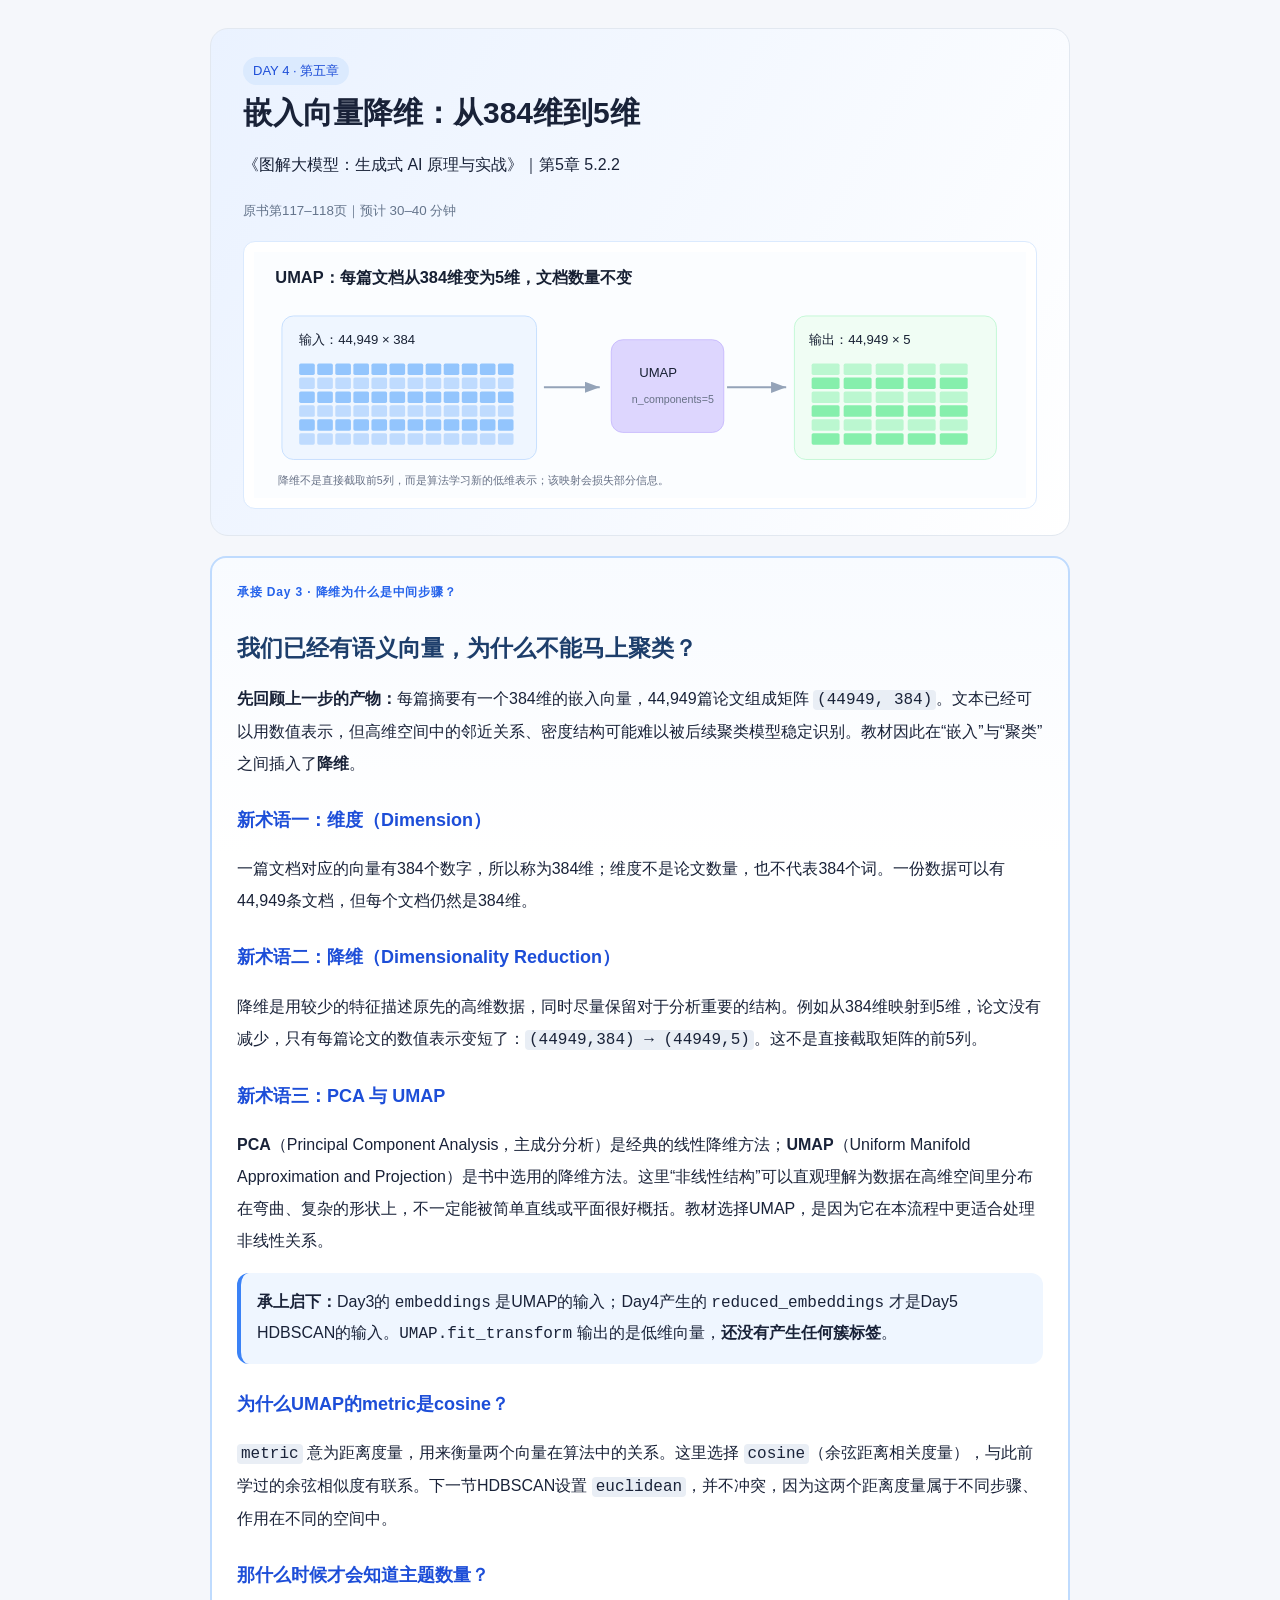
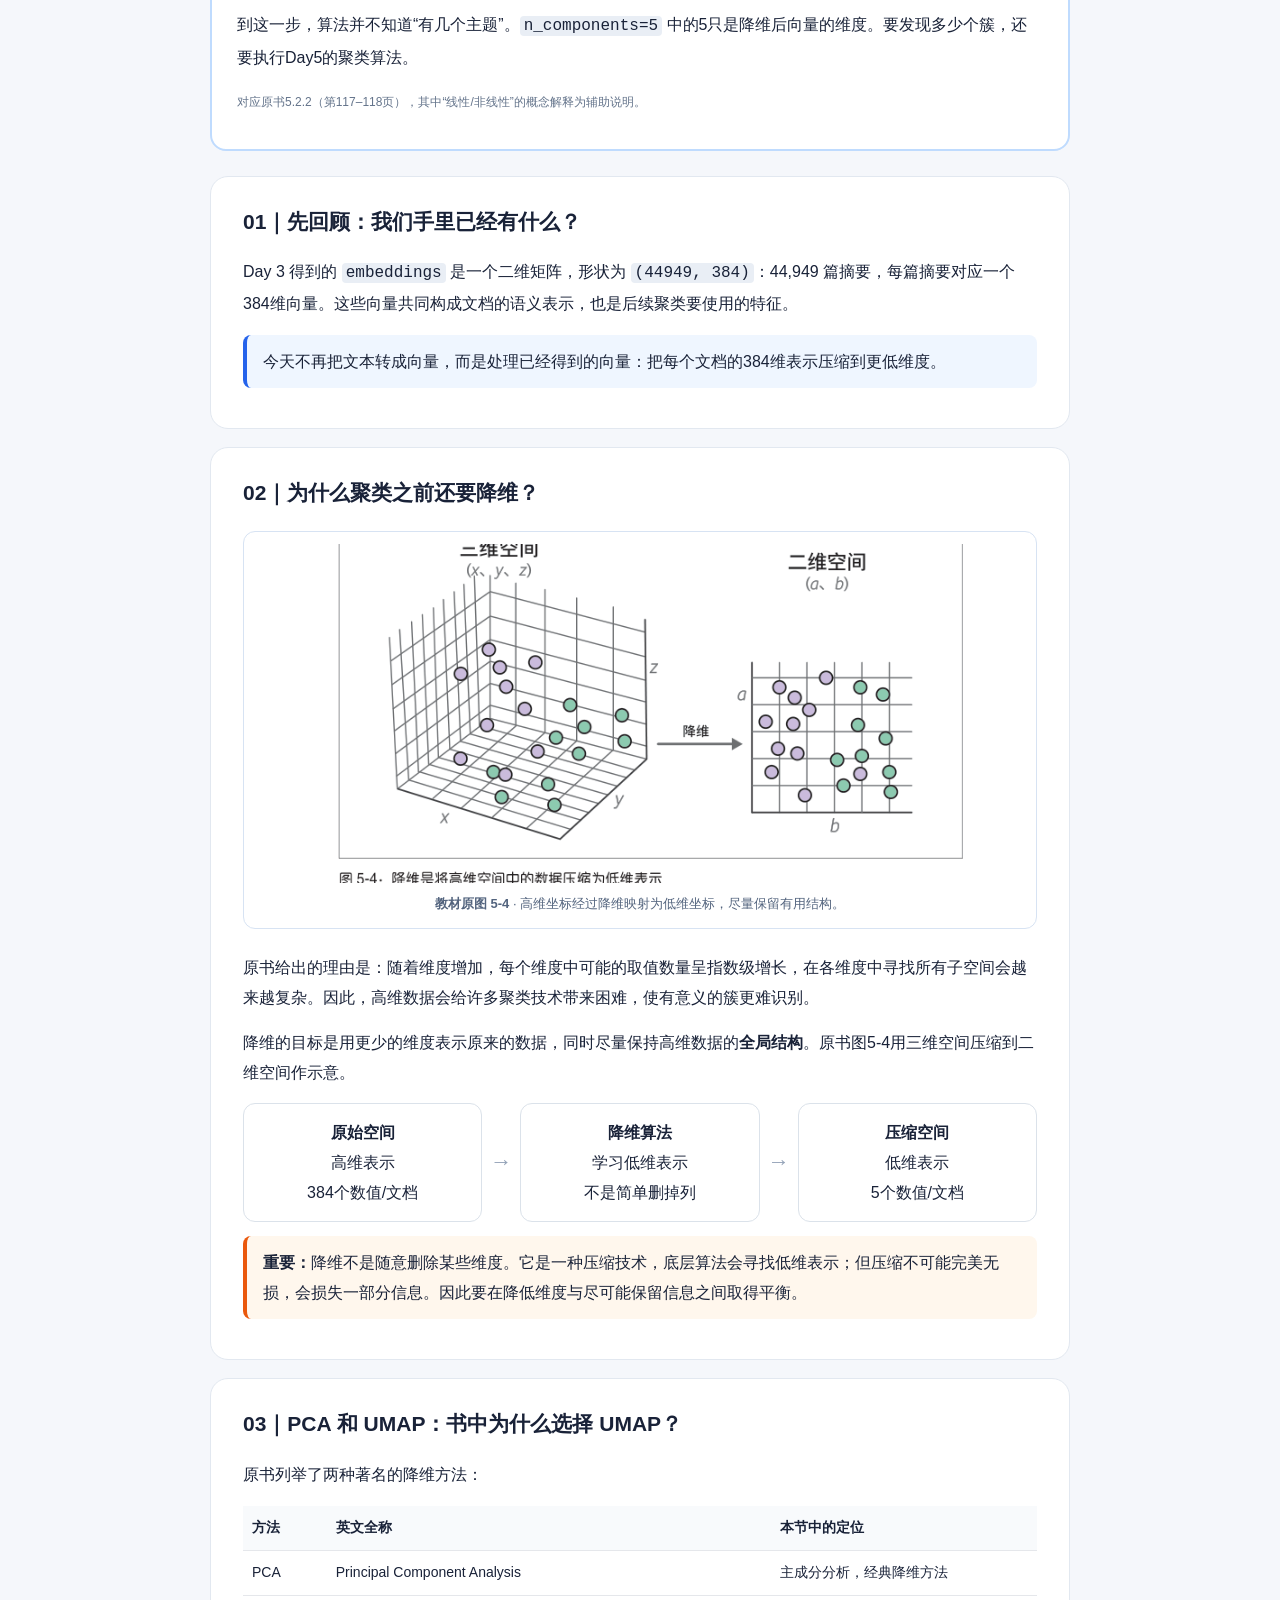
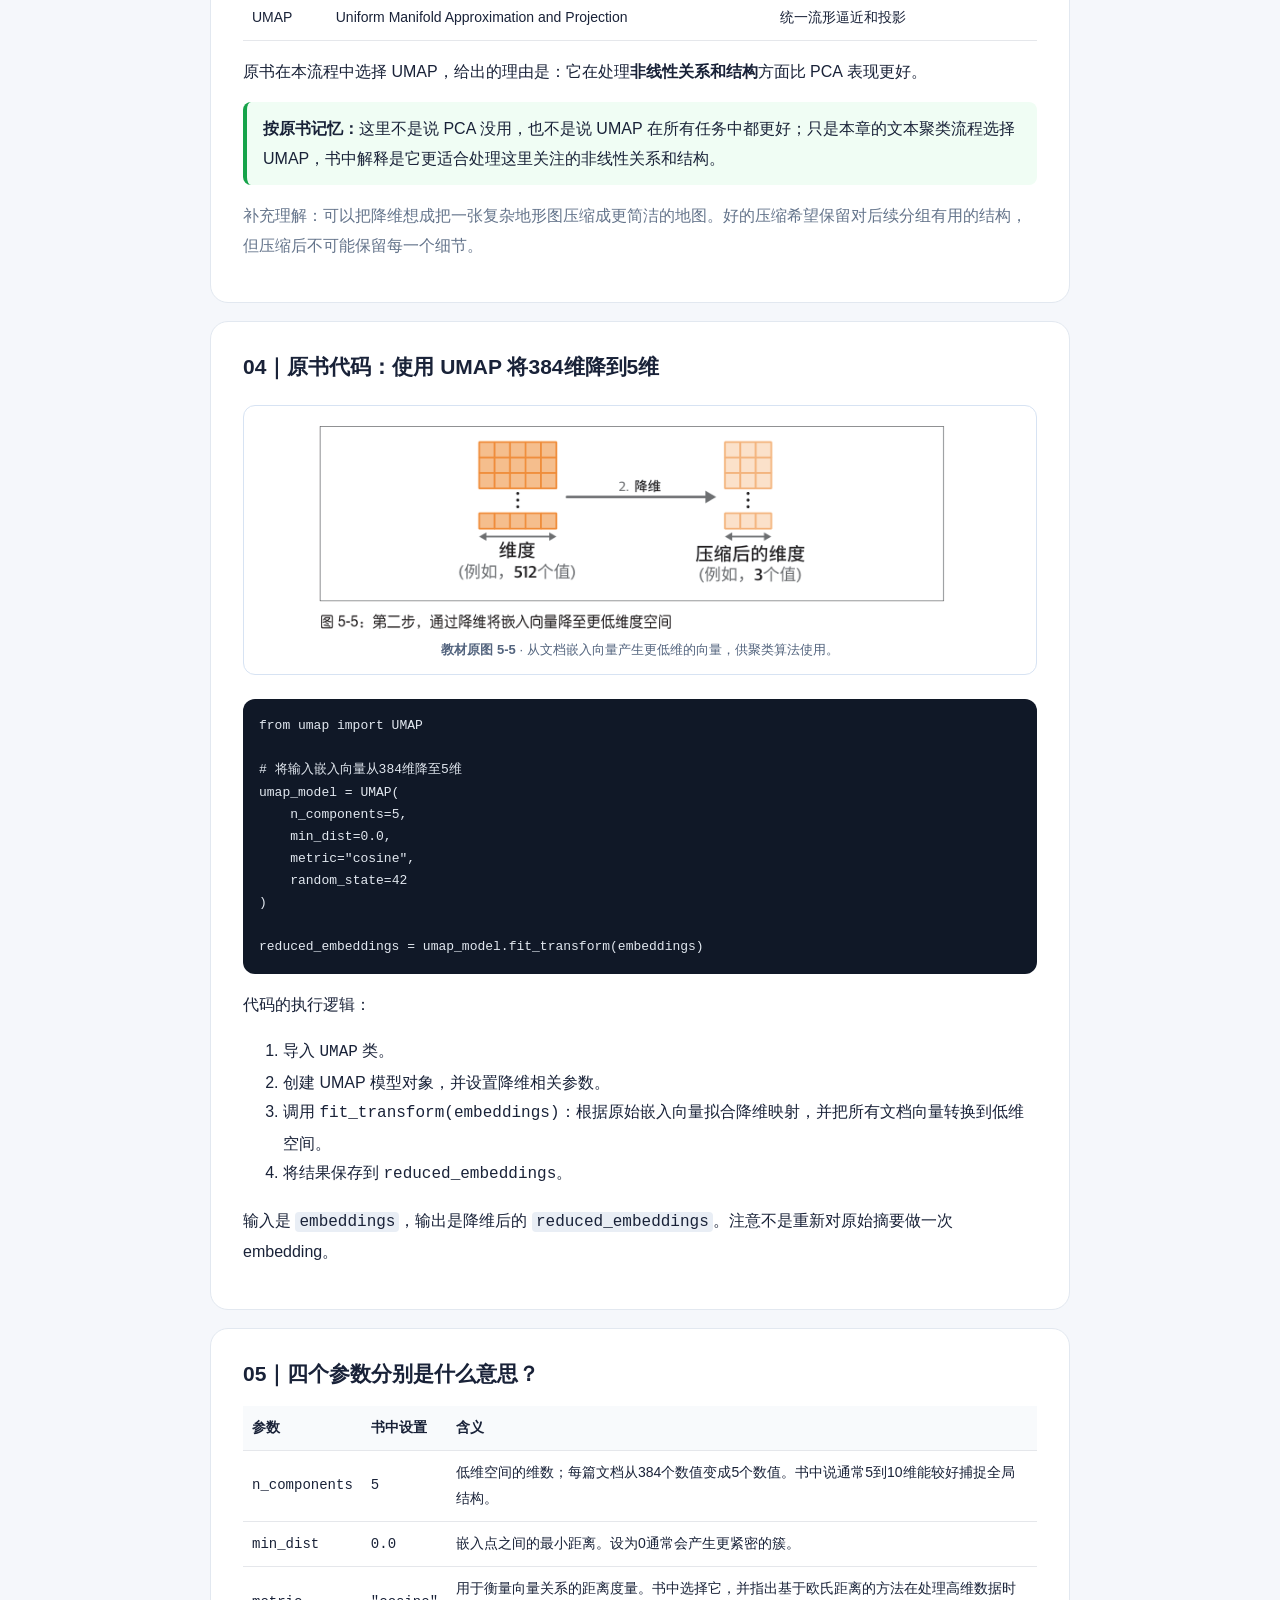
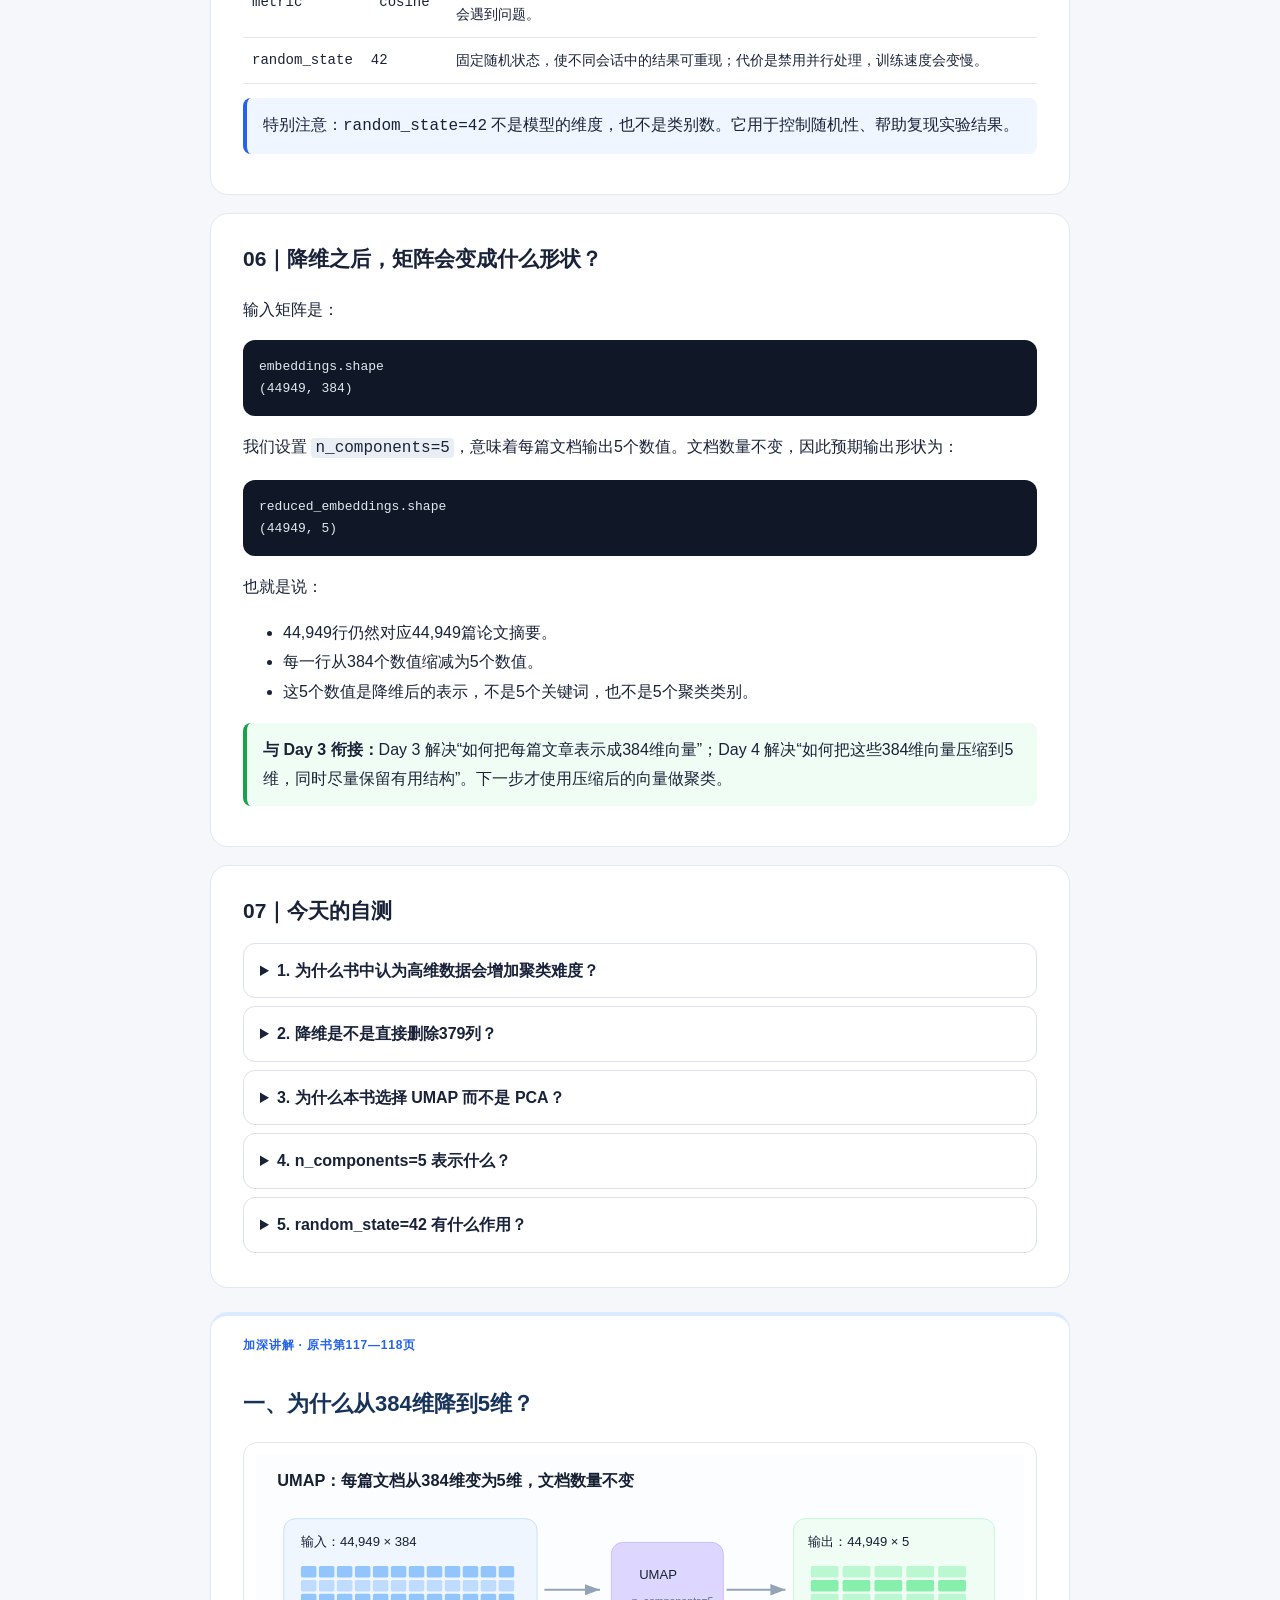
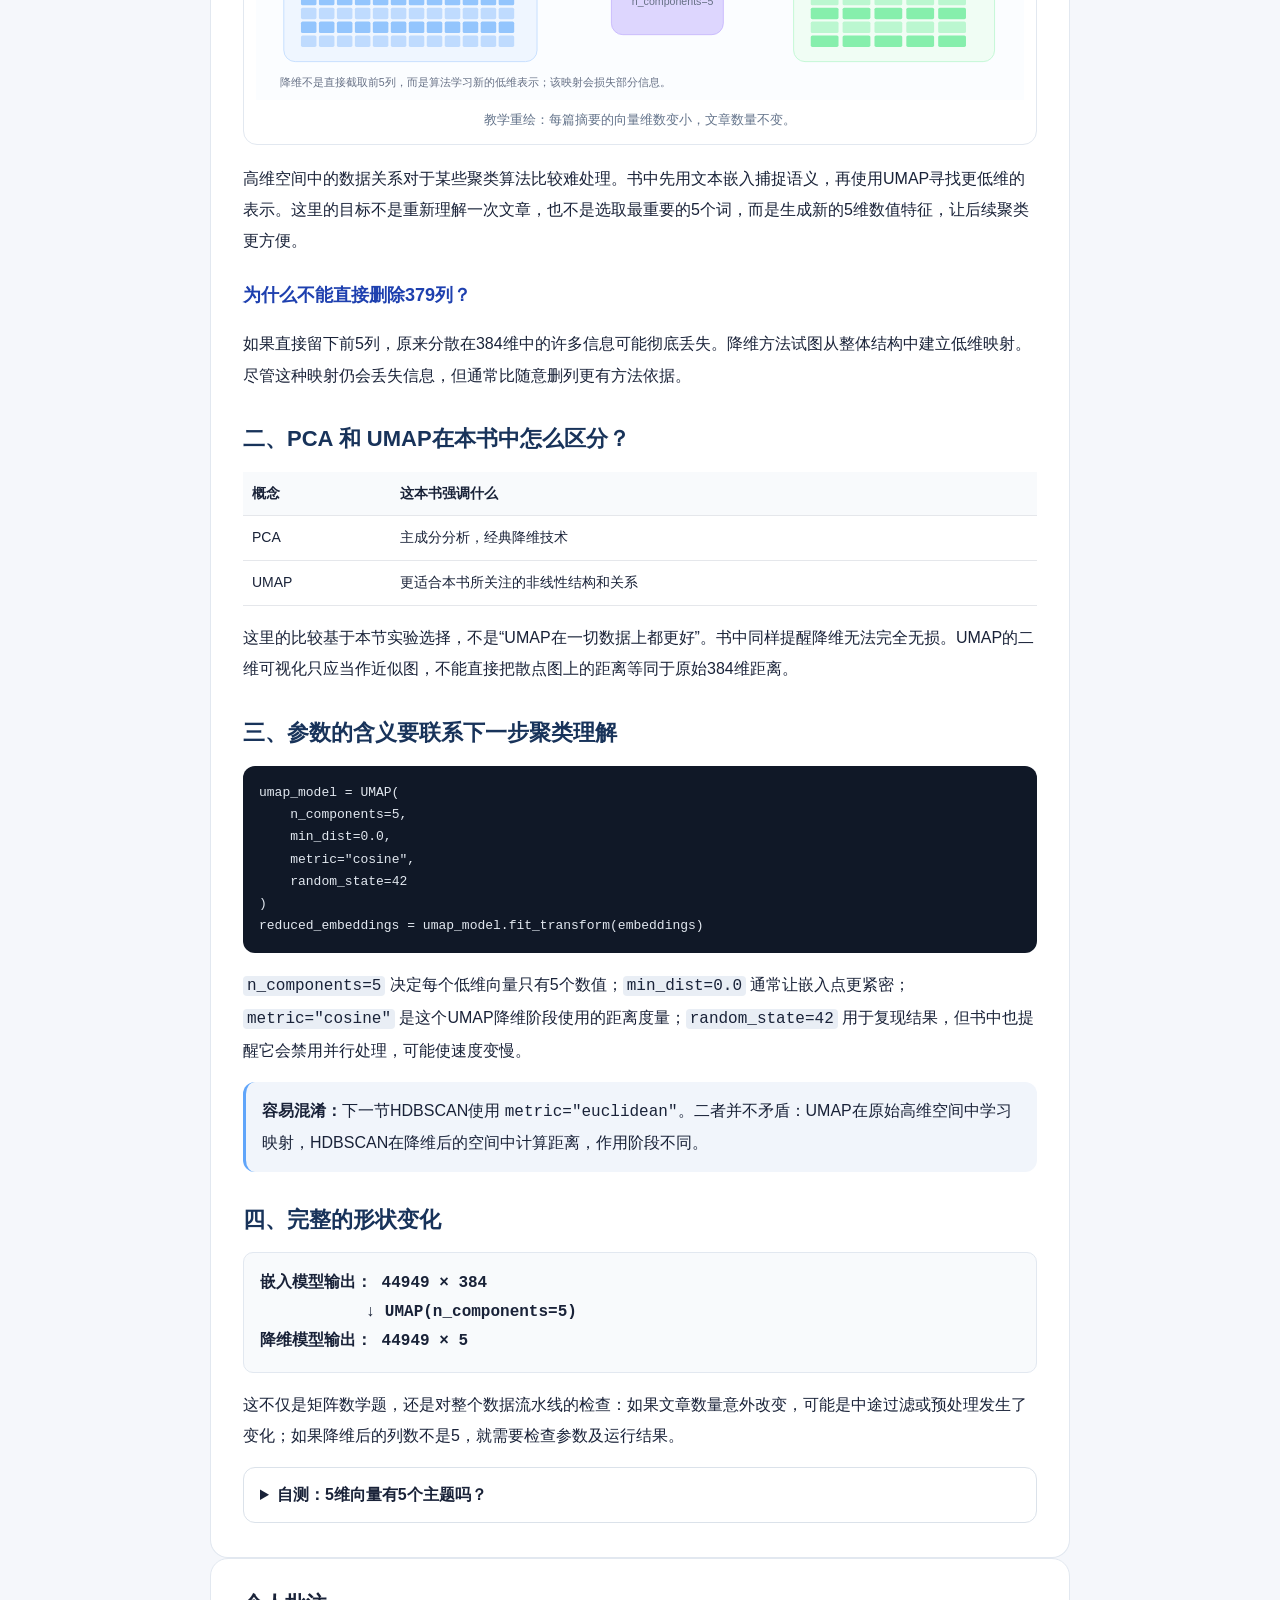
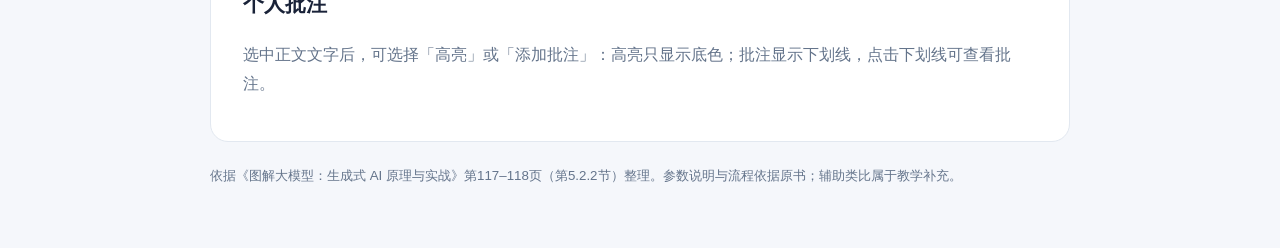
<file: day4.html>
<!doctype html>
<html lang="zh-CN"><head><meta charset="utf-8"><meta name="viewport" content="width=device-width,initial-scale=1">
<title>Day 4｜嵌入向量降维</title>
<style>
*{box-sizing:border-box}body{margin:0;background:#f5f7fb;color:#192238;font:16px/1.85 -apple-system,BlinkMacSystemFont,"Segoe UI","PingFang SC",sans-serif}.wrap{max-width:900px;margin:auto;padding:28px 20px 90px}header,section{background:#fff;border:1px solid #e2e8f0;border-radius:18px;padding:26px 32px;margin-bottom:18px}header{background:linear-gradient(120deg,#eaf2ff,#fff)}h1{font-size:30px;line-height:1.35;margin:8px 0}h2{font-size:21px;margin:0 0 12px}h3{font-size:17px;margin:20px 0 8px}.muted,small{color:#64748b}.pill{display:inline-block;color:#1d4ed8;background:#dbeafe;border-radius:20px;padding:2px 10px;font-size:13px}.call{background:#eff6ff;padding:12px 16px;border-left:4px solid #2563eb;border-radius:8px;margin:14px 0}.good{background:#f0fdf4;border-left-color:#16a34a}.warn{background:#fff7ed;border-left-color:#ea580c}pre{background:#101827;color:#e2e8f0;padding:16px;border-radius:12px;white-space:pre-wrap;overflow:auto;font-size:13px;line-height:1.7}code{font-family:ui-monospace,Consolas,monospace}p code{background:#e9eef5;padding:1px 4px;border-radius:4px}table{width:100%;border-collapse:collapse;font-size:14px}th,td{border-bottom:1px solid #e5e7eb;padding:9px;text-align:left}th{background:#f8fafc}.flow{display:flex;gap:8px;align-items:center;flex-wrap:wrap}.step{flex:1 1 140px;border:1px solid #dbe2ea;border-radius:12px;padding:14px;text-align:center;background:#fff}.arrow{color:#94a3b8;font-size:22px}details{border:1px solid #dbe2ea;padding:12px 16px;border-radius:12px;margin:8px 0}summary{cursor:pointer;font-weight:600}.toolbar{display:flex;gap:8px;flex-wrap:wrap}.toolbar button,#editor button{border:1px solid #cbd5e1;background:white;border-radius:8px;padding:7px 12px;cursor:pointer}#notes{display:none;background:#eff6ff;padding:12px;border-radius:10px;margin-top:12px}.note{border-bottom:1px solid #dbe2ea;padding:8px 0;white-space:pre-wrap}#annotate{display:none;position:fixed;bottom:16px;right:16px;z-index:10;background:#1d4ed8;color:white;border:0;border-radius:10px;padding:10px 15px;cursor:pointer}#editor{display:none;position:fixed;bottom:18px;right:18px;width:min(360px,calc(100vw - 36px));z-index:20;background:white;box-shadow:0 12px 45px #0003;padding:20px;border:1px solid #ddd;border-radius:14px}#editor textarea{width:100%;height:100px;padding:10px;border:1px solid #cbd5e1;border-radius:8px}@media(max-width:600px){header,section{padding:20px}.wrap{padding:14px}}
/* Selection actions: highlight and annotation are visually distinct */
.annotation-mark{display:inline;border-radius:2px;padding:0;box-decoration-break:clone;-webkit-box-decoration-break:clone}
.annotation-highlight{background:#ffe89a!important;color:inherit!important;text-decoration:none!important;box-shadow:none!important;cursor:inherit}
.annotation-underline{background:transparent!important;color:inherit!important;text-decoration:underline!important;text-decoration-color:#2563eb!important;text-decoration-thickness:1.5px!important;text-underline-offset:3px!important;cursor:pointer}
.annotation-underline:hover{text-decoration-thickness:2px!important}
.annotation-ui{font:14px/1.5 -apple-system,BlinkMacSystemFont,"Segoe UI","PingFang SC","Microsoft YaHei",sans-serif;color:#172033}
.annotation-toolbar{position:fixed;z-index:99999;display:none;align-items:center;gap:6px;padding:6px;background:#fff;border:1px solid #dbe3ef;border-radius:12px;box-shadow:0 8px 24px rgba(15,23,42,.2);width:max-content;max-width:calc(100vw - 16px)}
.annotation-toolbar button{border:1px solid #d0d5dd;background:#fff;border-radius:8px;padding:7px 11px;cursor:pointer;font-family:inherit;font-size:13px;font-weight:600;line-height:1.3;white-space:nowrap}
.annotation-toolbar #makeHighlight{background:#fff4c2;border-color:#e6c65c}
.annotation-toolbar #makeAnnotation{background:#eff6ff;border-color:#93c5fd;color:#1d4ed8}
#annotationToolbarStatus{font-size:11px;color:#b45309;max-width:180px}
#annotationEditor,#annotationBubble{position:fixed;z-index:99998;display:none;right:18px;bottom:18px;width:min(360px,calc(100vw - 36px));background:#fff;border:1px solid #dbe3ef;border-radius:16px;padding:15px;box-shadow:0 16px 45px rgba(15,23,42,.2)}
#annotationEditor h3,#annotationBubble h3{font-size:15px;margin:0 0 8px}
#annotationEditor textarea{width:100%;min-height:110px;resize:vertical;border:1px solid #d0d5dd;border-radius:10px;padding:10px;font:14px/1.6 inherit;outline:none}
#annotationEditor textarea:focus{border-color:#2563eb;box-shadow:0 0 0 3px #dbeafe}
.annotation-buttons{display:flex;justify-content:flex-end;gap:8px;margin-top:10px}
.annotation-buttons button{border:1px solid #d0d5dd;background:#fff;border-radius:9px;padding:7px 11px;cursor:pointer;font:inherit}
.annotation-buttons .primary{background:#2563eb;border-color:#2563eb;color:#fff}
#annotationBubble .quote{font-size:12px;color:#64748b;background:#f8fafc;padding:8px;border-radius:8px;margin:8px 0;max-height:72px;overflow:auto}
#annotationBubble .note-body{white-space:pre-wrap;overflow-wrap:anywhere}
@media(max-width:650px){#annotationEditor,#annotationBubble{right:10px;bottom:10px;width:calc(100vw - 20px)}}
</style><link rel="stylesheet" href="annotations.css">
<link rel="stylesheet" href="lesson-expanded.css">
</head>
<body data-study-day="4"><div class="wrap">
<header><span class="pill">DAY 4 · 第五章</span><h1>嵌入向量降维：从384维到5维</h1><p>《图解大模型：生成式 AI 原理与实战》｜第5章 5.2.2</p><small>原书第117–118页｜预计 30–40 分钟</small><div class="study-diagram-preview" style="margin-top:16px;padding:10px;background:white;border:1px solid #dbeafe;border-radius:12px"><img src="data:image/svg+xml;charset=utf-8,%3Csvg%20xmlns%3D%22http%3A%2F%2Fwww.w3.org%2F2000%2Fsvg%22%20viewBox%3D%220%200%20940%20300%22%20width%3D%22940%22%20height%3D%22300%22%20role%3D%22img%22%3E%3Cdefs%3E%3Cstyle%3E.t%7Bfont%3A16px%20'PingFang%20SC'%2C'Microsoft%20YaHei'%2CArial%2Csans-serif%3Bfill%3A%23172033%7D.s%7Bfont%3A13px%20'PingFang%20SC'%2C'Microsoft%20YaHei'%2CArial%2Csans-serif%3Bfill%3A%23667085%7D.h%7Bfont%3Abold%2020px%20'PingFang%20SC'%2C'Microsoft%20YaHei'%2CArial%2Csans-serif%3Bfill%3A%23172033%7D.a%7Bstroke%3A%2394a3b8%3Bstroke-width%3A2.3%3Bfill%3Anone%3Bmarker-end%3Aurl(%23arrow)%7D%3C%2Fstyle%3E%3Cmarker%20id%3D%22arrow%22%20markerWidth%3D%2210%22%20markerHeight%3D%2210%22%20refX%3D%228%22%20refY%3D%223%22%20orient%3D%22auto%22%3E%3Cpath%20d%3D%22M0%200L8%203L0%206%22%20fill%3D%22%2394a3b8%22%2F%3E%3C%2Fmarker%3E%3C%2Fdefs%3E%3Crect%20width%3D%22940%22%20height%3D%22300%22%20fill%3D%22%23fbfdff%22%2F%3E%0A%3Ctext%20class%3D%22h%22%20x%3D%2226%22%20y%3D%2238%22%3EUMAP%EF%BC%9A%E6%AF%8F%E7%AF%87%E6%96%87%E6%A1%A3%E4%BB%8E384%E7%BB%B4%E5%8F%98%E4%B8%BA5%E7%BB%B4%EF%BC%8C%E6%96%87%E6%A1%A3%E6%95%B0%E9%87%8F%E4%B8%8D%E5%8F%98%3C%2Ftext%3E%0A%3Crect%20x%3D%2234%22%20y%3D%2278%22%20width%3D%22310%22%20height%3D%22175%22%20rx%3D%2214%22%20fill%3D%22%23eff6ff%22%20stroke%3D%22%23bfdbfe%22%2F%3E%0A%3Ctext%20class%3D%22t%22%20x%3D%2255%22%20y%3D%22112%22%20font-weight%3D%22bold%22%3E%E8%BE%93%E5%85%A5%EF%BC%9A44%2C949%20%C3%97%20384%3C%2Ftext%3E%0A%3Crect%20x%3D%2255%22%20y%3D%22136%22%20rx%3D%222%22%20width%3D%2219%22%20height%3D%2214%22%20fill%3D%22%2393c5fd%22%2F%3E%3Crect%20x%3D%2277%22%20y%3D%22136%22%20rx%3D%222%22%20width%3D%2219%22%20height%3D%2214%22%20fill%3D%22%2393c5fd%22%2F%3E%3Crect%20x%3D%2299%22%20y%3D%22136%22%20rx%3D%222%22%20width%3D%2219%22%20height%3D%2214%22%20fill%3D%22%2393c5fd%22%2F%3E%3Crect%20x%3D%22121%22%20y%3D%22136%22%20rx%3D%222%22%20width%3D%2219%22%20height%3D%2214%22%20fill%3D%22%2393c5fd%22%2F%3E%3Crect%20x%3D%22143%22%20y%3D%22136%22%20rx%3D%222%22%20width%3D%2219%22%20height%3D%2214%22%20fill%3D%22%2393c5fd%22%2F%3E%3Crect%20x%3D%22165%22%20y%3D%22136%22%20rx%3D%222%22%20width%3D%2219%22%20height%3D%2214%22%20fill%3D%22%2393c5fd%22%2F%3E%3Crect%20x%3D%22187%22%20y%3D%22136%22%20rx%3D%222%22%20width%3D%2219%22%20height%3D%2214%22%20fill%3D%22%2393c5fd%22%2F%3E%3Crect%20x%3D%22209%22%20y%3D%22136%22%20rx%3D%222%22%20width%3D%2219%22%20height%3D%2214%22%20fill%3D%22%2393c5fd%22%2F%3E%3Crect%20x%3D%22231%22%20y%3D%22136%22%20rx%3D%222%22%20width%3D%2219%22%20height%3D%2214%22%20fill%3D%22%2393c5fd%22%2F%3E%3Crect%20x%3D%22253%22%20y%3D%22136%22%20rx%3D%222%22%20width%3D%2219%22%20height%3D%2214%22%20fill%3D%22%2393c5fd%22%2F%3E%3Crect%20x%3D%22275%22%20y%3D%22136%22%20rx%3D%222%22%20width%3D%2219%22%20height%3D%2214%22%20fill%3D%22%2393c5fd%22%2F%3E%3Crect%20x%3D%22297%22%20y%3D%22136%22%20rx%3D%222%22%20width%3D%2219%22%20height%3D%2214%22%20fill%3D%22%2393c5fd%22%2F%3E%3Crect%20x%3D%2255%22%20y%3D%22153%22%20rx%3D%222%22%20width%3D%2219%22%20height%3D%2214%22%20fill%3D%22%23bfdbfe%22%2F%3E%3Crect%20x%3D%2277%22%20y%3D%22153%22%20rx%3D%222%22%20width%3D%2219%22%20height%3D%2214%22%20fill%3D%22%23bfdbfe%22%2F%3E%3Crect%20x%3D%2299%22%20y%3D%22153%22%20rx%3D%222%22%20width%3D%2219%22%20height%3D%2214%22%20fill%3D%22%23bfdbfe%22%2F%3E%3Crect%20x%3D%22121%22%20y%3D%22153%22%20rx%3D%222%22%20width%3D%2219%22%20height%3D%2214%22%20fill%3D%22%23bfdbfe%22%2F%3E%3Crect%20x%3D%22143%22%20y%3D%22153%22%20rx%3D%222%22%20width%3D%2219%22%20height%3D%2214%22%20fill%3D%22%23bfdbfe%22%2F%3E%3Crect%20x%3D%22165%22%20y%3D%22153%22%20rx%3D%222%22%20width%3D%2219%22%20height%3D%2214%22%20fill%3D%22%23bfdbfe%22%2F%3E%3Crect%20x%3D%22187%22%20y%3D%22153%22%20rx%3D%222%22%20width%3D%2219%22%20height%3D%2214%22%20fill%3D%22%23bfdbfe%22%2F%3E%3Crect%20x%3D%22209%22%20y%3D%22153%22%20rx%3D%222%22%20width%3D%2219%22%20height%3D%2214%22%20fill%3D%22%23bfdbfe%22%2F%3E%3Crect%20x%3D%22231%22%20y%3D%22153%22%20rx%3D%222%22%20width%3D%2219%22%20height%3D%2214%22%20fill%3D%22%23bfdbfe%22%2F%3E%3Crect%20x%3D%22253%22%20y%3D%22153%22%20rx%3D%222%22%20width%3D%2219%22%20height%3D%2214%22%20fill%3D%22%23bfdbfe%22%2F%3E%3Crect%20x%3D%22275%22%20y%3D%22153%22%20rx%3D%222%22%20width%3D%2219%22%20height%3D%2214%22%20fill%3D%22%23bfdbfe%22%2F%3E%3Crect%20x%3D%22297%22%20y%3D%22153%22%20rx%3D%222%22%20width%3D%2219%22%20height%3D%2214%22%20fill%3D%22%23bfdbfe%22%2F%3E%3Crect%20x%3D%2255%22%20y%3D%22170%22%20rx%3D%222%22%20width%3D%2219%22%20height%3D%2214%22%20fill%3D%22%2393c5fd%22%2F%3E%3Crect%20x%3D%2277%22%20y%3D%22170%22%20rx%3D%222%22%20width%3D%2219%22%20height%3D%2214%22%20fill%3D%22%2393c5fd%22%2F%3E%3Crect%20x%3D%2299%22%20y%3D%22170%22%20rx%3D%222%22%20width%3D%2219%22%20height%3D%2214%22%20fill%3D%22%2393c5fd%22%2F%3E%3Crect%20x%3D%22121%22%20y%3D%22170%22%20rx%3D%222%22%20width%3D%2219%22%20height%3D%2214%22%20fill%3D%22%2393c5fd%22%2F%3E%3Crect%20x%3D%22143%22%20y%3D%22170%22%20rx%3D%222%22%20width%3D%2219%22%20height%3D%2214%22%20fill%3D%22%2393c5fd%22%2F%3E%3Crect%20x%3D%22165%22%20y%3D%22170%22%20rx%3D%222%22%20width%3D%2219%22%20height%3D%2214%22%20fill%3D%22%2393c5fd%22%2F%3E%3Crect%20x%3D%22187%22%20y%3D%22170%22%20rx%3D%222%22%20width%3D%2219%22%20height%3D%2214%22%20fill%3D%22%2393c5fd%22%2F%3E%3Crect%20x%3D%22209%22%20y%3D%22170%22%20rx%3D%222%22%20width%3D%2219%22%20height%3D%2214%22%20fill%3D%22%2393c5fd%22%2F%3E%3Crect%20x%3D%22231%22%20y%3D%22170%22%20rx%3D%222%22%20width%3D%2219%22%20height%3D%2214%22%20fill%3D%22%2393c5fd%22%2F%3E%3Crect%20x%3D%22253%22%20y%3D%22170%22%20rx%3D%222%22%20width%3D%2219%22%20height%3D%2214%22%20fill%3D%22%2393c5fd%22%2F%3E%3Crect%20x%3D%22275%22%20y%3D%22170%22%20rx%3D%222%22%20width%3D%2219%22%20height%3D%2214%22%20fill%3D%22%2393c5fd%22%2F%3E%3Crect%20x%3D%22297%22%20y%3D%22170%22%20rx%3D%222%22%20width%3D%2219%22%20height%3D%2214%22%20fill%3D%22%2393c5fd%22%2F%3E%3Crect%20x%3D%2255%22%20y%3D%22187%22%20rx%3D%222%22%20width%3D%2219%22%20height%3D%2214%22%20fill%3D%22%23bfdbfe%22%2F%3E%3Crect%20x%3D%2277%22%20y%3D%22187%22%20rx%3D%222%22%20width%3D%2219%22%20height%3D%2214%22%20fill%3D%22%23bfdbfe%22%2F%3E%3Crect%20x%3D%2299%22%20y%3D%22187%22%20rx%3D%222%22%20width%3D%2219%22%20height%3D%2214%22%20fill%3D%22%23bfdbfe%22%2F%3E%3Crect%20x%3D%22121%22%20y%3D%22187%22%20rx%3D%222%22%20width%3D%2219%22%20height%3D%2214%22%20fill%3D%22%23bfdbfe%22%2F%3E%3Crect%20x%3D%22143%22%20y%3D%22187%22%20rx%3D%222%22%20width%3D%2219%22%20height%3D%2214%22%20fill%3D%22%23bfdbfe%22%2F%3E%3Crect%20x%3D%22165%22%20y%3D%22187%22%20rx%3D%222%22%20width%3D%2219%22%20height%3D%2214%22%20fill%3D%22%23bfdbfe%22%2F%3E%3Crect%20x%3D%22187%22%20y%3D%22187%22%20rx%3D%222%22%20width%3D%2219%22%20height%3D%2214%22%20fill%3D%22%23bfdbfe%22%2F%3E%3Crect%20x%3D%22209%22%20y%3D%22187%22%20rx%3D%222%22%20width%3D%2219%22%20height%3D%2214%22%20fill%3D%22%23bfdbfe%22%2F%3E%3Crect%20x%3D%22231%22%20y%3D%22187%22%20rx%3D%222%22%20width%3D%2219%22%20height%3D%2214%22%20fill%3D%22%23bfdbfe%22%2F%3E%3Crect%20x%3D%22253%22%20y%3D%22187%22%20rx%3D%222%22%20width%3D%2219%22%20height%3D%2214%22%20fill%3D%22%23bfdbfe%22%2F%3E%3Crect%20x%3D%22275%22%20y%3D%22187%22%20rx%3D%222%22%20width%3D%2219%22%20height%3D%2214%22%20fill%3D%22%23bfdbfe%22%2F%3E%3Crect%20x%3D%22297%22%20y%3D%22187%22%20rx%3D%222%22%20width%3D%2219%22%20height%3D%2214%22%20fill%3D%22%23bfdbfe%22%2F%3E%3Crect%20x%3D%2255%22%20y%3D%22204%22%20rx%3D%222%22%20width%3D%2219%22%20height%3D%2214%22%20fill%3D%22%2393c5fd%22%2F%3E%3Crect%20x%3D%2277%22%20y%3D%22204%22%20rx%3D%222%22%20width%3D%2219%22%20height%3D%2214%22%20fill%3D%22%2393c5fd%22%2F%3E%3Crect%20x%3D%2299%22%20y%3D%22204%22%20rx%3D%222%22%20width%3D%2219%22%20height%3D%2214%22%20fill%3D%22%2393c5fd%22%2F%3E%3Crect%20x%3D%22121%22%20y%3D%22204%22%20rx%3D%222%22%20width%3D%2219%22%20height%3D%2214%22%20fill%3D%22%2393c5fd%22%2F%3E%3Crect%20x%3D%22143%22%20y%3D%22204%22%20rx%3D%222%22%20width%3D%2219%22%20height%3D%2214%22%20fill%3D%22%2393c5fd%22%2F%3E%3Crect%20x%3D%22165%22%20y%3D%22204%22%20rx%3D%222%22%20width%3D%2219%22%20height%3D%2214%22%20fill%3D%22%2393c5fd%22%2F%3E%3Crect%20x%3D%22187%22%20y%3D%22204%22%20rx%3D%222%22%20width%3D%2219%22%20height%3D%2214%22%20fill%3D%22%2393c5fd%22%2F%3E%3Crect%20x%3D%22209%22%20y%3D%22204%22%20rx%3D%222%22%20width%3D%2219%22%20height%3D%2214%22%20fill%3D%22%2393c5fd%22%2F%3E%3Crect%20x%3D%22231%22%20y%3D%22204%22%20rx%3D%222%22%20width%3D%2219%22%20height%3D%2214%22%20fill%3D%22%2393c5fd%22%2F%3E%3Crect%20x%3D%22253%22%20y%3D%22204%22%20rx%3D%222%22%20width%3D%2219%22%20height%3D%2214%22%20fill%3D%22%2393c5fd%22%2F%3E%3Crect%20x%3D%22275%22%20y%3D%22204%22%20rx%3D%222%22%20width%3D%2219%22%20height%3D%2214%22%20fill%3D%22%2393c5fd%22%2F%3E%3Crect%20x%3D%22297%22%20y%3D%22204%22%20rx%3D%222%22%20width%3D%2219%22%20height%3D%2214%22%20fill%3D%22%2393c5fd%22%2F%3E%3Crect%20x%3D%2255%22%20y%3D%22221%22%20rx%3D%222%22%20width%3D%2219%22%20height%3D%2214%22%20fill%3D%22%23bfdbfe%22%2F%3E%3Crect%20x%3D%2277%22%20y%3D%22221%22%20rx%3D%222%22%20width%3D%2219%22%20height%3D%2214%22%20fill%3D%22%23bfdbfe%22%2F%3E%3Crect%20x%3D%2299%22%20y%3D%22221%22%20rx%3D%222%22%20width%3D%2219%22%20height%3D%2214%22%20fill%3D%22%23bfdbfe%22%2F%3E%3Crect%20x%3D%22121%22%20y%3D%22221%22%20rx%3D%222%22%20width%3D%2219%22%20height%3D%2214%22%20fill%3D%22%23bfdbfe%22%2F%3E%3Crect%20x%3D%22143%22%20y%3D%22221%22%20rx%3D%222%22%20width%3D%2219%22%20height%3D%2214%22%20fill%3D%22%23bfdbfe%22%2F%3E%3Crect%20x%3D%22165%22%20y%3D%22221%22%20rx%3D%222%22%20width%3D%2219%22%20height%3D%2214%22%20fill%3D%22%23bfdbfe%22%2F%3E%3Crect%20x%3D%22187%22%20y%3D%22221%22%20rx%3D%222%22%20width%3D%2219%22%20height%3D%2214%22%20fill%3D%22%23bfdbfe%22%2F%3E%3Crect%20x%3D%22209%22%20y%3D%22221%22%20rx%3D%222%22%20width%3D%2219%22%20height%3D%2214%22%20fill%3D%22%23bfdbfe%22%2F%3E%3Crect%20x%3D%22231%22%20y%3D%22221%22%20rx%3D%222%22%20width%3D%2219%22%20height%3D%2214%22%20fill%3D%22%23bfdbfe%22%2F%3E%3Crect%20x%3D%22253%22%20y%3D%22221%22%20rx%3D%222%22%20width%3D%2219%22%20height%3D%2214%22%20fill%3D%22%23bfdbfe%22%2F%3E%3Crect%20x%3D%22275%22%20y%3D%22221%22%20rx%3D%222%22%20width%3D%2219%22%20height%3D%2214%22%20fill%3D%22%23bfdbfe%22%2F%3E%3Crect%20x%3D%22297%22%20y%3D%22221%22%20rx%3D%222%22%20width%3D%2219%22%20height%3D%2214%22%20fill%3D%22%23bfdbfe%22%2F%3E%0A%3Cpath%20class%3D%22a%22%20d%3D%22M353%20165H421%22%2F%3E%0A%3Crect%20x%3D%22435%22%20y%3D%22107%22%20width%3D%22137%22%20height%3D%22113%22%20rx%3D%2214%22%20fill%3D%22%23ddd6fe%22%20stroke%3D%22%23c4b5fd%22%2F%3E%3Ctext%20class%3D%22t%22%20x%3D%22469%22%20y%3D%22152%22%3EUMAP%3C%2Ftext%3E%3Ctext%20class%3D%22s%22%20x%3D%22460%22%20y%3D%22184%22%3En_components%3D5%3C%2Ftext%3E%0A%3Cpath%20class%3D%22a%22%20d%3D%22M576%20165H648%22%2F%3E%0A%3Crect%20x%3D%22658%22%20y%3D%2278%22%20width%3D%22246%22%20height%3D%22175%22%20rx%3D%2214%22%20fill%3D%22%23f0fdf4%22%20stroke%3D%22%23bbf7d0%22%2F%3E%3Ctext%20class%3D%22t%22%20x%3D%22676%22%20y%3D%22112%22%20font-weight%3D%22bold%22%3E%E8%BE%93%E5%87%BA%EF%BC%9A44%2C949%20%C3%97%205%3C%2Ftext%3E%0A%3Crect%20x%3D%22679%22%20y%3D%22136%22%20rx%3D%222%22%20width%3D%2234%22%20height%3D%2214%22%20fill%3D%22%23bbf7d0%22%2F%3E%3Crect%20x%3D%22718%22%20y%3D%22136%22%20rx%3D%222%22%20width%3D%2234%22%20height%3D%2214%22%20fill%3D%22%23bbf7d0%22%2F%3E%3Crect%20x%3D%22757%22%20y%3D%22136%22%20rx%3D%222%22%20width%3D%2234%22%20height%3D%2214%22%20fill%3D%22%23bbf7d0%22%2F%3E%3Crect%20x%3D%22796%22%20y%3D%22136%22%20rx%3D%222%22%20width%3D%2234%22%20height%3D%2214%22%20fill%3D%22%23bbf7d0%22%2F%3E%3Crect%20x%3D%22835%22%20y%3D%22136%22%20rx%3D%222%22%20width%3D%2234%22%20height%3D%2214%22%20fill%3D%22%23bbf7d0%22%2F%3E%3Crect%20x%3D%22679%22%20y%3D%22153%22%20rx%3D%222%22%20width%3D%2234%22%20height%3D%2214%22%20fill%3D%22%2386efac%22%2F%3E%3Crect%20x%3D%22718%22%20y%3D%22153%22%20rx%3D%222%22%20width%3D%2234%22%20height%3D%2214%22%20fill%3D%22%2386efac%22%2F%3E%3Crect%20x%3D%22757%22%20y%3D%22153%22%20rx%3D%222%22%20width%3D%2234%22%20height%3D%2214%22%20fill%3D%22%2386efac%22%2F%3E%3Crect%20x%3D%22796%22%20y%3D%22153%22%20rx%3D%222%22%20width%3D%2234%22%20height%3D%2214%22%20fill%3D%22%2386efac%22%2F%3E%3Crect%20x%3D%22835%22%20y%3D%22153%22%20rx%3D%222%22%20width%3D%2234%22%20height%3D%2214%22%20fill%3D%22%2386efac%22%2F%3E%3Crect%20x%3D%22679%22%20y%3D%22170%22%20rx%3D%222%22%20width%3D%2234%22%20height%3D%2214%22%20fill%3D%22%23bbf7d0%22%2F%3E%3Crect%20x%3D%22718%22%20y%3D%22170%22%20rx%3D%222%22%20width%3D%2234%22%20height%3D%2214%22%20fill%3D%22%23bbf7d0%22%2F%3E%3Crect%20x%3D%22757%22%20y%3D%22170%22%20rx%3D%222%22%20width%3D%2234%22%20height%3D%2214%22%20fill%3D%22%23bbf7d0%22%2F%3E%3Crect%20x%3D%22796%22%20y%3D%22170%22%20rx%3D%222%22%20width%3D%2234%22%20height%3D%2214%22%20fill%3D%22%23bbf7d0%22%2F%3E%3Crect%20x%3D%22835%22%20y%3D%22170%22%20rx%3D%222%22%20width%3D%2234%22%20height%3D%2214%22%20fill%3D%22%23bbf7d0%22%2F%3E%3Crect%20x%3D%22679%22%20y%3D%22187%22%20rx%3D%222%22%20width%3D%2234%22%20height%3D%2214%22%20fill%3D%22%2386efac%22%2F%3E%3Crect%20x%3D%22718%22%20y%3D%22187%22%20rx%3D%222%22%20width%3D%2234%22%20height%3D%2214%22%20fill%3D%22%2386efac%22%2F%3E%3Crect%20x%3D%22757%22%20y%3D%22187%22%20rx%3D%222%22%20width%3D%2234%22%20height%3D%2214%22%20fill%3D%22%2386efac%22%2F%3E%3Crect%20x%3D%22796%22%20y%3D%22187%22%20rx%3D%222%22%20width%3D%2234%22%20height%3D%2214%22%20fill%3D%22%2386efac%22%2F%3E%3Crect%20x%3D%22835%22%20y%3D%22187%22%20rx%3D%222%22%20width%3D%2234%22%20height%3D%2214%22%20fill%3D%22%2386efac%22%2F%3E%3Crect%20x%3D%22679%22%20y%3D%22204%22%20rx%3D%222%22%20width%3D%2234%22%20height%3D%2214%22%20fill%3D%22%23bbf7d0%22%2F%3E%3Crect%20x%3D%22718%22%20y%3D%22204%22%20rx%3D%222%22%20width%3D%2234%22%20height%3D%2214%22%20fill%3D%22%23bbf7d0%22%2F%3E%3Crect%20x%3D%22757%22%20y%3D%22204%22%20rx%3D%222%22%20width%3D%2234%22%20height%3D%2214%22%20fill%3D%22%23bbf7d0%22%2F%3E%3Crect%20x%3D%22796%22%20y%3D%22204%22%20rx%3D%222%22%20width%3D%2234%22%20height%3D%2214%22%20fill%3D%22%23bbf7d0%22%2F%3E%3Crect%20x%3D%22835%22%20y%3D%22204%22%20rx%3D%222%22%20width%3D%2234%22%20height%3D%2214%22%20fill%3D%22%23bbf7d0%22%2F%3E%3Crect%20x%3D%22679%22%20y%3D%22221%22%20rx%3D%222%22%20width%3D%2234%22%20height%3D%2214%22%20fill%3D%22%2386efac%22%2F%3E%3Crect%20x%3D%22718%22%20y%3D%22221%22%20rx%3D%222%22%20width%3D%2234%22%20height%3D%2214%22%20fill%3D%22%2386efac%22%2F%3E%3Crect%20x%3D%22757%22%20y%3D%22221%22%20rx%3D%222%22%20width%3D%2234%22%20height%3D%2214%22%20fill%3D%22%2386efac%22%2F%3E%3Crect%20x%3D%22796%22%20y%3D%22221%22%20rx%3D%222%22%20width%3D%2234%22%20height%3D%2214%22%20fill%3D%22%2386efac%22%2F%3E%3Crect%20x%3D%22835%22%20y%3D%22221%22%20rx%3D%222%22%20width%3D%2234%22%20height%3D%2214%22%20fill%3D%22%2386efac%22%2F%3E%0A%3Ctext%20class%3D%22s%22%20x%3D%2229%22%20y%3D%22283%22%3E%E9%99%8D%E7%BB%B4%E4%B8%8D%E6%98%AF%E7%9B%B4%E6%8E%A5%E6%88%AA%E5%8F%96%E5%89%8D5%E5%88%97%EF%BC%8C%E8%80%8C%E6%98%AF%E7%AE%97%E6%B3%95%E5%AD%A6%E4%B9%A0%E6%96%B0%E7%9A%84%E4%BD%8E%E7%BB%B4%E8%A1%A8%E7%A4%BA%EF%BC%9B%E8%AF%A5%E6%98%A0%E5%B0%84%E4%BC%9A%E6%8D%9F%E5%A4%B1%E9%83%A8%E5%88%86%E4%BF%A1%E6%81%AF%E3%80%82%3C%2Ftext%3E%3C%2Fsvg%3E" alt="Day 4 核心知识图解" style="display:block;width:100%;height:auto;max-height:340px;object-fit:contain"></div></header>
<section class="study-longread study-story" id="learning-thread"><div class="kicker">承接 Day 3 · 降维为什么是中间步骤？</div>
<h2>我们已经有语义向量，为什么不能马上聚类？</h2>
<p><b>先回顾上一步的产物：</b>每篇摘要有一个384维的嵌入向量，44,949篇论文组成矩阵 <code>(44949, 384)</code>。文本已经可以用数值表示，但高维空间中的邻近关系、密度结构可能难以被后续聚类模型稳定识别。教材因此在“嵌入”与“聚类”之间插入了<b>降维</b>。</p>
<h3>新术语一：维度（Dimension）</h3><p>一篇文档对应的向量有384个数字，所以称为384维；维度不是论文数量，也不代表384个词。一份数据可以有44,949条文档，但每个文档仍然是384维。</p>
<h3>新术语二：降维（Dimensionality Reduction）</h3><p>降维是用较少的特征描述原先的高维数据，同时尽量保留对于分析重要的结构。例如从384维映射到5维，论文没有减少，只有每篇论文的数值表示变短了：<code>(44949,384) → (44949,5)</code>。这不是直接截取矩阵的前5列。</p>
<h3>新术语三：PCA 与 UMAP</h3><p><b>PCA</b>（Principal Component Analysis，主成分分析）是经典的线性降维方法；<b>UMAP</b>（Uniform Manifold Approximation and Projection）是书中选用的降维方法。这里“非线性结构”可以直观理解为数据在高维空间里分布在弯曲、复杂的形状上，不一定能被简单直线或平面很好概括。教材选择UMAP，是因为它在本流程中更适合处理非线性关系。</p>
<div class="explain"><b>承上启下：</b>Day3的 <code>embeddings</code> 是UMAP的输入；Day4产生的 <code>reduced_embeddings</code> 才是Day5 HDBSCAN的输入。<code>UMAP.fit_transform</code> 输出的是低维向量，<b>还没有产生任何簇标签</b>。</div>
<h3>为什么UMAP的metric是cosine？</h3><p><code>metric</code> 意为距离度量，用来衡量两个向量在算法中的关系。这里选择 <code>cosine</code>（余弦距离相关度量），与此前学过的余弦相似度有联系。下一节HDBSCAN设置 <code>euclidean</code>，并不冲突，因为这两个距离度量属于不同步骤、作用在不同的空间中。</p>
<h3>那什么时候才会知道主题数量？</h3><p>到这一步，算法并不知道“有几个主题”。<code>n_components=5</code> 中的5只是降维后向量的维度。要发现多少个簇，还要执行Day5的聚类算法。</p>
<p class="page-ref">对应原书5.2.2（第117–118页），其中“线性/非线性”的概念解释为辅助说明。</p>
</section>
<section><h2>01｜先回顾：我们手里已经有什么？</h2><p>Day 3 得到的 <code>embeddings</code> 是一个二维矩阵，形状为 <code>(44949, 384)</code>：44,949 篇摘要，每篇摘要对应一个384维向量。这些向量共同构成文档的语义表示，也是后续聚类要使用的特征。</p><div class="call">今天不再把文本转成向量，而是处理已经得到的向量：把每个文档的384维表示压缩到更低维度。</div></section>
<section><h2>02｜为什么聚类之前还要降维？</h2>
<figure class="actual-book-figure" style="margin:18px 0 24px;padding:12px;border:1px solid #d7e3f3;border-radius:12px;background:#fff"><img src="[data-uri]" alt="《图解大模型》教材原图 5-4" loading="lazy" style="display:block;width:100%;max-width:940px;height:auto;margin:auto"><figcaption style="font-size:13px;color:#53647e;text-align:center;margin-top:9px"><strong>教材原图 5-4</strong> · 高维坐标经过降维映射为低维坐标，尽量保留有用结构。</figcaption></figure><p>原书给出的理由是：随着维度增加，每个维度中可能的取值数量呈指数级增长，在各维度中寻找所有子空间会越来越复杂。因此，高维数据会给许多聚类技术带来困难，使有意义的簇更难识别。</p><p>降维的目标是用更少的维度表示原来的数据，同时尽量保持高维数据的<b>全局结构</b>。原书图5-4用三维空间压缩到二维空间作示意。</p><div class="flow"><div class="step"><b>原始空间</b><br>高维表示<br>384个数值/文档</div><div class="arrow">→</div><div class="step"><b>降维算法</b><br>学习低维表示<br>不是简单删掉列</div><div class="arrow">→</div><div class="step"><b>压缩空间</b><br>低维表示<br>5个数值/文档</div></div><div class="call warn"><b>重要：</b>降维不是随意删除某些维度。它是一种压缩技术，底层算法会寻找低维表示；但压缩不可能完美无损，会损失一部分信息。因此要在降低维度与尽可能保留信息之间取得平衡。</div></section>
<section><h2>03｜PCA 和 UMAP：书中为什么选择 UMAP？</h2><p>原书列举了两种著名的降维方法：</p><table><tr><th>方法</th><th>英文全称</th><th>本节中的定位</th></tr><tr><td>PCA</td><td>Principal Component Analysis</td><td>主成分分析，经典降维方法</td></tr><tr><td>UMAP</td><td>Uniform Manifold Approximation and Projection</td><td>统一流形逼近和投影</td></tr></table><p>原书在本流程中选择 UMAP，给出的理由是：它在处理<b>非线性关系和结构</b>方面比 PCA 表现更好。</p><div class="call good"><b>按原书记忆：</b>这里不是说 PCA 没用，也不是说 UMAP 在所有任务中都更好；只是本章的文本聚类流程选择 UMAP，书中解释是它更适合处理这里关注的非线性关系和结构。</div><p class="muted">补充理解：可以把降维想成把一张复杂地形图压缩成更简洁的地图。好的压缩希望保留对后续分组有用的结构，但压缩后不可能保留每一个细节。</p></section>
<section><h2>04｜原书代码：使用 UMAP 将384维降到5维</h2>
<figure class="actual-book-figure" style="margin:18px 0 24px;padding:12px;border:1px solid #d7e3f3;border-radius:12px;background:#fff"><img src="[data-uri]" alt="《图解大模型》教材原图 5-5" loading="lazy" style="display:block;width:100%;max-width:940px;height:auto;margin:auto"><figcaption style="font-size:13px;color:#53647e;text-align:center;margin-top:9px"><strong>教材原图 5-5</strong> · 从文档嵌入向量产生更低维的向量，供聚类算法使用。</figcaption></figure><pre><code>from umap import UMAP

# 将输入嵌入向量从384维降至5维
umap_model = UMAP(
    n_components=5,
    min_dist=0.0,
    metric="cosine",
    random_state=42
)

reduced_embeddings = umap_model.fit_transform(embeddings)</code></pre><p>代码的执行逻辑：</p><ol><li>导入 <code>UMAP</code> 类。</li><li>创建 UMAP 模型对象，并设置降维相关参数。</li><li>调用 <code>fit_transform(embeddings)</code>：根据原始嵌入向量拟合降维映射，并把所有文档向量转换到低维空间。</li><li>将结果保存到 <code>reduced_embeddings</code>。</li></ol><p>输入是 <code>embeddings</code>，输出是降维后的 <code>reduced_embeddings</code>。注意不是重新对原始摘要做一次 embedding。</p></section>
<section><h2>05｜四个参数分别是什么意思？</h2><table><tr><th>参数</th><th>书中设置</th><th>含义</th></tr><tr><td><code>n_components</code></td><td><code>5</code></td><td>低维空间的维数；每篇文档从384个数值变成5个数值。书中说通常5到10维能较好捕捉全局结构。</td></tr><tr><td><code>min_dist</code></td><td><code>0.0</code></td><td>嵌入点之间的最小距离。设为0通常会产生更紧密的簇。</td></tr><tr><td><code>metric</code></td><td><code>"cosine"</code></td><td>用于衡量向量关系的距离度量。书中选择它，并指出基于欧氏距离的方法在处理高维数据时会遇到问题。</td></tr><tr><td><code>random_state</code></td><td><code>42</code></td><td>固定随机状态，使不同会话中的结果可重现；代价是禁用并行处理，训练速度会变慢。</td></tr></table><div class="call">特别注意：<code>random_state=42</code> 不是模型的维度，也不是类别数。它用于控制随机性、帮助复现实验结果。</div></section>
<section><h2>06｜降维之后，矩阵会变成什么形状？</h2><p>输入矩阵是：</p><pre><code>embeddings.shape
(44949, 384)</code></pre><p>我们设置 <code>n_components=5</code>，意味着每篇文档输出5个数值。文档数量不变，因此预期输出形状为：</p><pre><code>reduced_embeddings.shape
(44949, 5)</code></pre><p>也就是说：</p><ul><li>44,949行仍然对应44,949篇论文摘要。</li><li>每一行从384个数值缩减为5个数值。</li><li>这5个数值是降维后的表示，不是5个关键词，也不是5个聚类类别。</li></ul><div class="call good"><b>与 Day 3 衔接：</b>Day 3 解决“如何把每篇文章表示成384维向量”；Day 4 解决“如何把这些384维向量压缩到5维，同时尽量保留有用结构”。下一步才使用压缩后的向量做聚类。</div></section>
<section><h2>07｜今天的自测</h2>
<details><summary>1. 为什么书中认为高维数据会增加聚类难度？</summary><p>维度增加时，每个维度可能的取值组合快速增长，搜索各维度子空间更加复杂，有意义的簇更难识别。</p></details>
<details><summary>2. 降维是不是直接删除379列？</summary><p>不是。降维是通过算法寻找低维表示，不是随意删掉维度；它会损失一部分信息。</p></details>
<details><summary>3. 为什么本书选择 UMAP 而不是 PCA？</summary><p>原书给出的理由是 UMAP 在处理非线性关系和结构方面比 PCA 表现更好。不要扩大成“UMAP 在任何任务上都更好”。</p></details>
<details><summary>4. n_components=5 表示什么？</summary><p>指定降维后每篇文档用5个数值表示，即输出向量是5维。</p></details>
<details><summary>5. random_state=42 有什么作用？</summary><p>使不同会话中的结果可重现，但会禁用并行处理，使训练变慢。</p></details></section>
<section class="study-longread" id="expanded-day4"><div class="kicker">加深讲解 · 原书第117—118页</div><h2>一、为什么从384维降到5维？</h2>
<figure><img src="data:image/svg+xml;charset=utf-8,%3Csvg%20xmlns%3D%22http%3A%2F%2Fwww.w3.org%2F2000%2Fsvg%22%20viewBox%3D%220%200%20940%20300%22%20width%3D%22940%22%20height%3D%22300%22%20role%3D%22img%22%3E%3Cdefs%3E%3Cstyle%3E.t%7Bfont%3A16px%20'PingFang%20SC'%2C'Microsoft%20YaHei'%2CArial%2Csans-serif%3Bfill%3A%23172033%7D.s%7Bfont%3A13px%20'PingFang%20SC'%2C'Microsoft%20YaHei'%2CArial%2Csans-serif%3Bfill%3A%23667085%7D.h%7Bfont%3Abold%2020px%20'PingFang%20SC'%2C'Microsoft%20YaHei'%2CArial%2Csans-serif%3Bfill%3A%23172033%7D.a%7Bstroke%3A%2394a3b8%3Bstroke-width%3A2.3%3Bfill%3Anone%3Bmarker-end%3Aurl(%23arrow)%7D%3C%2Fstyle%3E%3Cmarker%20id%3D%22arrow%22%20markerWidth%3D%2210%22%20markerHeight%3D%2210%22%20refX%3D%228%22%20refY%3D%223%22%20orient%3D%22auto%22%3E%3Cpath%20d%3D%22M0%200L8%203L0%206%22%20fill%3D%22%2394a3b8%22%2F%3E%3C%2Fmarker%3E%3C%2Fdefs%3E%3Crect%20width%3D%22940%22%20height%3D%22300%22%20fill%3D%22%23fbfdff%22%2F%3E%0A%3Ctext%20class%3D%22h%22%20x%3D%2226%22%20y%3D%2238%22%3EUMAP%EF%BC%9A%E6%AF%8F%E7%AF%87%E6%96%87%E6%A1%A3%E4%BB%8E384%E7%BB%B4%E5%8F%98%E4%B8%BA5%E7%BB%B4%EF%BC%8C%E6%96%87%E6%A1%A3%E6%95%B0%E9%87%8F%E4%B8%8D%E5%8F%98%3C%2Ftext%3E%0A%3Crect%20x%3D%2234%22%20y%3D%2278%22%20width%3D%22310%22%20height%3D%22175%22%20rx%3D%2214%22%20fill%3D%22%23eff6ff%22%20stroke%3D%22%23bfdbfe%22%2F%3E%0A%3Ctext%20class%3D%22t%22%20x%3D%2255%22%20y%3D%22112%22%20font-weight%3D%22bold%22%3E%E8%BE%93%E5%85%A5%EF%BC%9A44%2C949%20%C3%97%20384%3C%2Ftext%3E%0A%3Crect%20x%3D%2255%22%20y%3D%22136%22%20rx%3D%222%22%20width%3D%2219%22%20height%3D%2214%22%20fill%3D%22%2393c5fd%22%2F%3E%3Crect%20x%3D%2277%22%20y%3D%22136%22%20rx%3D%222%22%20width%3D%2219%22%20height%3D%2214%22%20fill%3D%22%2393c5fd%22%2F%3E%3Crect%20x%3D%2299%22%20y%3D%22136%22%20rx%3D%222%22%20width%3D%2219%22%20height%3D%2214%22%20fill%3D%22%2393c5fd%22%2F%3E%3Crect%20x%3D%22121%22%20y%3D%22136%22%20rx%3D%222%22%20width%3D%2219%22%20height%3D%2214%22%20fill%3D%22%2393c5fd%22%2F%3E%3Crect%20x%3D%22143%22%20y%3D%22136%22%20rx%3D%222%22%20width%3D%2219%22%20height%3D%2214%22%20fill%3D%22%2393c5fd%22%2F%3E%3Crect%20x%3D%22165%22%20y%3D%22136%22%20rx%3D%222%22%20width%3D%2219%22%20height%3D%2214%22%20fill%3D%22%2393c5fd%22%2F%3E%3Crect%20x%3D%22187%22%20y%3D%22136%22%20rx%3D%222%22%20width%3D%2219%22%20height%3D%2214%22%20fill%3D%22%2393c5fd%22%2F%3E%3Crect%20x%3D%22209%22%20y%3D%22136%22%20rx%3D%222%22%20width%3D%2219%22%20height%3D%2214%22%20fill%3D%22%2393c5fd%22%2F%3E%3Crect%20x%3D%22231%22%20y%3D%22136%22%20rx%3D%222%22%20width%3D%2219%22%20height%3D%2214%22%20fill%3D%22%2393c5fd%22%2F%3E%3Crect%20x%3D%22253%22%20y%3D%22136%22%20rx%3D%222%22%20width%3D%2219%22%20height%3D%2214%22%20fill%3D%22%2393c5fd%22%2F%3E%3Crect%20x%3D%22275%22%20y%3D%22136%22%20rx%3D%222%22%20width%3D%2219%22%20height%3D%2214%22%20fill%3D%22%2393c5fd%22%2F%3E%3Crect%20x%3D%22297%22%20y%3D%22136%22%20rx%3D%222%22%20width%3D%2219%22%20height%3D%2214%22%20fill%3D%22%2393c5fd%22%2F%3E%3Crect%20x%3D%2255%22%20y%3D%22153%22%20rx%3D%222%22%20width%3D%2219%22%20height%3D%2214%22%20fill%3D%22%23bfdbfe%22%2F%3E%3Crect%20x%3D%2277%22%20y%3D%22153%22%20rx%3D%222%22%20width%3D%2219%22%20height%3D%2214%22%20fill%3D%22%23bfdbfe%22%2F%3E%3Crect%20x%3D%2299%22%20y%3D%22153%22%20rx%3D%222%22%20width%3D%2219%22%20height%3D%2214%22%20fill%3D%22%23bfdbfe%22%2F%3E%3Crect%20x%3D%22121%22%20y%3D%22153%22%20rx%3D%222%22%20width%3D%2219%22%20height%3D%2214%22%20fill%3D%22%23bfdbfe%22%2F%3E%3Crect%20x%3D%22143%22%20y%3D%22153%22%20rx%3D%222%22%20width%3D%2219%22%20height%3D%2214%22%20fill%3D%22%23bfdbfe%22%2F%3E%3Crect%20x%3D%22165%22%20y%3D%22153%22%20rx%3D%222%22%20width%3D%2219%22%20height%3D%2214%22%20fill%3D%22%23bfdbfe%22%2F%3E%3Crect%20x%3D%22187%22%20y%3D%22153%22%20rx%3D%222%22%20width%3D%2219%22%20height%3D%2214%22%20fill%3D%22%23bfdbfe%22%2F%3E%3Crect%20x%3D%22209%22%20y%3D%22153%22%20rx%3D%222%22%20width%3D%2219%22%20height%3D%2214%22%20fill%3D%22%23bfdbfe%22%2F%3E%3Crect%20x%3D%22231%22%20y%3D%22153%22%20rx%3D%222%22%20width%3D%2219%22%20height%3D%2214%22%20fill%3D%22%23bfdbfe%22%2F%3E%3Crect%20x%3D%22253%22%20y%3D%22153%22%20rx%3D%222%22%20width%3D%2219%22%20height%3D%2214%22%20fill%3D%22%23bfdbfe%22%2F%3E%3Crect%20x%3D%22275%22%20y%3D%22153%22%20rx%3D%222%22%20width%3D%2219%22%20height%3D%2214%22%20fill%3D%22%23bfdbfe%22%2F%3E%3Crect%20x%3D%22297%22%20y%3D%22153%22%20rx%3D%222%22%20width%3D%2219%22%20height%3D%2214%22%20fill%3D%22%23bfdbfe%22%2F%3E%3Crect%20x%3D%2255%22%20y%3D%22170%22%20rx%3D%222%22%20width%3D%2219%22%20height%3D%2214%22%20fill%3D%22%2393c5fd%22%2F%3E%3Crect%20x%3D%2277%22%20y%3D%22170%22%20rx%3D%222%22%20width%3D%2219%22%20height%3D%2214%22%20fill%3D%22%2393c5fd%22%2F%3E%3Crect%20x%3D%2299%22%20y%3D%22170%22%20rx%3D%222%22%20width%3D%2219%22%20height%3D%2214%22%20fill%3D%22%2393c5fd%22%2F%3E%3Crect%20x%3D%22121%22%20y%3D%22170%22%20rx%3D%222%22%20width%3D%2219%22%20height%3D%2214%22%20fill%3D%22%2393c5fd%22%2F%3E%3Crect%20x%3D%22143%22%20y%3D%22170%22%20rx%3D%222%22%20width%3D%2219%22%20height%3D%2214%22%20fill%3D%22%2393c5fd%22%2F%3E%3Crect%20x%3D%22165%22%20y%3D%22170%22%20rx%3D%222%22%20width%3D%2219%22%20height%3D%2214%22%20fill%3D%22%2393c5fd%22%2F%3E%3Crect%20x%3D%22187%22%20y%3D%22170%22%20rx%3D%222%22%20width%3D%2219%22%20height%3D%2214%22%20fill%3D%22%2393c5fd%22%2F%3E%3Crect%20x%3D%22209%22%20y%3D%22170%22%20rx%3D%222%22%20width%3D%2219%22%20height%3D%2214%22%20fill%3D%22%2393c5fd%22%2F%3E%3Crect%20x%3D%22231%22%20y%3D%22170%22%20rx%3D%222%22%20width%3D%2219%22%20height%3D%2214%22%20fill%3D%22%2393c5fd%22%2F%3E%3Crect%20x%3D%22253%22%20y%3D%22170%22%20rx%3D%222%22%20width%3D%2219%22%20height%3D%2214%22%20fill%3D%22%2393c5fd%22%2F%3E%3Crect%20x%3D%22275%22%20y%3D%22170%22%20rx%3D%222%22%20width%3D%2219%22%20height%3D%2214%22%20fill%3D%22%2393c5fd%22%2F%3E%3Crect%20x%3D%22297%22%20y%3D%22170%22%20rx%3D%222%22%20width%3D%2219%22%20height%3D%2214%22%20fill%3D%22%2393c5fd%22%2F%3E%3Crect%20x%3D%2255%22%20y%3D%22187%22%20rx%3D%222%22%20width%3D%2219%22%20height%3D%2214%22%20fill%3D%22%23bfdbfe%22%2F%3E%3Crect%20x%3D%2277%22%20y%3D%22187%22%20rx%3D%222%22%20width%3D%2219%22%20height%3D%2214%22%20fill%3D%22%23bfdbfe%22%2F%3E%3Crect%20x%3D%2299%22%20y%3D%22187%22%20rx%3D%222%22%20width%3D%2219%22%20height%3D%2214%22%20fill%3D%22%23bfdbfe%22%2F%3E%3Crect%20x%3D%22121%22%20y%3D%22187%22%20rx%3D%222%22%20width%3D%2219%22%20height%3D%2214%22%20fill%3D%22%23bfdbfe%22%2F%3E%3Crect%20x%3D%22143%22%20y%3D%22187%22%20rx%3D%222%22%20width%3D%2219%22%20height%3D%2214%22%20fill%3D%22%23bfdbfe%22%2F%3E%3Crect%20x%3D%22165%22%20y%3D%22187%22%20rx%3D%222%22%20width%3D%2219%22%20height%3D%2214%22%20fill%3D%22%23bfdbfe%22%2F%3E%3Crect%20x%3D%22187%22%20y%3D%22187%22%20rx%3D%222%22%20width%3D%2219%22%20height%3D%2214%22%20fill%3D%22%23bfdbfe%22%2F%3E%3Crect%20x%3D%22209%22%20y%3D%22187%22%20rx%3D%222%22%20width%3D%2219%22%20height%3D%2214%22%20fill%3D%22%23bfdbfe%22%2F%3E%3Crect%20x%3D%22231%22%20y%3D%22187%22%20rx%3D%222%22%20width%3D%2219%22%20height%3D%2214%22%20fill%3D%22%23bfdbfe%22%2F%3E%3Crect%20x%3D%22253%22%20y%3D%22187%22%20rx%3D%222%22%20width%3D%2219%22%20height%3D%2214%22%20fill%3D%22%23bfdbfe%22%2F%3E%3Crect%20x%3D%22275%22%20y%3D%22187%22%20rx%3D%222%22%20width%3D%2219%22%20height%3D%2214%22%20fill%3D%22%23bfdbfe%22%2F%3E%3Crect%20x%3D%22297%22%20y%3D%22187%22%20rx%3D%222%22%20width%3D%2219%22%20height%3D%2214%22%20fill%3D%22%23bfdbfe%22%2F%3E%3Crect%20x%3D%2255%22%20y%3D%22204%22%20rx%3D%222%22%20width%3D%2219%22%20height%3D%2214%22%20fill%3D%22%2393c5fd%22%2F%3E%3Crect%20x%3D%2277%22%20y%3D%22204%22%20rx%3D%222%22%20width%3D%2219%22%20height%3D%2214%22%20fill%3D%22%2393c5fd%22%2F%3E%3Crect%20x%3D%2299%22%20y%3D%22204%22%20rx%3D%222%22%20width%3D%2219%22%20height%3D%2214%22%20fill%3D%22%2393c5fd%22%2F%3E%3Crect%20x%3D%22121%22%20y%3D%22204%22%20rx%3D%222%22%20width%3D%2219%22%20height%3D%2214%22%20fill%3D%22%2393c5fd%22%2F%3E%3Crect%20x%3D%22143%22%20y%3D%22204%22%20rx%3D%222%22%20width%3D%2219%22%20height%3D%2214%22%20fill%3D%22%2393c5fd%22%2F%3E%3Crect%20x%3D%22165%22%20y%3D%22204%22%20rx%3D%222%22%20width%3D%2219%22%20height%3D%2214%22%20fill%3D%22%2393c5fd%22%2F%3E%3Crect%20x%3D%22187%22%20y%3D%22204%22%20rx%3D%222%22%20width%3D%2219%22%20height%3D%2214%22%20fill%3D%22%2393c5fd%22%2F%3E%3Crect%20x%3D%22209%22%20y%3D%22204%22%20rx%3D%222%22%20width%3D%2219%22%20height%3D%2214%22%20fill%3D%22%2393c5fd%22%2F%3E%3Crect%20x%3D%22231%22%20y%3D%22204%22%20rx%3D%222%22%20width%3D%2219%22%20height%3D%2214%22%20fill%3D%22%2393c5fd%22%2F%3E%3Crect%20x%3D%22253%22%20y%3D%22204%22%20rx%3D%222%22%20width%3D%2219%22%20height%3D%2214%22%20fill%3D%22%2393c5fd%22%2F%3E%3Crect%20x%3D%22275%22%20y%3D%22204%22%20rx%3D%222%22%20width%3D%2219%22%20height%3D%2214%22%20fill%3D%22%2393c5fd%22%2F%3E%3Crect%20x%3D%22297%22%20y%3D%22204%22%20rx%3D%222%22%20width%3D%2219%22%20height%3D%2214%22%20fill%3D%22%2393c5fd%22%2F%3E%3Crect%20x%3D%2255%22%20y%3D%22221%22%20rx%3D%222%22%20width%3D%2219%22%20height%3D%2214%22%20fill%3D%22%23bfdbfe%22%2F%3E%3Crect%20x%3D%2277%22%20y%3D%22221%22%20rx%3D%222%22%20width%3D%2219%22%20height%3D%2214%22%20fill%3D%22%23bfdbfe%22%2F%3E%3Crect%20x%3D%2299%22%20y%3D%22221%22%20rx%3D%222%22%20width%3D%2219%22%20height%3D%2214%22%20fill%3D%22%23bfdbfe%22%2F%3E%3Crect%20x%3D%22121%22%20y%3D%22221%22%20rx%3D%222%22%20width%3D%2219%22%20height%3D%2214%22%20fill%3D%22%23bfdbfe%22%2F%3E%3Crect%20x%3D%22143%22%20y%3D%22221%22%20rx%3D%222%22%20width%3D%2219%22%20height%3D%2214%22%20fill%3D%22%23bfdbfe%22%2F%3E%3Crect%20x%3D%22165%22%20y%3D%22221%22%20rx%3D%222%22%20width%3D%2219%22%20height%3D%2214%22%20fill%3D%22%23bfdbfe%22%2F%3E%3Crect%20x%3D%22187%22%20y%3D%22221%22%20rx%3D%222%22%20width%3D%2219%22%20height%3D%2214%22%20fill%3D%22%23bfdbfe%22%2F%3E%3Crect%20x%3D%22209%22%20y%3D%22221%22%20rx%3D%222%22%20width%3D%2219%22%20height%3D%2214%22%20fill%3D%22%23bfdbfe%22%2F%3E%3Crect%20x%3D%22231%22%20y%3D%22221%22%20rx%3D%222%22%20width%3D%2219%22%20height%3D%2214%22%20fill%3D%22%23bfdbfe%22%2F%3E%3Crect%20x%3D%22253%22%20y%3D%22221%22%20rx%3D%222%22%20width%3D%2219%22%20height%3D%2214%22%20fill%3D%22%23bfdbfe%22%2F%3E%3Crect%20x%3D%22275%22%20y%3D%22221%22%20rx%3D%222%22%20width%3D%2219%22%20height%3D%2214%22%20fill%3D%22%23bfdbfe%22%2F%3E%3Crect%20x%3D%22297%22%20y%3D%22221%22%20rx%3D%222%22%20width%3D%2219%22%20height%3D%2214%22%20fill%3D%22%23bfdbfe%22%2F%3E%0A%3Cpath%20class%3D%22a%22%20d%3D%22M353%20165H421%22%2F%3E%0A%3Crect%20x%3D%22435%22%20y%3D%22107%22%20width%3D%22137%22%20height%3D%22113%22%20rx%3D%2214%22%20fill%3D%22%23ddd6fe%22%20stroke%3D%22%23c4b5fd%22%2F%3E%3Ctext%20class%3D%22t%22%20x%3D%22469%22%20y%3D%22152%22%3EUMAP%3C%2Ftext%3E%3Ctext%20class%3D%22s%22%20x%3D%22460%22%20y%3D%22184%22%3En_components%3D5%3C%2Ftext%3E%0A%3Cpath%20class%3D%22a%22%20d%3D%22M576%20165H648%22%2F%3E%0A%3Crect%20x%3D%22658%22%20y%3D%2278%22%20width%3D%22246%22%20height%3D%22175%22%20rx%3D%2214%22%20fill%3D%22%23f0fdf4%22%20stroke%3D%22%23bbf7d0%22%2F%3E%3Ctext%20class%3D%22t%22%20x%3D%22676%22%20y%3D%22112%22%20font-weight%3D%22bold%22%3E%E8%BE%93%E5%87%BA%EF%BC%9A44%2C949%20%C3%97%205%3C%2Ftext%3E%0A%3Crect%20x%3D%22679%22%20y%3D%22136%22%20rx%3D%222%22%20width%3D%2234%22%20height%3D%2214%22%20fill%3D%22%23bbf7d0%22%2F%3E%3Crect%20x%3D%22718%22%20y%3D%22136%22%20rx%3D%222%22%20width%3D%2234%22%20height%3D%2214%22%20fill%3D%22%23bbf7d0%22%2F%3E%3Crect%20x%3D%22757%22%20y%3D%22136%22%20rx%3D%222%22%20width%3D%2234%22%20height%3D%2214%22%20fill%3D%22%23bbf7d0%22%2F%3E%3Crect%20x%3D%22796%22%20y%3D%22136%22%20rx%3D%222%22%20width%3D%2234%22%20height%3D%2214%22%20fill%3D%22%23bbf7d0%22%2F%3E%3Crect%20x%3D%22835%22%20y%3D%22136%22%20rx%3D%222%22%20width%3D%2234%22%20height%3D%2214%22%20fill%3D%22%23bbf7d0%22%2F%3E%3Crect%20x%3D%22679%22%20y%3D%22153%22%20rx%3D%222%22%20width%3D%2234%22%20height%3D%2214%22%20fill%3D%22%2386efac%22%2F%3E%3Crect%20x%3D%22718%22%20y%3D%22153%22%20rx%3D%222%22%20width%3D%2234%22%20height%3D%2214%22%20fill%3D%22%2386efac%22%2F%3E%3Crect%20x%3D%22757%22%20y%3D%22153%22%20rx%3D%222%22%20width%3D%2234%22%20height%3D%2214%22%20fill%3D%22%2386efac%22%2F%3E%3Crect%20x%3D%22796%22%20y%3D%22153%22%20rx%3D%222%22%20width%3D%2234%22%20height%3D%2214%22%20fill%3D%22%2386efac%22%2F%3E%3Crect%20x%3D%22835%22%20y%3D%22153%22%20rx%3D%222%22%20width%3D%2234%22%20height%3D%2214%22%20fill%3D%22%2386efac%22%2F%3E%3Crect%20x%3D%22679%22%20y%3D%22170%22%20rx%3D%222%22%20width%3D%2234%22%20height%3D%2214%22%20fill%3D%22%23bbf7d0%22%2F%3E%3Crect%20x%3D%22718%22%20y%3D%22170%22%20rx%3D%222%22%20width%3D%2234%22%20height%3D%2214%22%20fill%3D%22%23bbf7d0%22%2F%3E%3Crect%20x%3D%22757%22%20y%3D%22170%22%20rx%3D%222%22%20width%3D%2234%22%20height%3D%2214%22%20fill%3D%22%23bbf7d0%22%2F%3E%3Crect%20x%3D%22796%22%20y%3D%22170%22%20rx%3D%222%22%20width%3D%2234%22%20height%3D%2214%22%20fill%3D%22%23bbf7d0%22%2F%3E%3Crect%20x%3D%22835%22%20y%3D%22170%22%20rx%3D%222%22%20width%3D%2234%22%20height%3D%2214%22%20fill%3D%22%23bbf7d0%22%2F%3E%3Crect%20x%3D%22679%22%20y%3D%22187%22%20rx%3D%222%22%20width%3D%2234%22%20height%3D%2214%22%20fill%3D%22%2386efac%22%2F%3E%3Crect%20x%3D%22718%22%20y%3D%22187%22%20rx%3D%222%22%20width%3D%2234%22%20height%3D%2214%22%20fill%3D%22%2386efac%22%2F%3E%3Crect%20x%3D%22757%22%20y%3D%22187%22%20rx%3D%222%22%20width%3D%2234%22%20height%3D%2214%22%20fill%3D%22%2386efac%22%2F%3E%3Crect%20x%3D%22796%22%20y%3D%22187%22%20rx%3D%222%22%20width%3D%2234%22%20height%3D%2214%22%20fill%3D%22%2386efac%22%2F%3E%3Crect%20x%3D%22835%22%20y%3D%22187%22%20rx%3D%222%22%20width%3D%2234%22%20height%3D%2214%22%20fill%3D%22%2386efac%22%2F%3E%3Crect%20x%3D%22679%22%20y%3D%22204%22%20rx%3D%222%22%20width%3D%2234%22%20height%3D%2214%22%20fill%3D%22%23bbf7d0%22%2F%3E%3Crect%20x%3D%22718%22%20y%3D%22204%22%20rx%3D%222%22%20width%3D%2234%22%20height%3D%2214%22%20fill%3D%22%23bbf7d0%22%2F%3E%3Crect%20x%3D%22757%22%20y%3D%22204%22%20rx%3D%222%22%20width%3D%2234%22%20height%3D%2214%22%20fill%3D%22%23bbf7d0%22%2F%3E%3Crect%20x%3D%22796%22%20y%3D%22204%22%20rx%3D%222%22%20width%3D%2234%22%20height%3D%2214%22%20fill%3D%22%23bbf7d0%22%2F%3E%3Crect%20x%3D%22835%22%20y%3D%22204%22%20rx%3D%222%22%20width%3D%2234%22%20height%3D%2214%22%20fill%3D%22%23bbf7d0%22%2F%3E%3Crect%20x%3D%22679%22%20y%3D%22221%22%20rx%3D%222%22%20width%3D%2234%22%20height%3D%2214%22%20fill%3D%22%2386efac%22%2F%3E%3Crect%20x%3D%22718%22%20y%3D%22221%22%20rx%3D%222%22%20width%3D%2234%22%20height%3D%2214%22%20fill%3D%22%2386efac%22%2F%3E%3Crect%20x%3D%22757%22%20y%3D%22221%22%20rx%3D%222%22%20width%3D%2234%22%20height%3D%2214%22%20fill%3D%22%2386efac%22%2F%3E%3Crect%20x%3D%22796%22%20y%3D%22221%22%20rx%3D%222%22%20width%3D%2234%22%20height%3D%2214%22%20fill%3D%22%2386efac%22%2F%3E%3Crect%20x%3D%22835%22%20y%3D%22221%22%20rx%3D%222%22%20width%3D%2234%22%20height%3D%2214%22%20fill%3D%22%2386efac%22%2F%3E%0A%3Ctext%20class%3D%22s%22%20x%3D%2229%22%20y%3D%22283%22%3E%E9%99%8D%E7%BB%B4%E4%B8%8D%E6%98%AF%E7%9B%B4%E6%8E%A5%E6%88%AA%E5%8F%96%E5%89%8D5%E5%88%97%EF%BC%8C%E8%80%8C%E6%98%AF%E7%AE%97%E6%B3%95%E5%AD%A6%E4%B9%A0%E6%96%B0%E7%9A%84%E4%BD%8E%E7%BB%B4%E8%A1%A8%E7%A4%BA%EF%BC%9B%E8%AF%A5%E6%98%A0%E5%B0%84%E4%BC%9A%E6%8D%9F%E5%A4%B1%E9%83%A8%E5%88%86%E4%BF%A1%E6%81%AF%E3%80%82%3C%2Ftext%3E%3C%2Fsvg%3E" alt="UMAP对矩阵进行维度压缩但保留文档行数"><figcaption>教学重绘：每篇摘要的向量维数变小，文章数量不变。</figcaption></figure>
<p>高维空间中的数据关系对于某些聚类算法比较难处理。书中先用文本嵌入捕捉语义，再使用UMAP寻找更低维的表示。这里的目标不是重新理解一次文章，也不是选取最重要的5个词，而是生成新的5维数值特征，让后续聚类更方便。</p>
<h3>为什么不能直接删除379列？</h3><p>如果直接留下前5列，原来分散在384维中的许多信息可能彻底丢失。降维方法试图从整体结构中建立低维映射。尽管这种映射仍会丢失信息，但通常比随意删列更有方法依据。</p>
<h2>二、PCA 和 UMAP在本书中怎么区分？</h2>
<table><thead><tr><th>概念</th><th>这本书强调什么</th></tr></thead><tbody><tr><td>PCA</td><td>主成分分析，经典降维技术</td></tr><tr><td>UMAP</td><td>更适合本书所关注的非线性结构和关系</td></tr></tbody></table>
<p>这里的比较基于本节实验选择，不是“UMAP在一切数据上都更好”。书中同样提醒降维无法完全无损。UMAP的二维可视化只应当作近似图，不能直接把散点图上的距离等同于原始384维距离。</p>
<h2>三、参数的含义要联系下一步聚类理解</h2>
<pre><code>umap_model = UMAP(
    n_components=5,
    min_dist=0.0,
    metric="cosine",
    random_state=42
)
reduced_embeddings = umap_model.fit_transform(embeddings)</code></pre>
<p><code>n_components=5</code> 决定每个低维向量只有5个数值；<code>min_dist=0.0</code> 通常让嵌入点更紧密；<code>metric="cosine"</code> 是这个UMAP降维阶段使用的距离度量；<code>random_state=42</code> 用于复现结果，但书中也提醒它会禁用并行处理，可能使速度变慢。</p>
<div class="explain"><b>容易混淆：</b>下一节HDBSCAN使用 <code>metric="euclidean"</code>。二者并不矛盾：UMAP在原始高维空间中学习映射，HDBSCAN在降维后的空间中计算距离，作用阶段不同。</div>
<h2>四、完整的形状变化</h2>
<div class="formula">嵌入模型输出： 44949 × 384
           ↓ UMAP(n_components=5)
降维模型输出： 44949 × 5</div>
<p>这不仅是矩阵数学题，还是对整个数据流水线的检查：如果文章数量意外改变，可能是中途过滤或预处理发生了变化；如果降维后的列数不是5，就需要检查参数及运行结果。</p>
<details><summary>自测：5维向量有5个主题吗？</summary><p>没有。5是表示的维度，不是簇的数量或主题数。主题数需要后续聚类模型来发现。</p></details>
</section>
<section><h2>个人批注</h2><p class="muted">选中正文文字后，可选择「高亮」或「添加批注」：高亮只显示底色；批注显示下划线，点击下划线可查看批注。</p></section>
<small>依据《图解大模型：生成式 AI 原理与实战》第117–118页（第5.2.2节）整理。参数说明与流程依据原书；辅助类比属于教学补充。</small>

</div>


<script src="annotations.js"></script>
</body></html>
</file>
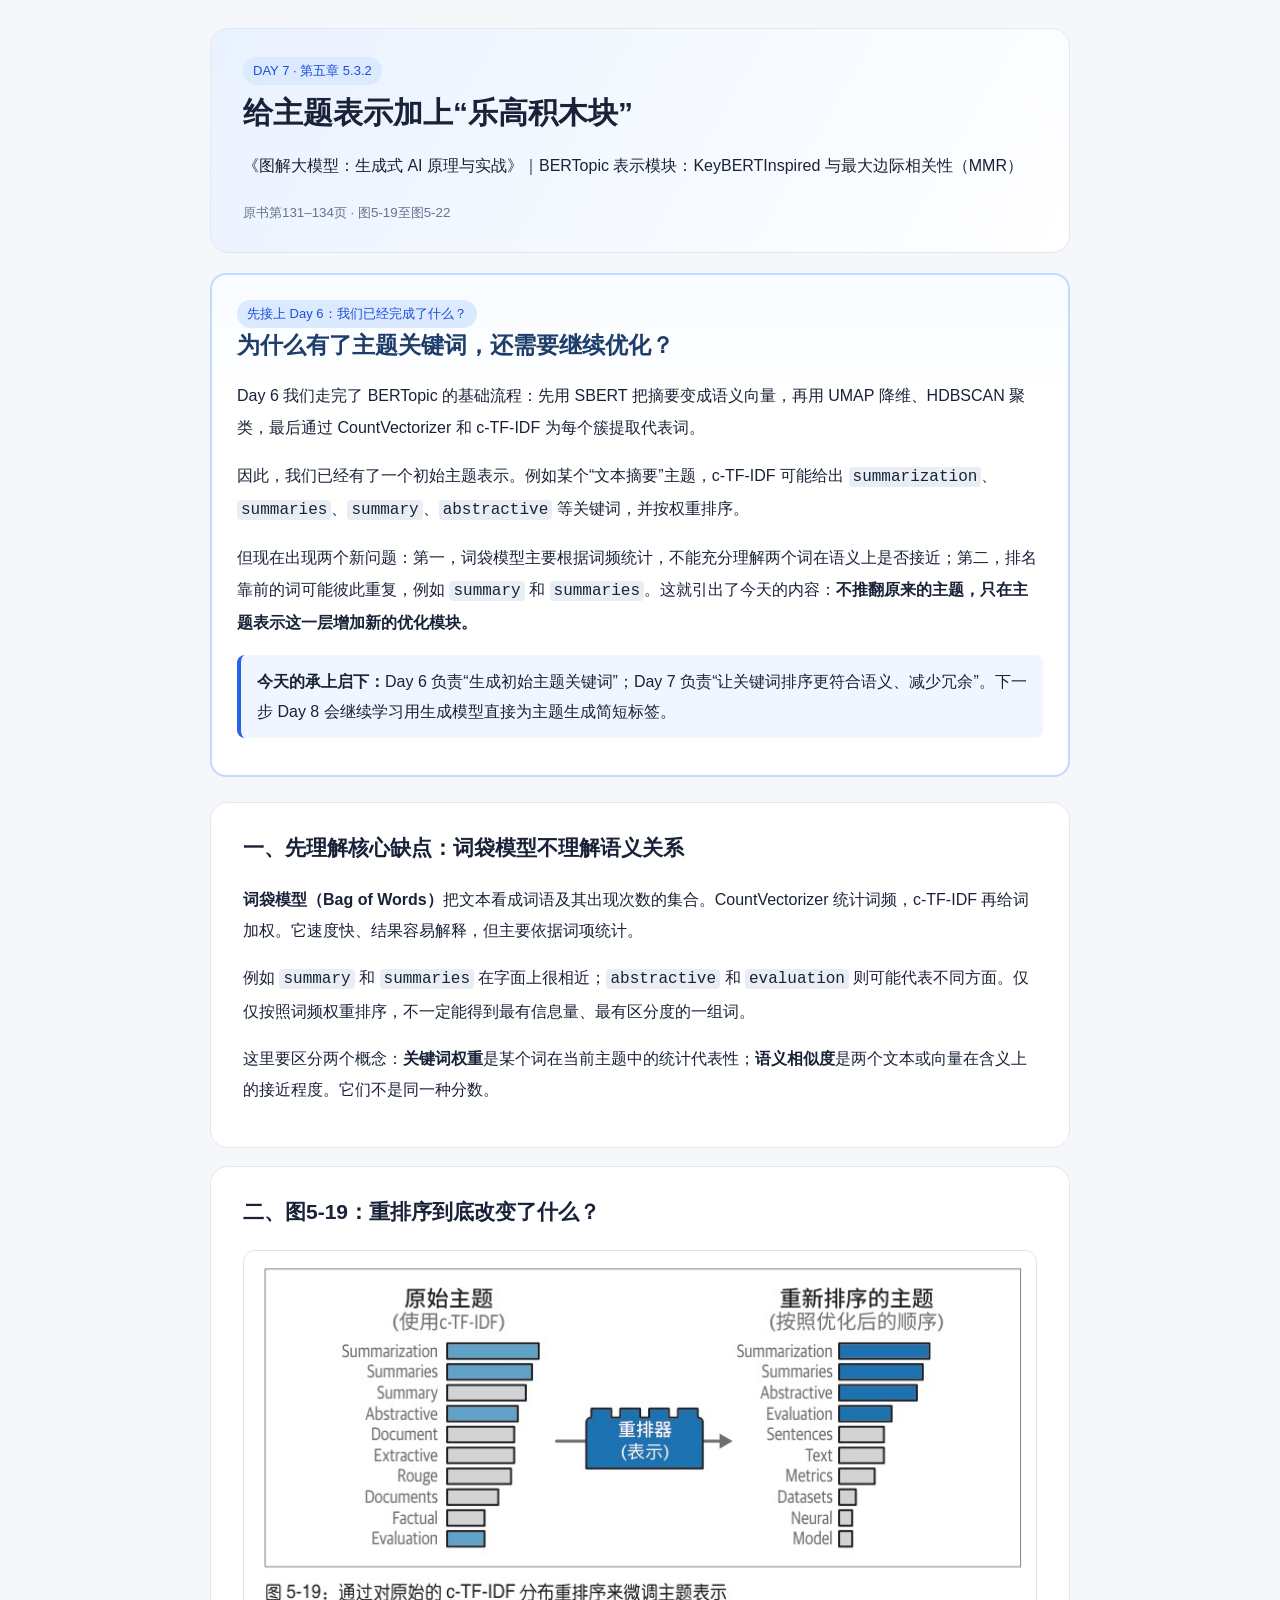
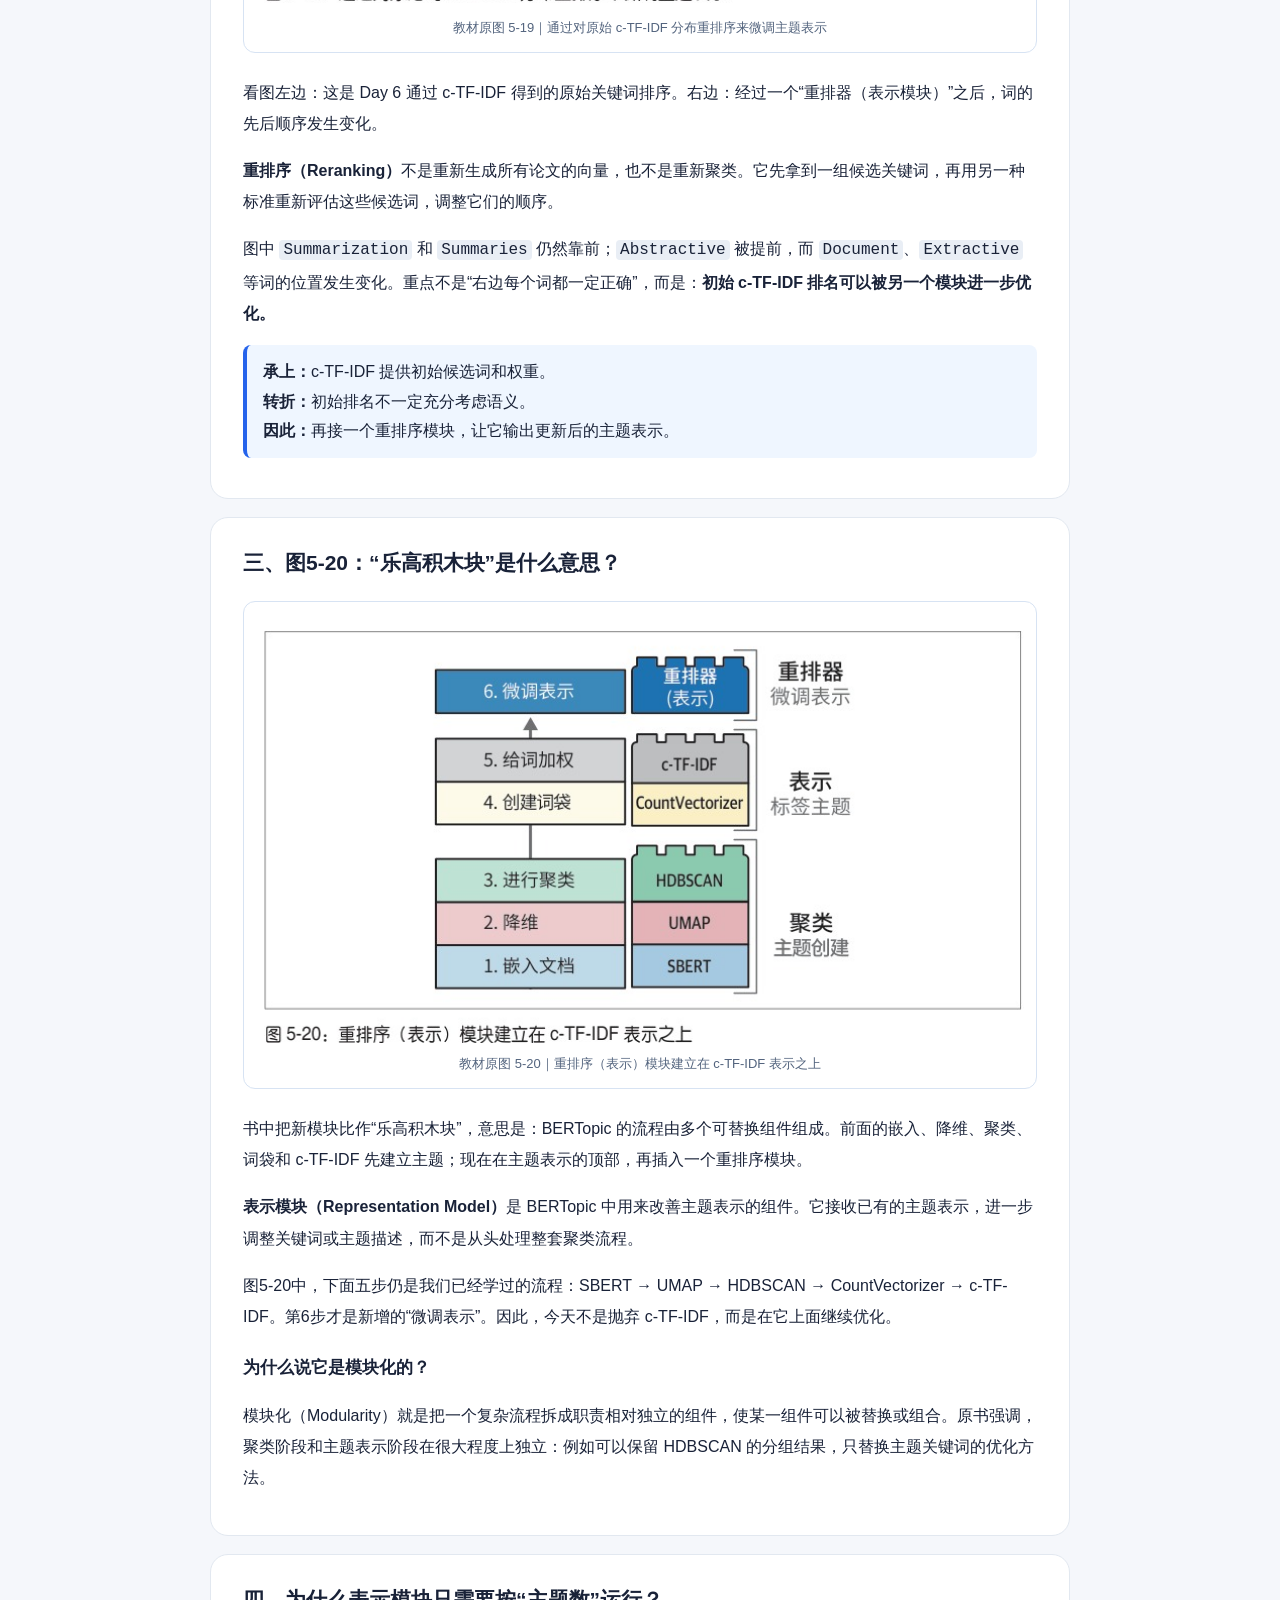
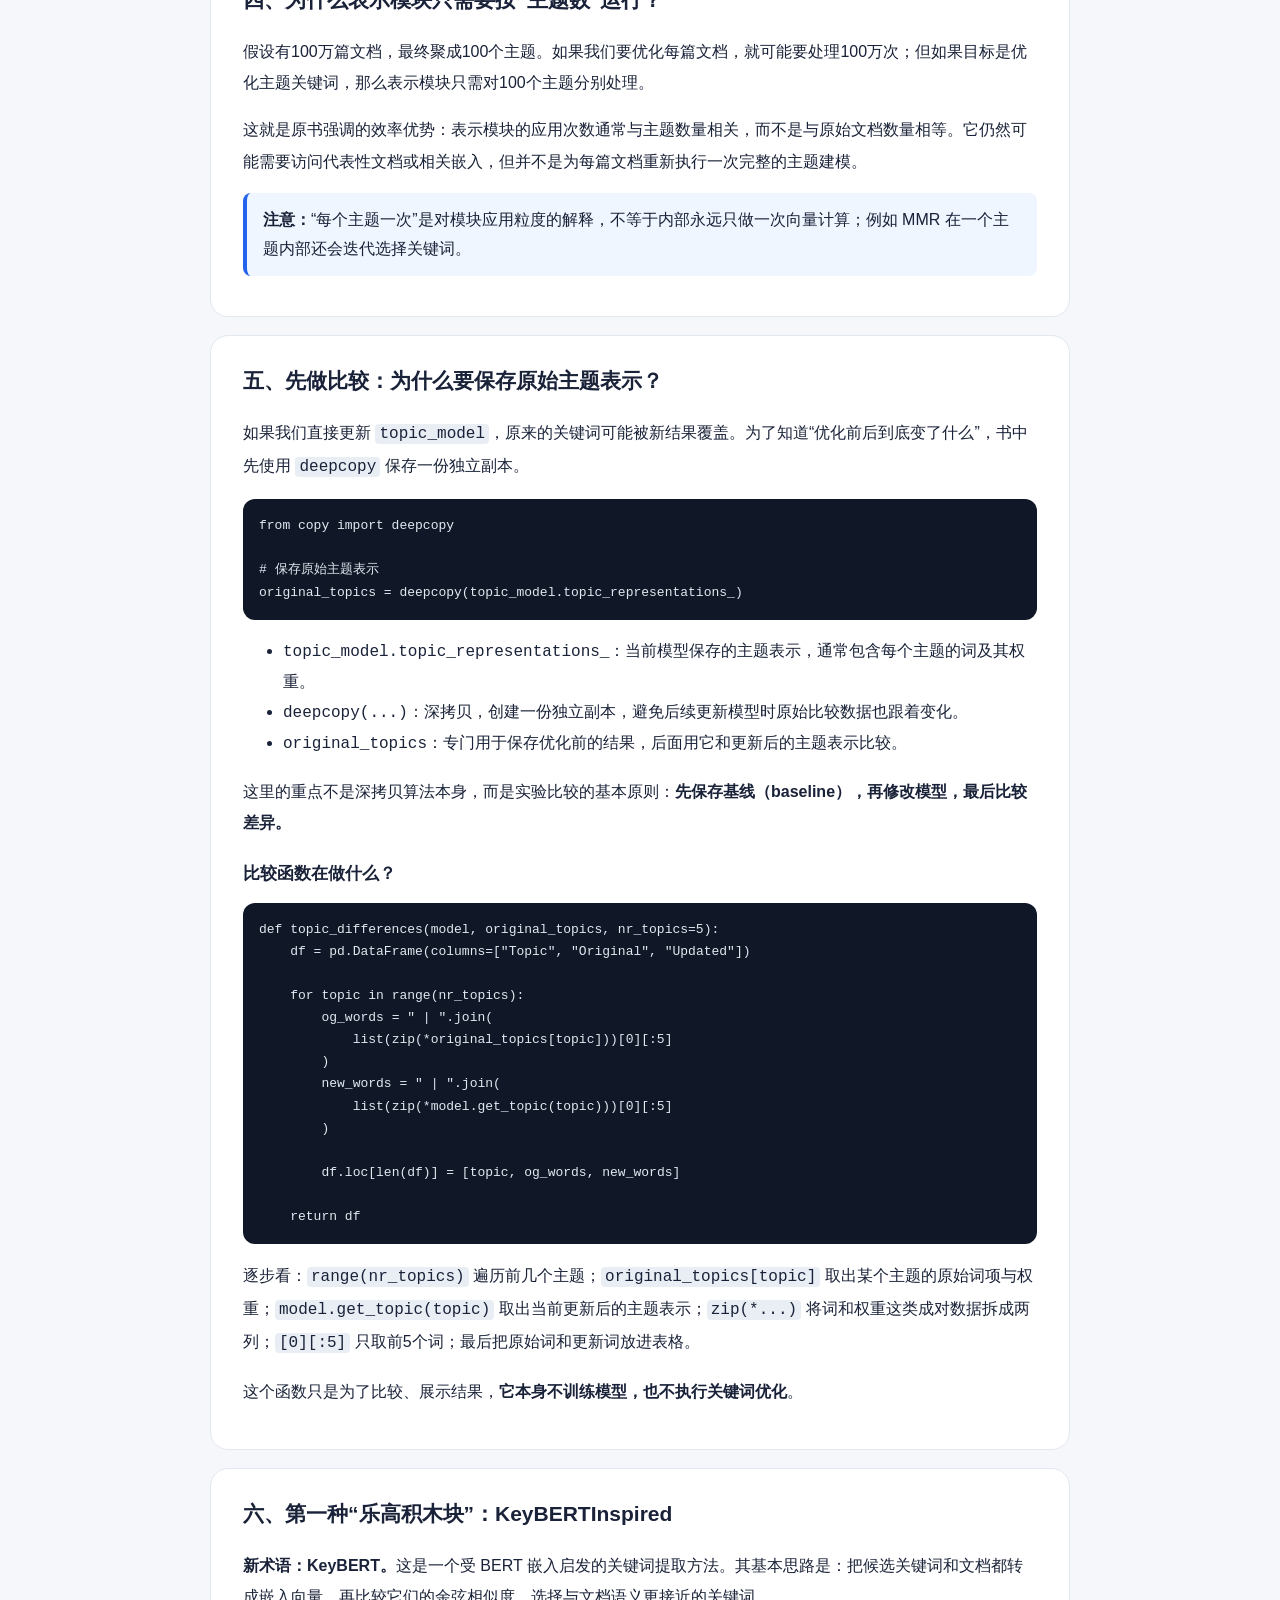
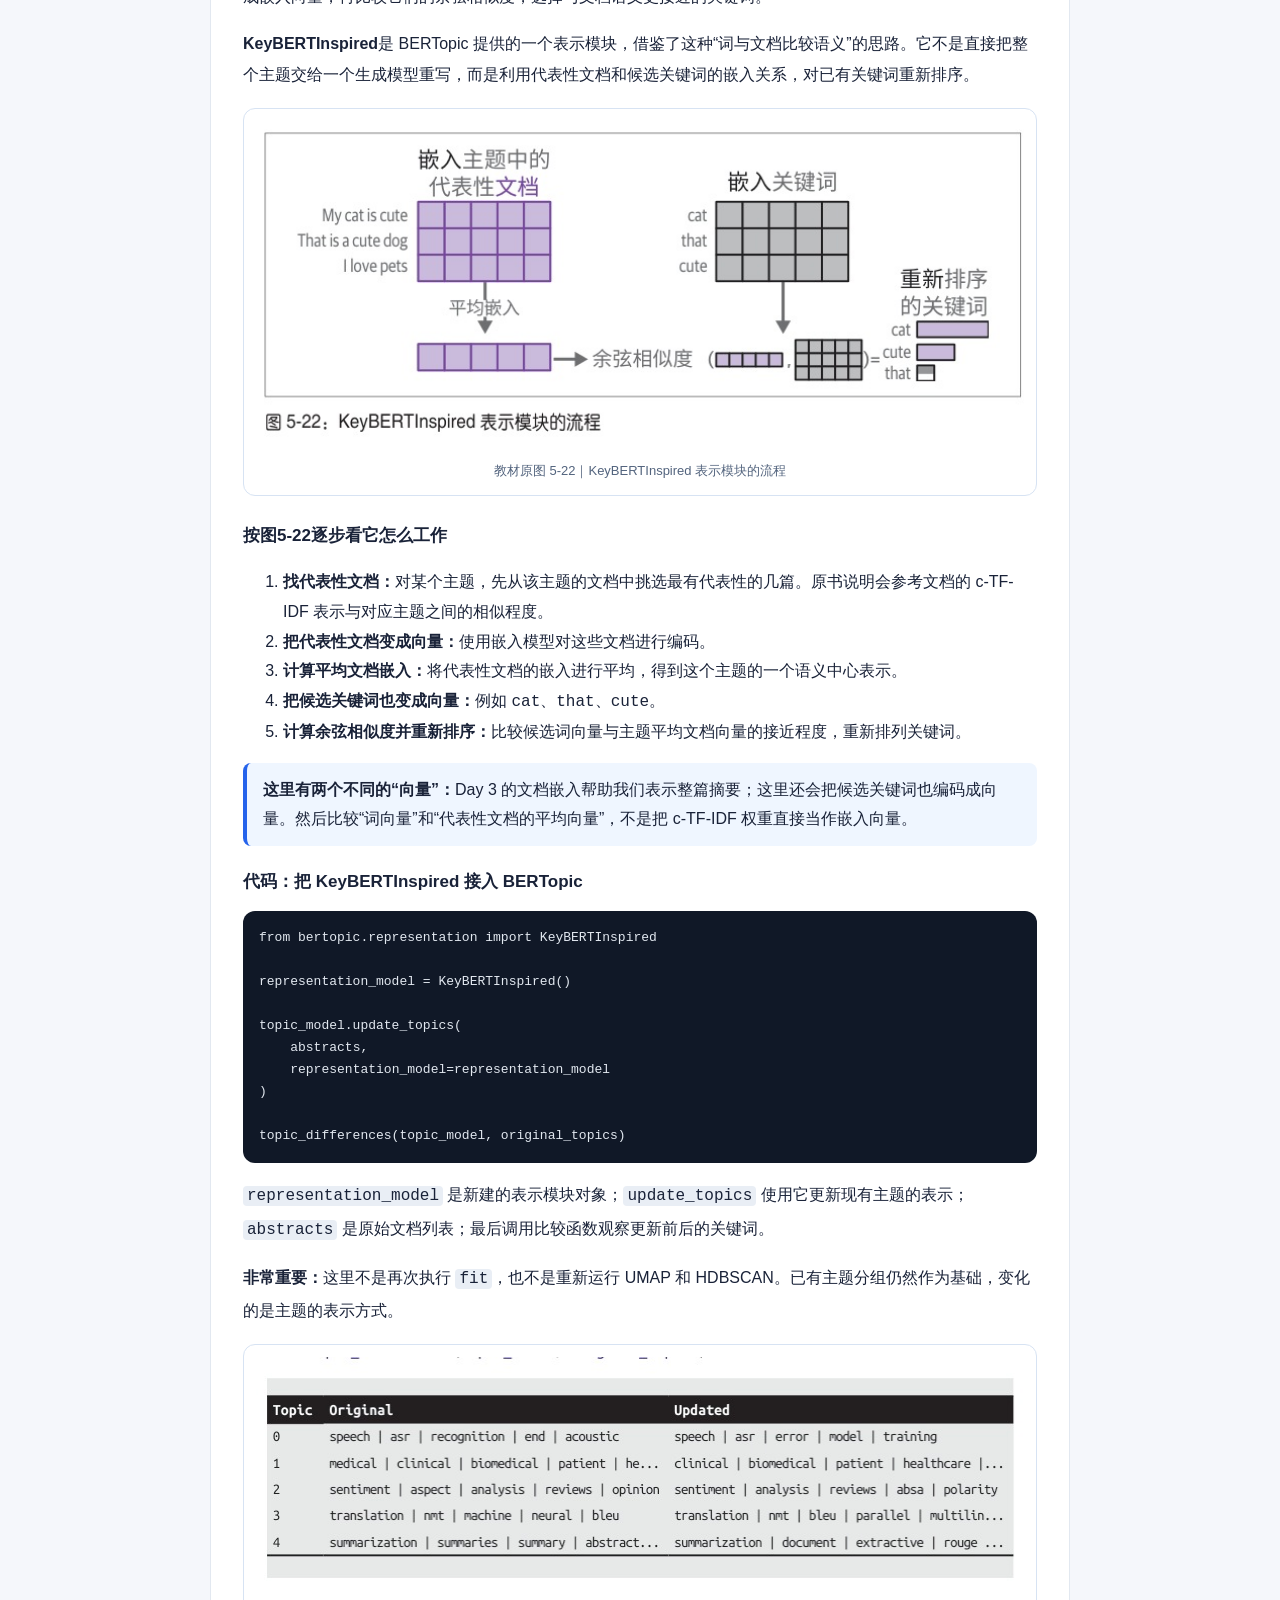
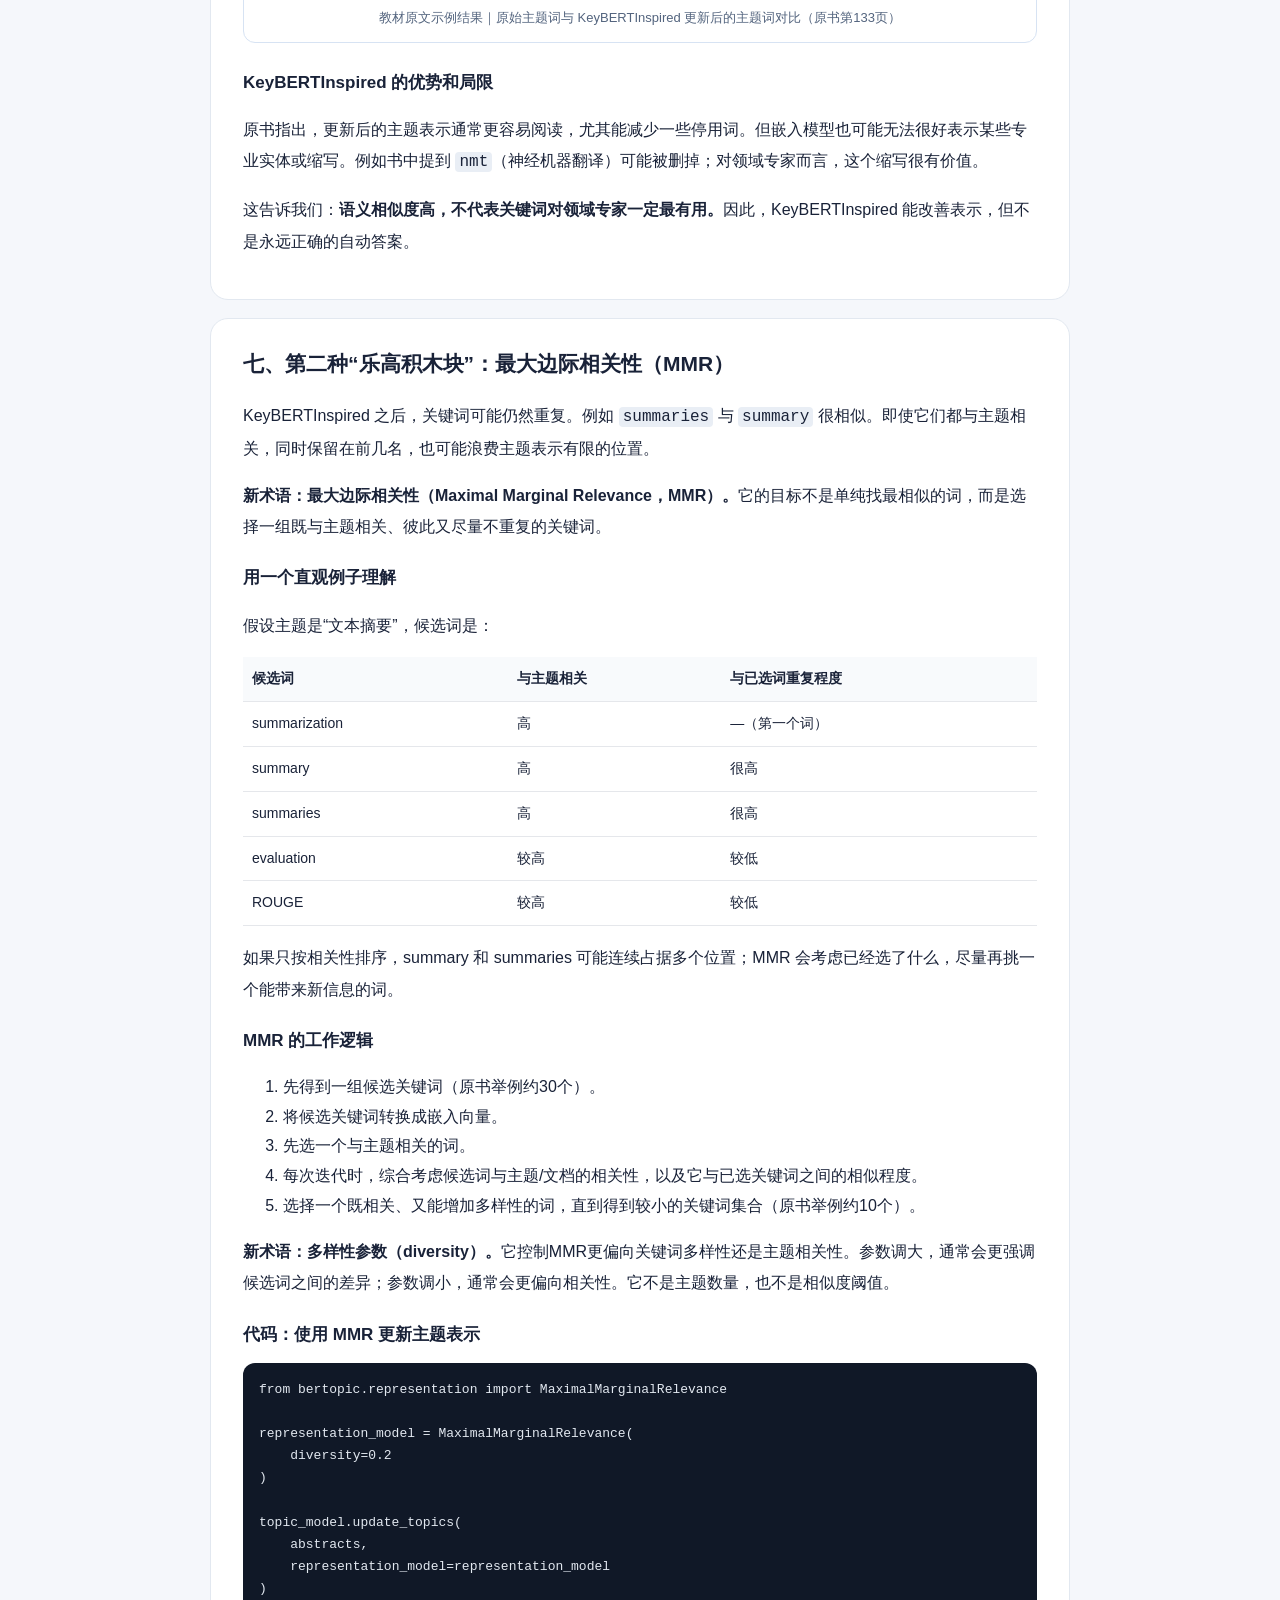
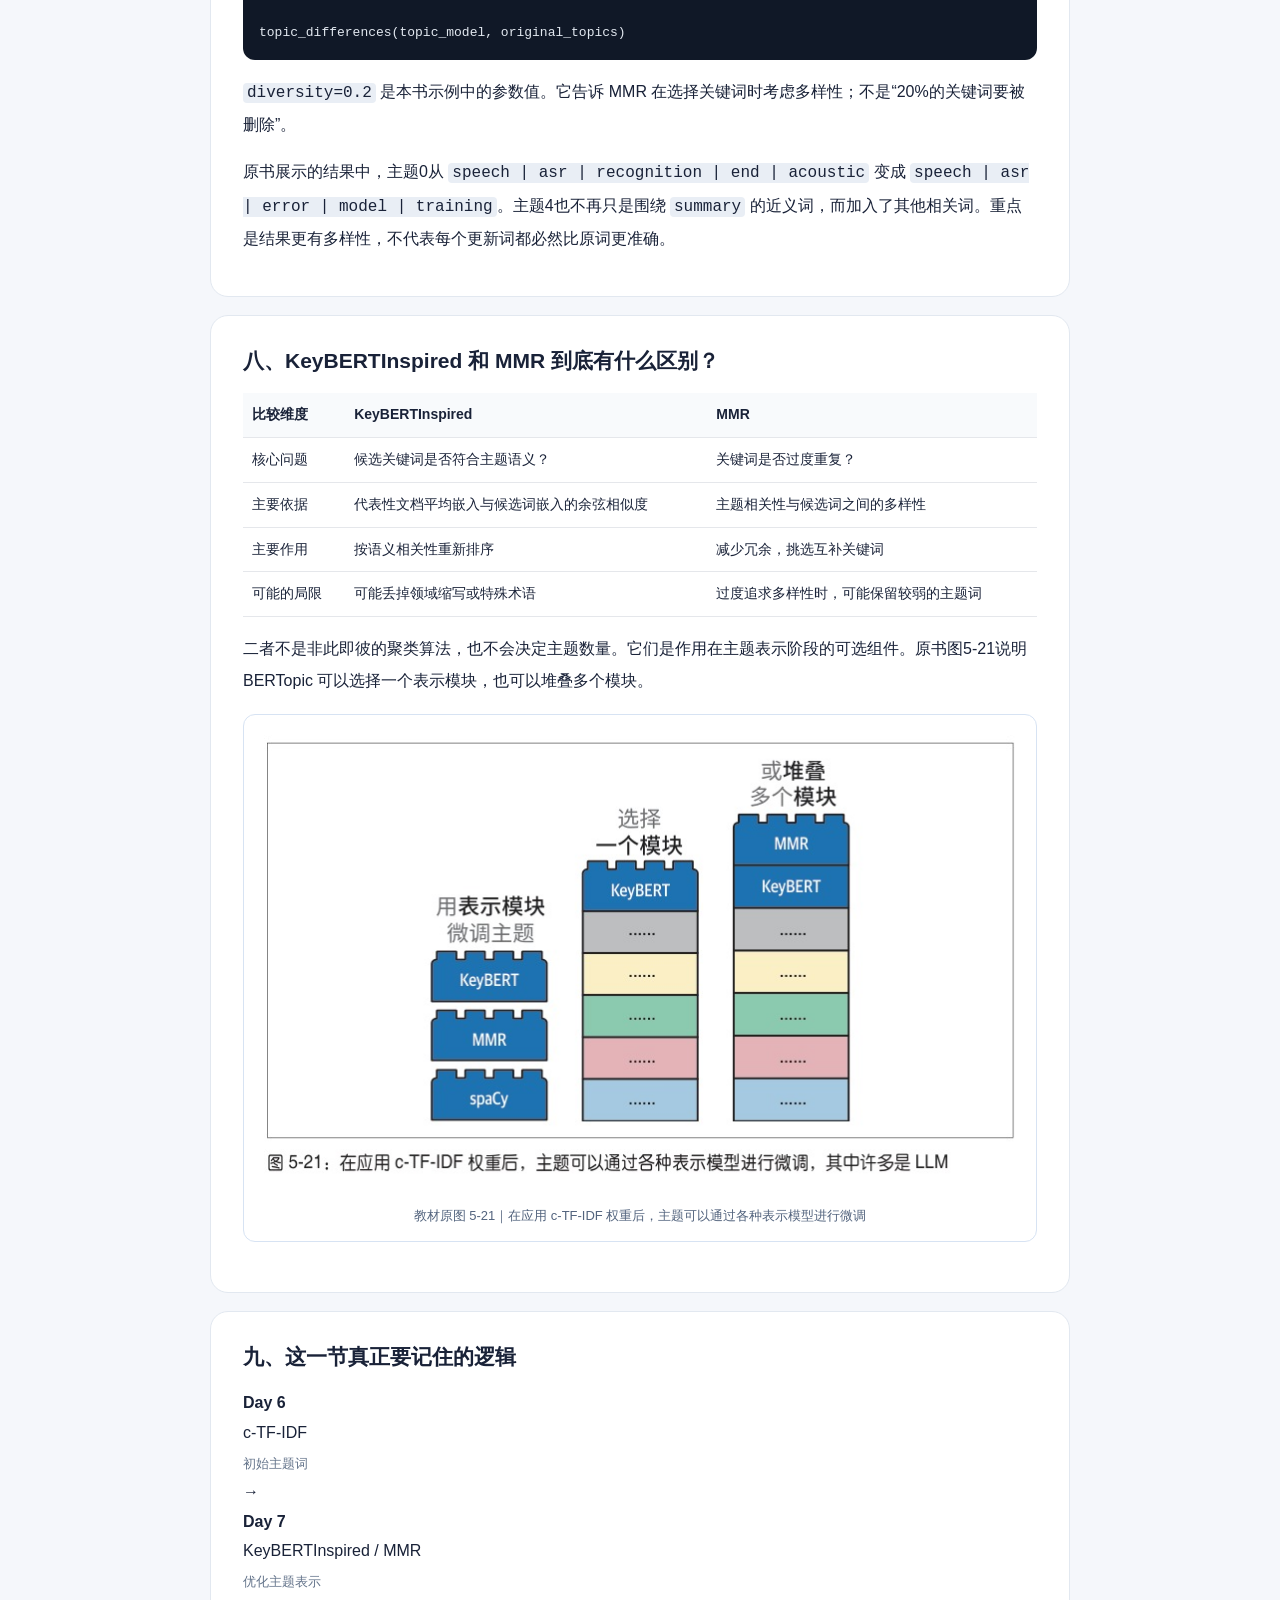
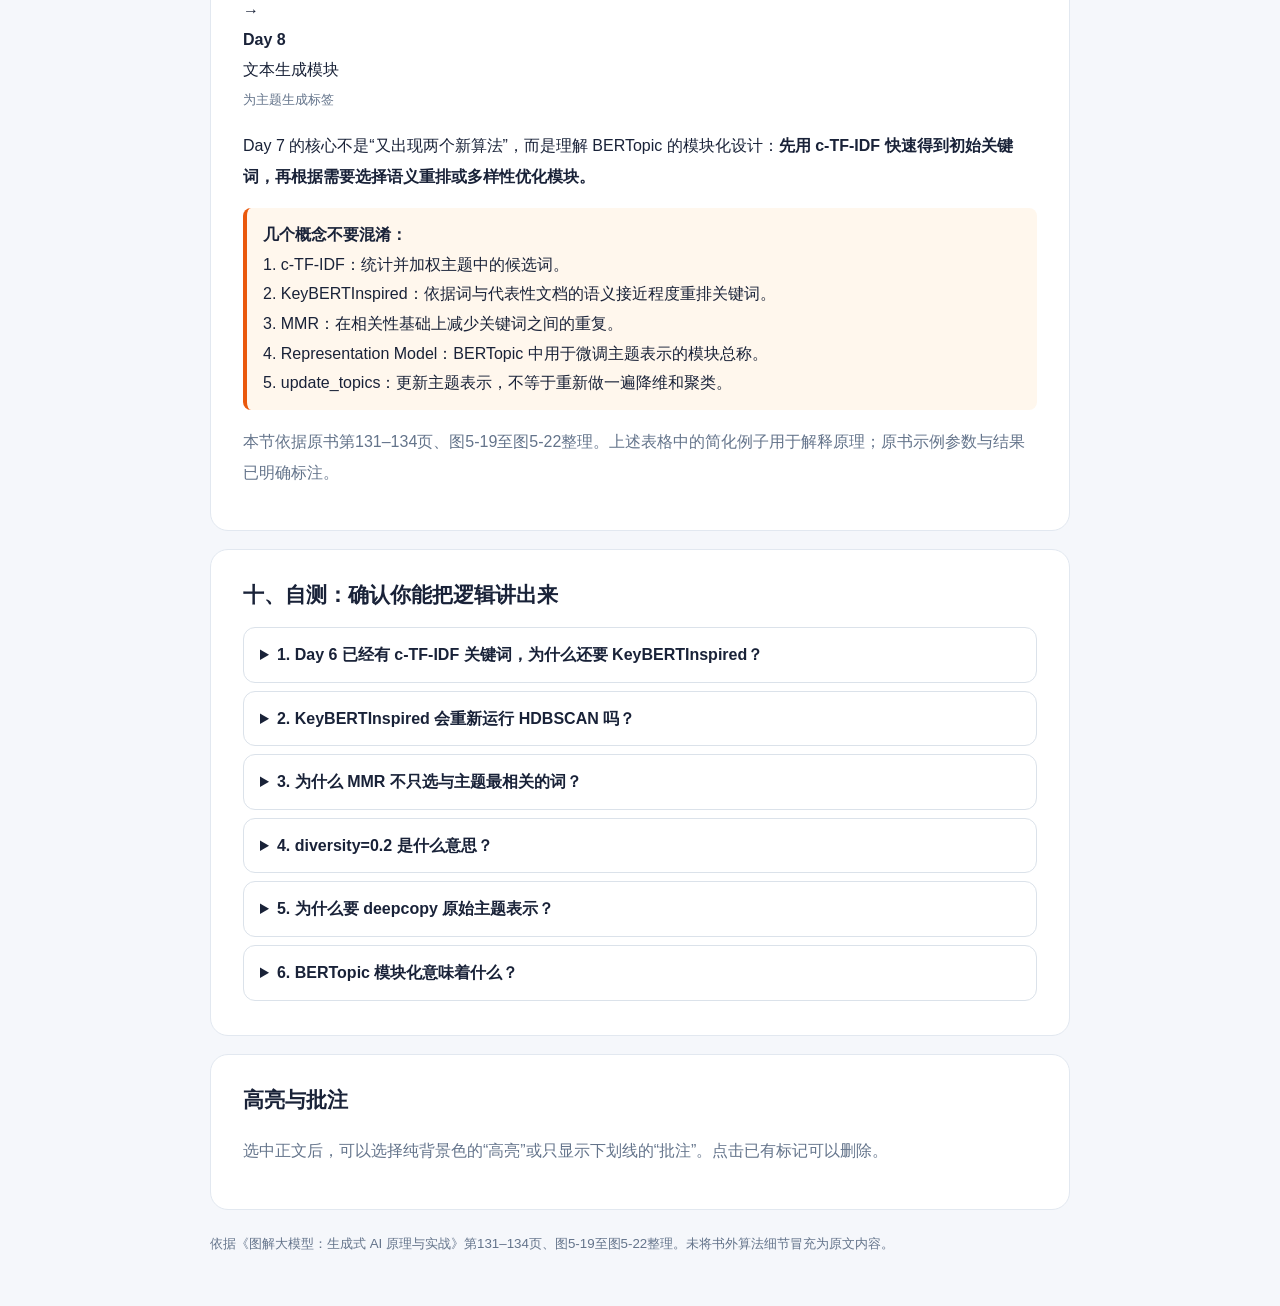
<file: day7.html>
<!doctype html>
<html lang="zh-CN"><head><meta charset="utf-8"><meta name="viewport" content="width=device-width,initial-scale=1">
<title>Day 7｜BERTopic 表示模块：KeyBERTInspired 与 MMR</title>
<style>
*{box-sizing:border-box}
body{margin:0;background:#f5f7fb;color:#192238;font:16px/1.85 -apple-system,BlinkMacSystemFont,"Segoe UI","PingFang SC",sans-serif}
.wrap{max-width:900px;margin:auto;padding:28px 20px 90px}
header,section{background:#fff;border:1px solid #e2e8f0;border-radius:18px;padding:26px 32px;margin-bottom:18px}
header{background:linear-gradient(120deg,#eaf2ff,#fff)}
h1{font-size:30px;line-height:1.35;margin:8px 0}
h2{font-size:21px;margin:0 0 12px}
h3{font-size:17px;margin:20px 0 8px}
p{line-height:1.95}
small,.muted{color:#64748b}
.pill{display:inline-block;color:#1d4ed8;background:#dbeafe;border-radius:20px;padding:2px 10px;font-size:13px}
.call,.explain{background:#eff6ff;padding:12px 16px;border-left:4px solid #2563eb;border-radius:8px;margin:14px 0}
.warn{background:#fff7ed;padding:12px 16px;border-left:4px solid #ea580c;border-radius:8px;margin:14px 0}
pre{background:#101827;color:#e2e8f0;padding:16px;border-radius:12px;white-space:pre-wrap;overflow:auto;font-size:13px;line-height:1.7}
code{font-family:ui-monospace,Consolas,monospace}
p code{background:#e9eef5;padding:1px 4px;border-radius:4px}
table{width:100%;border-collapse:collapse;font-size:14px}
th,td{border-bottom:1px solid #e5e7eb;padding:9px;text-align:left;vertical-align:top}
th{background:#f8fafc}
figure{margin:18px 0 24px;padding:12px;border:1px solid #d7e3f3;border-radius:12px;background:#fff}
figure img{display:block;width:100%;height:auto;max-width:780px;margin:auto}
figcaption{font-size:13px;color:#53647e;text-align:center;margin-top:9px}
.story{margin:20px 0 25px;padding:23px 25px;border:2px solid #bfdbfe;border-radius:16px;background:linear-gradient(180deg,#f8fbff 0%,#fff 25%)}
.story h2{color:#1d3e6b;font-size:23px;line-height:1.55}
.story h3{color:#1d4ed8;font-size:18px;margin:24px 0 8px}
.story p{line-height:2}
.formula{padding:16px;background:#101827;color:#f8fafc;border-radius:12px;font-family:ui-monospace,Consolas,monospace;overflow:auto}
details{border:1px solid #dbe2ea;padding:12px 16px;border-radius:12px;margin:8px 0;background:#fff}
summary{cursor:pointer;font-weight:600}
@media(max-width:600px){header,section{padding:20px}.wrap{padding:14px}.story{padding:18px 15px}}
</style>
<link rel="stylesheet" href="annotations.css">
<link rel="stylesheet" href="lesson-expanded.css">
</head>
<body data-study-day="7"><div class="wrap">
<header>
<span class="pill">DAY 7 · 第五章 5.3.2</span>
<h1>给主题表示加上“乐高积木块”</h1>
<p>《图解大模型：生成式 AI 原理与实战》｜BERTopic 表示模块：KeyBERTInspired 与最大边际相关性（MMR）</p>
<small>原书第131–134页 · 图5-19至图5-22</small>
</header>

<section class="story">
<div class="pill">先接上 Day 6：我们已经完成了什么？</div>
<h2>为什么有了主题关键词，还需要继续优化？</h2>
<p>Day 6 我们走完了 BERTopic 的基础流程：先用 SBERT 把摘要变成语义向量，再用 UMAP 降维、HDBSCAN 聚类，最后通过 CountVectorizer 和 c-TF-IDF 为每个簇提取代表词。</p>
<p>因此，我们已经有了一个初始主题表示。例如某个“文本摘要”主题，c-TF-IDF 可能给出 <code>summarization</code>、<code>summaries</code>、<code>summary</code>、<code>abstractive</code> 等关键词，并按权重排序。</p>
<p>但现在出现两个新问题：第一，词袋模型主要根据词频统计，不能充分理解两个词在语义上是否接近；第二，排名靠前的词可能彼此重复，例如 <code>summary</code> 和 <code>summaries</code>。这就引出了今天的内容：<b>不推翻原来的主题，只在主题表示这一层增加新的优化模块。</b></p>
<div class="explain"><b>今天的承上启下：</b>Day 6 负责“生成初始主题关键词”；Day 7 负责“让关键词排序更符合语义、减少冗余”。下一步 Day 8 会继续学习用生成模型直接为主题生成简短标签。</div>
</section>

<section>
<h2>一、先理解核心缺点：词袋模型不理解语义关系</h2>
<p><b>词袋模型（Bag of Words）</b>把文本看成词语及其出现次数的集合。CountVectorizer 统计词频，c-TF-IDF 再给词加权。它速度快、结果容易解释，但主要依据词项统计。</p>
<p>例如 <code>summary</code> 和 <code>summaries</code> 在字面上很相近；<code>abstractive</code> 和 <code>evaluation</code> 则可能代表不同方面。仅仅按照词频权重排序，不一定能得到最有信息量、最有区分度的一组词。</p>
<p>这里要区分两个概念：<b>关键词权重</b>是某个词在当前主题中的统计代表性；<b>语义相似度</b>是两个文本或向量在含义上的接近程度。它们不是同一种分数。</p>
</section>

<section>
<h2>二、图5-19：重排序到底改变了什么？</h2>
<figure><img src="[data-uri]" alt="原书图5-19：c-TF-IDF主题词重排序"><figcaption>教材原图 5-19｜通过对原始 c-TF-IDF 分布重排序来微调主题表示</figcaption></figure>
<p>看图左边：这是 Day 6 通过 c-TF-IDF 得到的原始关键词排序。右边：经过一个“重排器（表示模块）”之后，词的先后顺序发生变化。</p>
<p><b>重排序（Reranking）</b>不是重新生成所有论文的向量，也不是重新聚类。它先拿到一组候选关键词，再用另一种标准重新评估这些候选词，调整它们的顺序。</p>
<p>图中 <code>Summarization</code> 和 <code>Summaries</code> 仍然靠前；<code>Abstractive</code> 被提前，而 <code>Document</code>、<code>Extractive</code> 等词的位置发生变化。重点不是“右边每个词都一定正确”，而是：<b>初始 c-TF-IDF 排名可以被另一个模块进一步优化。</b></p>
<div class="explain"><b>承上：</b>c-TF-IDF 提供初始候选词和权重。<br><b>转折：</b>初始排名不一定充分考虑语义。<br><b>因此：</b>再接一个重排序模块，让它输出更新后的主题表示。</div>
</section>

<section>
<h2>三、图5-20：“乐高积木块”是什么意思？</h2>
<figure><img src="[data-uri]" alt="原书图5-20：BERTopic重排序表示模块"><figcaption>教材原图 5-20｜重排序（表示）模块建立在 c-TF-IDF 表示之上</figcaption></figure>
<p>书中把新模块比作“乐高积木块”，意思是：BERTopic 的流程由多个可替换组件组成。前面的嵌入、降维、聚类、词袋和 c-TF-IDF 先建立主题；现在在主题表示的顶部，再插入一个重排序模块。</p>
<p><b>表示模块（Representation Model）</b>是 BERTopic 中用来改善主题表示的组件。它接收已有的主题表示，进一步调整关键词或主题描述，而不是从头处理整套聚类流程。</p>
<p>图5-20中，下面五步仍是我们已经学过的流程：SBERT → UMAP → HDBSCAN → CountVectorizer → c-TF-IDF。第6步才是新增的“微调表示”。因此，今天不是抛弃 c-TF-IDF，而是在它上面继续优化。</p>
<h3>为什么说它是模块化的？</h3>
<p>模块化（Modularity）就是把一个复杂流程拆成职责相对独立的组件，使某一组件可以被替换或组合。原书强调，聚类阶段和主题表示阶段在很大程度上独立：例如可以保留 HDBSCAN 的分组结果，只替换主题关键词的优化方法。</p>
</section>

<section>
<h2>四、为什么表示模块只需要按“主题数”运行？</h2>
<p>假设有100万篇文档，最终聚成100个主题。如果我们要优化每篇文档，就可能要处理100万次；但如果目标是优化主题关键词，那么表示模块只需对100个主题分别处理。</p>
<p>这就是原书强调的效率优势：表示模块的应用次数通常与主题数量相关，而不是与原始文档数量相等。它仍然可能需要访问代表性文档或相关嵌入，但并不是为每篇文档重新执行一次完整的主题建模。</p>
<div class="call"><b>注意：</b>“每个主题一次”是对模块应用粒度的解释，不等于内部永远只做一次向量计算；例如 MMR 在一个主题内部还会迭代选择关键词。</div>
</section>

<section>
<h2>五、先做比较：为什么要保存原始主题表示？</h2>
<p>如果我们直接更新 <code>topic_model</code>，原来的关键词可能被新结果覆盖。为了知道“优化前后到底变了什么”，书中先使用 <code>deepcopy</code> 保存一份独立副本。</p>
<pre><code>from copy import deepcopy

# 保存原始主题表示
original_topics = deepcopy(topic_model.topic_representations_)</code></pre>
<ul>
<li><code>topic_model.topic_representations_</code>：当前模型保存的主题表示，通常包含每个主题的词及其权重。</li>
<li><code>deepcopy(...)</code>：深拷贝，创建一份独立副本，避免后续更新模型时原始比较数据也跟着变化。</li>
<li><code>original_topics</code>：专门用于保存优化前的结果，后面用它和更新后的主题表示比较。</li>
</ul>
<p>这里的重点不是深拷贝算法本身，而是实验比较的基本原则：<b>先保存基线（baseline），再修改模型，最后比较差异。</b></p>
<h3>比较函数在做什么？</h3>
<pre><code>def topic_differences(model, original_topics, nr_topics=5):
    df = pd.DataFrame(columns=["Topic", "Original", "Updated"])

    for topic in range(nr_topics):
        og_words = " | ".join(
            list(zip(*original_topics[topic]))[0][:5]
        )
        new_words = " | ".join(
            list(zip(*model.get_topic(topic)))[0][:5]
        )

        df.loc[len(df)] = [topic, og_words, new_words]

    return df</code></pre>
<p>逐步看：<code>range(nr_topics)</code> 遍历前几个主题；<code>original_topics[topic]</code> 取出某个主题的原始词项与权重；<code>model.get_topic(topic)</code> 取出当前更新后的主题表示；<code>zip(*...)</code> 将词和权重这类成对数据拆成两列；<code>[0][:5]</code> 只取前5个词；最后把原始词和更新词放进表格。</p>
<p>这个函数只是为了比较、展示结果，<b>它本身不训练模型，也不执行关键词优化</b>。</p>
</section>

<section>
<h2>六、第一种“乐高积木块”：KeyBERTInspired</h2>
<p><b>新术语：KeyBERT。</b>这是一个受 BERT 嵌入启发的关键词提取方法。其基本思路是：把候选关键词和文档都转成嵌入向量，再比较它们的余弦相似度，选择与文档语义更接近的关键词。</p>
<p><b>KeyBERTInspired</b>是 BERTopic 提供的一个表示模块，借鉴了这种“词与文档比较语义”的思路。它不是直接把整个主题交给一个生成模型重写，而是利用代表性文档和候选关键词的嵌入关系，对已有关键词重新排序。</p>
<figure><img src="[data-uri]" alt="原书图5-22：KeyBERTInspired表示模块流程"><figcaption>教材原图 5-22｜KeyBERTInspired 表示模块的流程</figcaption></figure>
<h3>按图5-22逐步看它怎么工作</h3>
<ol>
<li><b>找代表性文档：</b>对某个主题，先从该主题的文档中挑选最有代表性的几篇。原书说明会参考文档的 c-TF-IDF 表示与对应主题之间的相似程度。</li>
<li><b>把代表性文档变成向量：</b>使用嵌入模型对这些文档进行编码。</li>
<li><b>计算平均文档嵌入：</b>将代表性文档的嵌入进行平均，得到这个主题的一个语义中心表示。</li>
<li><b>把候选关键词也变成向量：</b>例如 <code>cat</code>、<code>that</code>、<code>cute</code>。</li>
<li><b>计算余弦相似度并重新排序：</b>比较候选词向量与主题平均文档向量的接近程度，重新排列关键词。</li>
</ol>
<div class="explain"><b>这里有两个不同的“向量”：</b>Day 3 的文档嵌入帮助我们表示整篇摘要；这里还会把候选关键词也编码成向量。然后比较“词向量”和“代表性文档的平均向量”，不是把 c-TF-IDF 权重直接当作嵌入向量。</div>
<h3>代码：把 KeyBERTInspired 接入 BERTopic</h3>
<pre><code>from bertopic.representation import KeyBERTInspired

representation_model = KeyBERTInspired()

topic_model.update_topics(
    abstracts,
    representation_model=representation_model
)

topic_differences(topic_model, original_topics)</code></pre>
<p><code>representation_model</code> 是新建的表示模块对象；<code>update_topics</code> 使用它更新现有主题的表示；<code>abstracts</code> 是原始文档列表；最后调用比较函数观察更新前后的关键词。</p>
<p><b>非常重要：</b>这里不是再次执行 <code>fit</code>，也不是重新运行 UMAP 和 HDBSCAN。已有主题分组仍然作为基础，变化的是主题的表示方式。</p>
<figure><img src="[data-uri]" alt="原书KeyBERTInspired更新前后关键词对比"><figcaption>教材原文示例结果｜原始主题词与 KeyBERTInspired 更新后的主题词对比（原书第133页）</figcaption></figure>
<h3>KeyBERTInspired 的优势和局限</h3>
<p>原书指出，更新后的主题表示通常更容易阅读，尤其能减少一些停用词。但嵌入模型也可能无法很好表示某些专业实体或缩写。例如书中提到 <code>nmt</code>（神经机器翻译）可能被删掉；对领域专家而言，这个缩写很有价值。</p>
<p>这告诉我们：<b>语义相似度高，不代表关键词对领域专家一定最有用。</b>因此，KeyBERTInspired 能改善表示，但不是永远正确的自动答案。</p>
</section>

<section>
<h2>七、第二种“乐高积木块”：最大边际相关性（MMR）</h2>
<p>KeyBERTInspired 之后，关键词可能仍然重复。例如 <code>summaries</code> 与 <code>summary</code> 很相似。即使它们都与主题相关，同时保留在前几名，也可能浪费主题表示有限的位置。</p>
<p><b>新术语：最大边际相关性（Maximal Marginal Relevance，MMR）。</b>它的目标不是单纯找最相似的词，而是选择一组既与主题相关、彼此又尽量不重复的关键词。</p>
<h3>用一个直观例子理解</h3>
<p>假设主题是“文本摘要”，候选词是：</p>
<table><thead><tr><th>候选词</th><th>与主题相关</th><th>与已选词重复程度</th></tr></thead><tbody>
<tr><td>summarization</td><td>高</td><td>—（第一个词）</td></tr>
<tr><td>summary</td><td>高</td><td>很高</td></tr>
<tr><td>summaries</td><td>高</td><td>很高</td></tr>
<tr><td>evaluation</td><td>较高</td><td>较低</td></tr>
<tr><td>ROUGE</td><td>较高</td><td>较低</td></tr>
</tbody></table>
<p>如果只按相关性排序，summary 和 summaries 可能连续占据多个位置；MMR 会考虑已经选了什么，尽量再挑一个能带来新信息的词。</p>
<h3>MMR 的工作逻辑</h3>
<ol>
<li>先得到一组候选关键词（原书举例约30个）。</li>
<li>将候选关键词转换成嵌入向量。</li>
<li>先选一个与主题相关的词。</li>
<li>每次迭代时，综合考虑候选词与主题/文档的相关性，以及它与已选关键词之间的相似程度。</li>
<li>选择一个既相关、又能增加多样性的词，直到得到较小的关键词集合（原书举例约10个）。</li>
</ol>
<p><b>新术语：多样性参数（diversity）。</b>它控制MMR更偏向关键词多样性还是主题相关性。参数调大，通常会更强调候选词之间的差异；参数调小，通常会更偏向相关性。它不是主题数量，也不是相似度阈值。</p>
<h3>代码：使用 MMR 更新主题表示</h3>
<pre><code>from bertopic.representation import MaximalMarginalRelevance

representation_model = MaximalMarginalRelevance(
    diversity=0.2
)

topic_model.update_topics(
    abstracts,
    representation_model=representation_model
)

topic_differences(topic_model, original_topics)</code></pre>
<p><code>diversity=0.2</code> 是本书示例中的参数值。它告诉 MMR 在选择关键词时考虑多样性；不是“20%的关键词要被删除”。</p>
<p>原书展示的结果中，主题0从 <code>speech | asr | recognition | end | acoustic</code> 变成 <code>speech | asr | error | model | training</code>。主题4也不再只是围绕 <code>summary</code> 的近义词，而加入了其他相关词。重点是结果更有多样性，不代表每个更新词都必然比原词更准确。</p>
</section>

<section>
<h2>八、KeyBERTInspired 和 MMR 到底有什么区别？</h2>
<table><thead><tr><th>比较维度</th><th>KeyBERTInspired</th><th>MMR</th></tr></thead><tbody>
<tr><td>核心问题</td><td>候选关键词是否符合主题语义？</td><td>关键词是否过度重复？</td></tr>
<tr><td>主要依据</td><td>代表性文档平均嵌入与候选词嵌入的余弦相似度</td><td>主题相关性与候选词之间的多样性</td></tr>
<tr><td>主要作用</td><td>按语义相关性重新排序</td><td>减少冗余，挑选互补关键词</td></tr>
<tr><td>可能的局限</td><td>可能丢掉领域缩写或特殊术语</td><td>过度追求多样性时，可能保留较弱的主题词</td></tr>
</tbody></table>
<p>二者不是非此即彼的聚类算法，也不会决定主题数量。它们是作用在主题表示阶段的可选组件。原书图5-21说明 BERTopic 可以选择一个表示模块，也可以堆叠多个模块。</p>
<figure><img src="[data-uri]" alt="原书图5-21：选择或堆叠表示模块"><figcaption>教材原图 5-21｜在应用 c-TF-IDF 权重后，主题可以通过各种表示模型进行微调</figcaption></figure>
</section>

<section>
<h2>九、这一节真正要记住的逻辑</h2>
<div class="flow">
<div class="step"><b>Day 6</b><br>c-TF-IDF<br><small>初始主题词</small></div><div class="arrow">→</div>
<div class="step"><b>Day 7</b><br>KeyBERTInspired / MMR<br><small>优化主题表示</small></div><div class="arrow">→</div>
<div class="step"><b>Day 8</b><br>文本生成模块<br><small>为主题生成标签</small></div>
</div>
<p>Day 7 的核心不是“又出现两个新算法”，而是理解 BERTopic 的模块化设计：<b>先用 c-TF-IDF 快速得到初始关键词，再根据需要选择语义重排或多样性优化模块。</b></p>
<div class="warn"><b>几个概念不要混淆：</b><br>
1. c-TF-IDF：统计并加权主题中的候选词。<br>
2. KeyBERTInspired：依据词与代表性文档的语义接近程度重排关键词。<br>
3. MMR：在相关性基础上减少关键词之间的重复。<br>
4. Representation Model：BERTopic 中用于微调主题表示的模块总称。<br>
5. update_topics：更新主题表示，不等于重新做一遍降维和聚类。
</div>
<p class="muted">本节依据原书第131–134页、图5-19至图5-22整理。上述表格中的简化例子用于解释原理；原书示例参数与结果已明确标注。</p>
</section>

<section>
<h2>十、自测：确认你能把逻辑讲出来</h2>
<details><summary>1. Day 6 已经有 c-TF-IDF 关键词，为什么还要 KeyBERTInspired？</summary><p>c-TF-IDF 根据词频与类间分布产生初始排序，但词袋统计不充分考虑语义。KeyBERTInspired 借助嵌入向量比较候选关键词与代表性文档的语义接近程度，进一步重排。</p></details>
<details><summary>2. KeyBERTInspired 会重新运行 HDBSCAN 吗？</summary><p>不会。它在已有主题基础上更新主题表示，不需要重新执行降维和聚类。</p></details>
<details><summary>3. 为什么 MMR 不只选与主题最相关的词？</summary><p>因为最相关的词可能彼此高度相似，例如 summary 和 summaries。MMR 同时考虑相关性和多样性，避免关键词列表被近义词占满。</p></details>
<details><summary>4. diversity=0.2 是什么意思？</summary><p>它是控制关键词多样性取向的参数，不是20%的关键词比例，也不是簇数。具体效果应结合模型与数据观察。</p></details>
<details><summary>5. 为什么要 deepcopy 原始主题表示？</summary><p>为了保留优化前的独立副本，避免更新主题表示后失去比较基线。</p></details>
<details><summary>6. BERTopic 模块化意味着什么？</summary><p>嵌入、降维、聚类和主题表示由不同组件承担；可以替换某个组件或叠加表示模块，而不必把整个流程推倒重来。</p></details>
</section>

<section><h2>高亮与批注</h2><p class="muted">选中正文后，可以选择纯背景色的“高亮”或只显示下划线的“批注”。点击已有标记可以删除。</p></section>
<small>依据《图解大模型：生成式 AI 原理与实战》第131–134页、图5-19至图5-22整理。未将书外算法细节冒充为原文内容。</small>
</div>
<script src="annotations.js"></script></body></html>
</file>
<file: annotations.css>
/* Study annotations V4: CSS Custom Highlight API; never modify article HTML. */
::highlight(study-reading-highlight){background-color:#ffe58b}
::highlight(study-reading-annotation){text-decoration-line:underline;text-decoration-style:solid;text-decoration-color:#2563eb;text-decoration-thickness:2px}
.study-select-actions{position:fixed;display:none;z-index:9999;align-items:center;gap:7px;background:#fff;border:1px solid #dbe3ef;border-radius:12px;box-shadow:0 8px 30px #11182730;padding:7px;font:13px/1.4 -apple-system,BlinkMacSystemFont,"PingFang SC","Microsoft YaHei",sans-serif}
.study-select-actions button{border:1px solid #cbd5e1;border-radius:7px;padding:7px 11px;background:#fff;color:#1e293b;cursor:pointer;font:600 13px/1.4 inherit}
.study-select-actions .study-hl-btn{background:#fff1aa;border-color:#eac864}
.study-select-actions .study-note-btn{background:#eaf2ff;border-color:#93c5fd;color:#1d4ed8}
.study-select-actions .study-error{font-size:12px;color:#b42318;max-width:180px}
.study-note-dialog,.study-note-popover{position:fixed;display:none;z-index:9998;right:18px;bottom:18px;width:min(370px,calc(100vw - 36px));background:#fff;color:#182335;border:1px solid #dbe3ef;border-radius:14px;box-shadow:0 18px 45px #0f172a30;padding:17px;font:14px/1.5 -apple-system,BlinkMacSystemFont,"PingFang SC","Microsoft YaHei",sans-serif}
.study-note-dialog h3,.study-note-popover h3{margin:0 0 8px;font-size:16px}
.study-note-dialog .study-quote,.study-note-popover .study-quote{font-size:12px;color:#475569;background:#f8fafc;padding:9px;border-radius:7px;max-height:86px;overflow:auto;margin:10px 0;white-space:pre-wrap}
.study-note-dialog textarea{display:block;width:100%;box-sizing:border-box;min-height:112px;resize:vertical;padding:10px;border:1px solid #cbd5e1;border-radius:9px;font:14px/1.6 inherit}
.study-note-actions{display:flex;justify-content:flex-end;gap:8px;margin-top:12px}
.study-note-actions button{border:1px solid #cbd5e1;border-radius:8px;background:white;padding:7px 12px;cursor:pointer}
.study-note-actions .primary{background:#2563eb;color:#fff;border-color:#2563eb}
.study-note-status{min-height:20px;color:#b42318;font-size:12px;margin-top:6px}
.study-note-popover .study-text{white-space:pre-wrap;overflow-wrap:anywhere}
.study-note-popover .study-close{float:right;background:transparent;border:0;font-size:20px;cursor:pointer}
@media(max-width:650px){.study-note-dialog,.study-note-popover{right:10px;bottom:10px;width:calc(100vw - 20px)}}
</file>
<file: lesson-expanded.css>
/* Expanded lesson reading system */
.study-longread{margin:24px 0 0;border-top:4px solid #dbeafe;padding-top:18px}
.study-longread h2{font-size:22px;margin:28px 0 12px;color:#18335a}
.study-longread h3{font-size:18px;margin:23px 0 9px;color:#1e40af}
.study-longread p{line-height:1.95}
.study-longread .explain{background:#f1f5fb;padding:14px 16px;margin:14px 0;border-radius:12px;border-left:3px solid #60a5fa}
.study-longread .warn{background:#fff7ed;border-left:3px solid #fb923c;padding:13px 16px;border-radius:12px;margin:14px 0}
.study-longread figure{border:1px solid #e2e8f0;background:#fff;padding:12px;margin:18px 0;border-radius:14px}
.study-longread figure img{display:block;width:100%;max-width:100%;height:auto;object-fit:contain}
.study-longread figcaption{font-size:13px;color:#64748b;margin-top:9px;line-height:1.7;text-align:center}
.study-longread .formula{background:#f8fafc;border:1px solid #e2e8f0;padding:16px;border-radius:10px;font:600 16px/1.8 ui-monospace,Consolas,monospace;overflow-x:auto;white-space:pre-wrap}
.study-longread .kicker{font-size:12px;font-weight:800;letter-spacing:.07em;color:#2563eb}
.study-longread table{font-size:14px}
.study-longread td,.study-longread th{vertical-align:top}
.study-longread details{background:#fff}
.study-longread .page-ref{font-size:12px;color:#64748b;font-weight:500}

/* Narrative-first course notes */
.study-story{margin:20px 0 25px!important;padding:23px 25px!important;border:2px solid #bfdbfe!important;border-radius:16px!important;background:linear-gradient(180deg,#f8fbff 0%,#fff 25%)!important}
.study-story h2{color:#1d3e6b!important;font-size:23px!important;line-height:1.55!important}
.study-story h3{color:#1d4ed8!important;font-size:18px!important;margin:24px 0 8px!important}
.study-story p{line-height:2!important}
.study-story .explain{background:#eff6ff!important;border-left:4px solid #3b82f6!important}
.study-story .warn{background:#fff7ed!important;border-left:4px solid #f59e0b!important}
@media(max-width:600px){.study-story{padding:18px 15px!important}}
</file>
